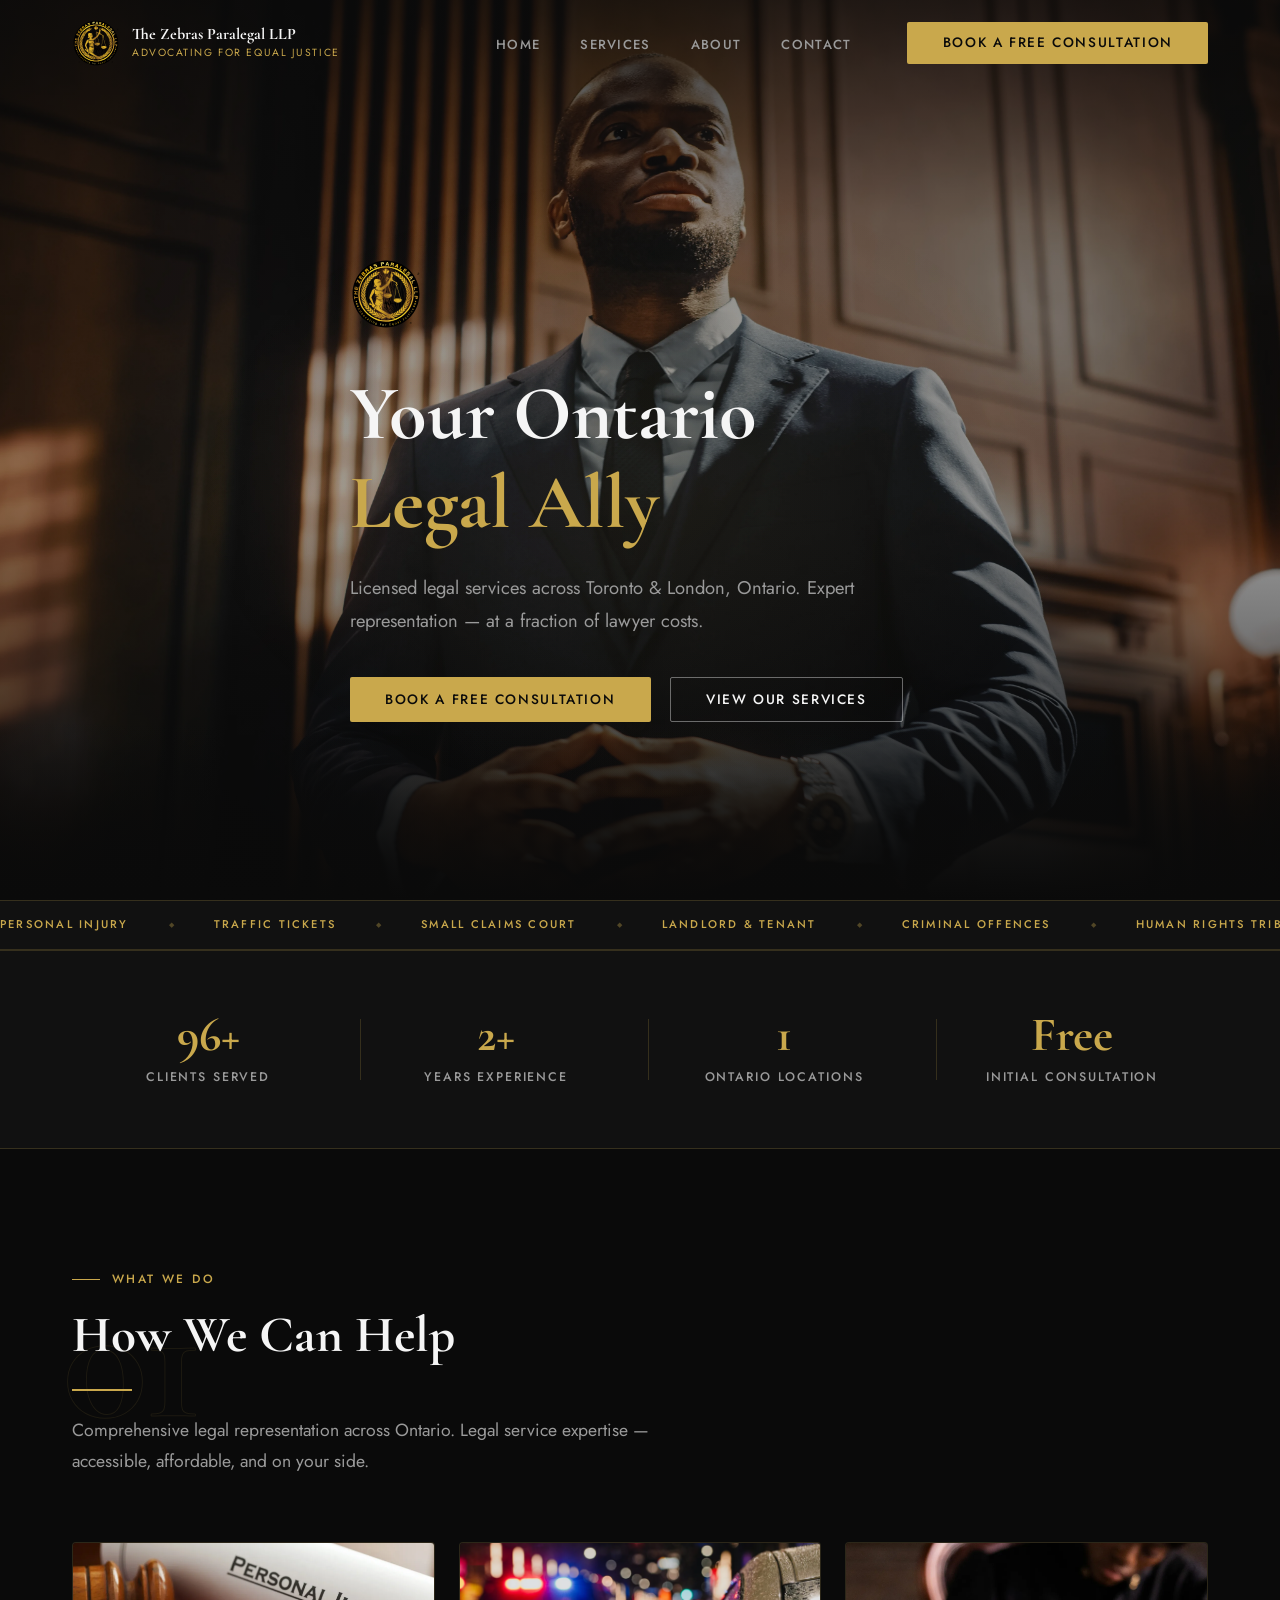
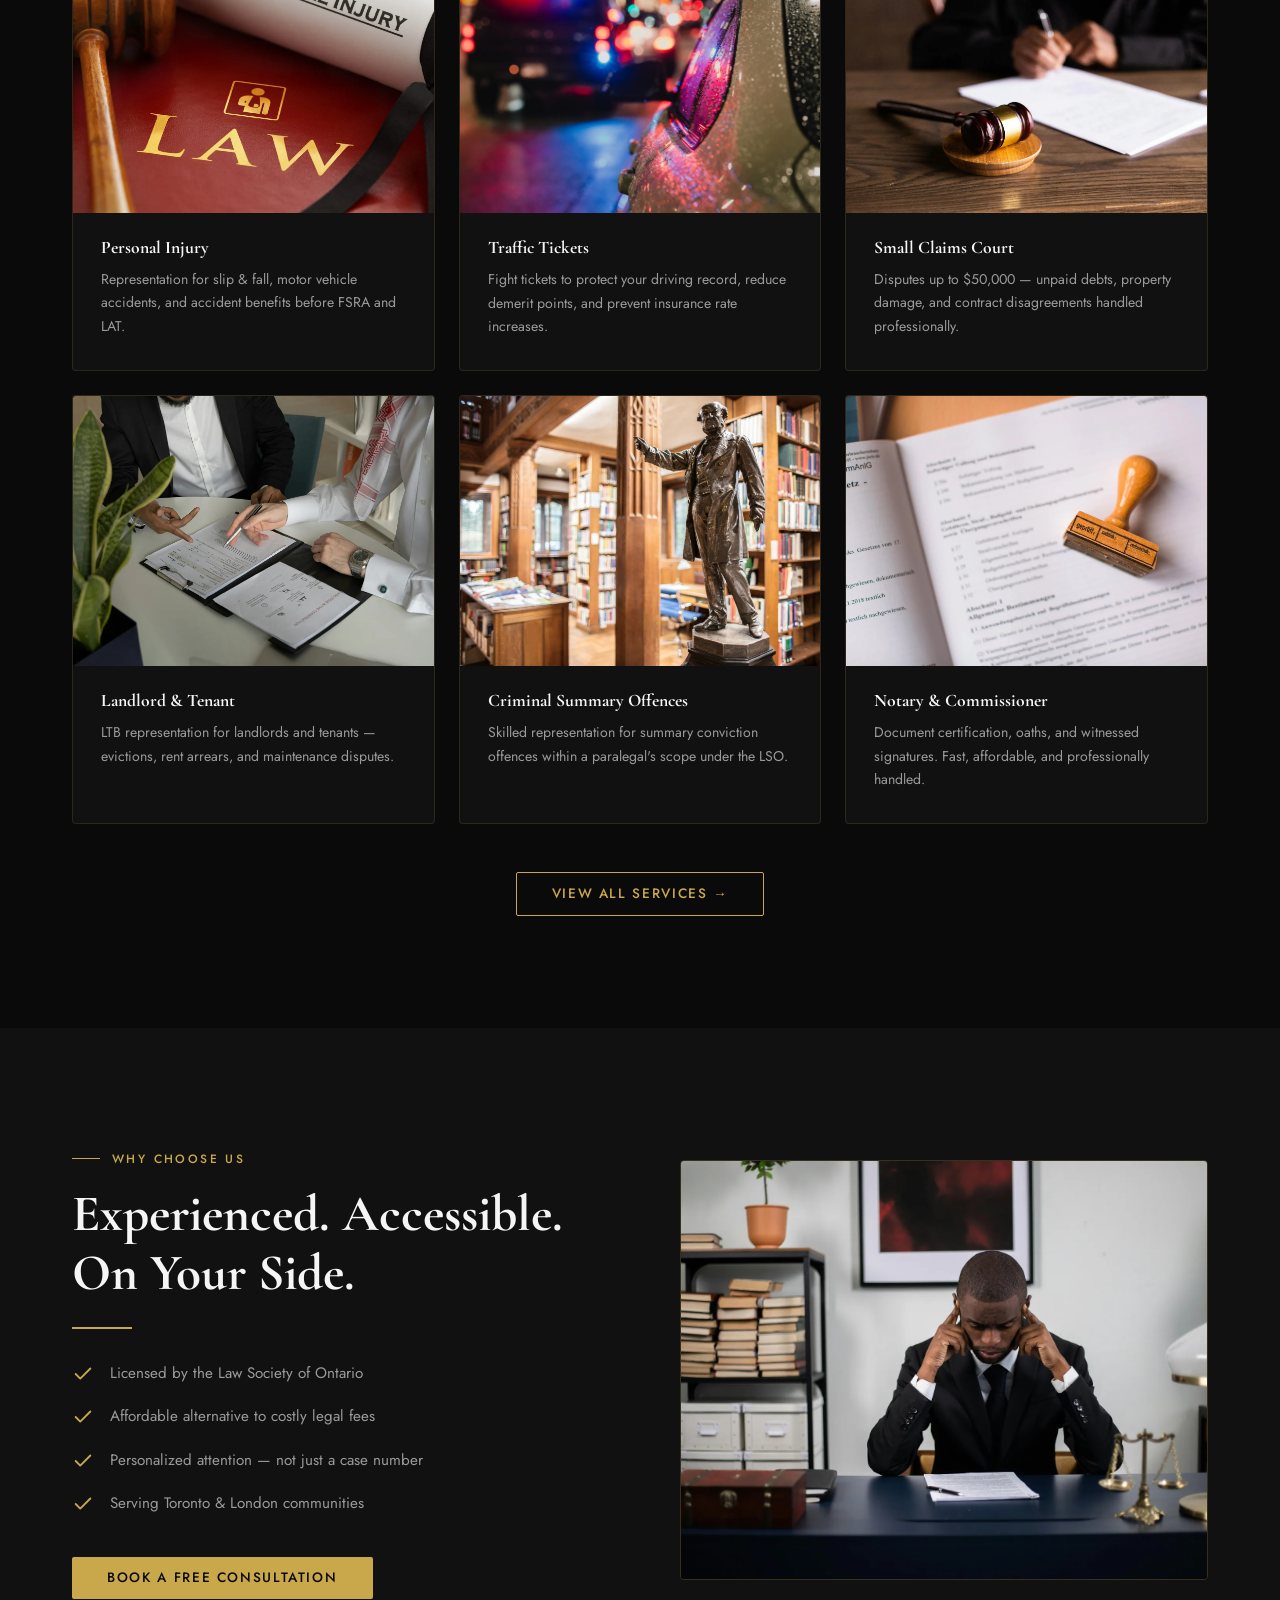
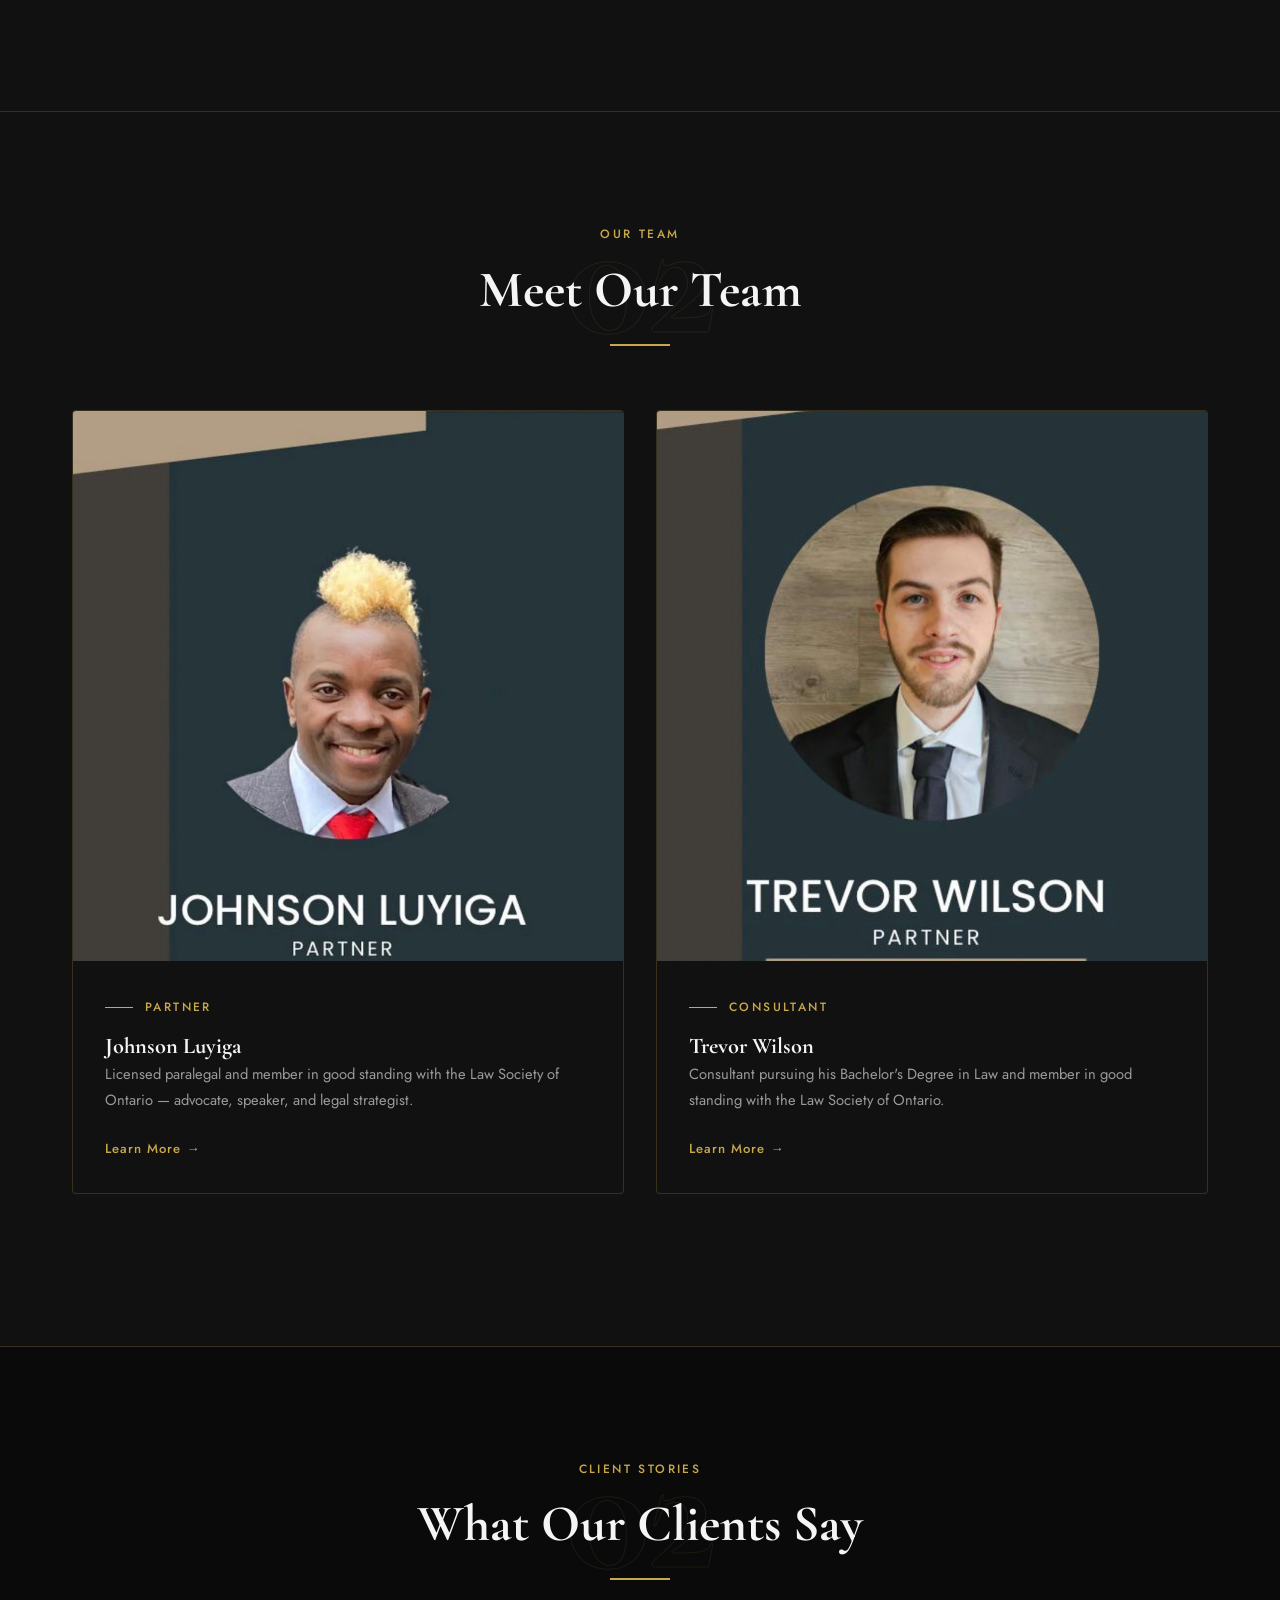
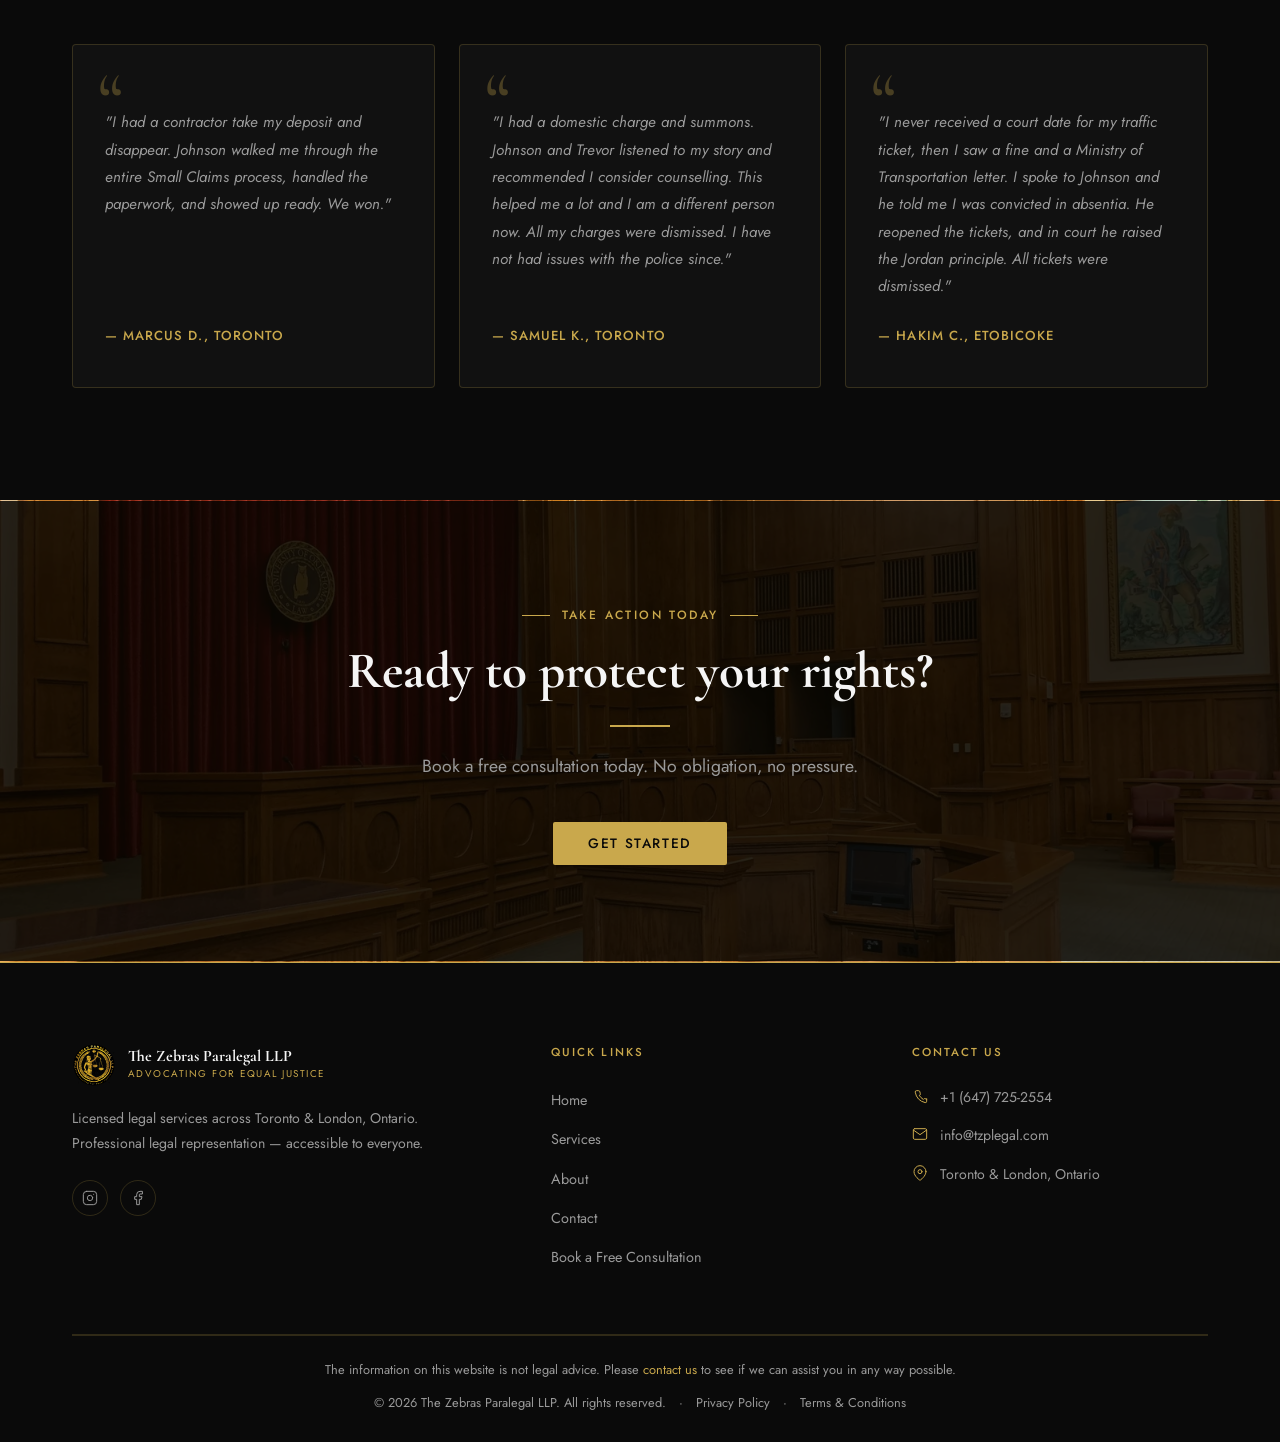
<file: index.html>
<!DOCTYPE html>
<html lang="en">
<head>
  <meta charset="UTF-8" />
  <meta name="viewport" content="width=device-width, initial-scale=1.0" />
  <title>Toronto &amp; London Legal Services | The Zebras Paralegal LLP</title>
  <meta name="description" content="Licensed legal services in Toronto &amp; London, Ontario. Traffic tickets, Small Claims, LTB, Personal Injury &amp; more. Free consultation — call (647) 725-2554." />
  <link rel="icon" type="image/svg+xml" href="images/z_new_2.svg" />
  <script type="application/ld+json">
  {
    "@context": "https://schema.org",
    "@type": "LegalService",
    "name": "The Zebras Paralegal LLP",
    "description": "Licensed legal services across Toronto and London, Ontario.",
    "url": "https://tzplegal.com",
    "telephone": "+16477252554",
    "email": "info@tzplegal.com",
    "address": [
      { "@type": "PostalAddress", "addressLocality": "Toronto", "addressRegion": "ON", "addressCountry": "CA" },
      { "@type": "PostalAddress", "addressLocality": "London", "addressRegion": "ON", "addressCountry": "CA" }
    ],
    "areaServed": ["Toronto, Ontario", "London, Ontario"],
    "priceRange": "$$",
    "openingHoursSpecification": [
      {
        "@type": "OpeningHoursSpecification",
        "dayOfWeek": ["Monday", "Tuesday", "Wednesday", "Thursday", "Friday"],
        "opens": "09:00",
        "closes": "17:00"
      },
      {
        "@type": "OpeningHoursSpecification",
        "dayOfWeek": "Saturday",
        "opens": "10:00",
        "closes": "15:00"
      }
    ]
  }
  </script>
  <link rel="stylesheet" href="styles.css" />
  <link rel="preconnect" href="https://fonts.googleapis.com" />
  <link rel="preconnect" href="https://fonts.gstatic.com" crossorigin />
  <link href="https://fonts.googleapis.com/css2?family=Cormorant+Garamond:wght@400;600;700&family=Jost:wght@300;400;500&display=swap" rel="stylesheet" />
</head>
<body>

  <!-- ============================================================
       NAVBAR
  ============================================================ -->
  <nav class="navbar">
    <div class="container">
      <div class="nav-inner">
        <a href="/" class="nav-logo">
          <img src="images/z_new_2.svg" alt="The Zebras Paralegal LLP logo" />
          <div class="nav-logo-text">
            <span class="nav-logo-name">The Zebras Paralegal LLP</span>
            <span class="nav-logo-tag">Advocating For Equal Justice</span>
          </div>
        </a>
        <ul class="nav-links">
          <li><a href="/">Home</a></li>
          <li><a href="/services">Services</a></li>
          <li><a href="/about">About</a></li>
          <li><a href="/contact">Contact</a></li>
          <li class="nav-cta"><a href="/contact" class="btn btn-gold">Book a Free Consultation</a></li>
        </ul>
        <button class="hamburger" aria-label="Open menu">
          <span></span><span></span><span></span>
        </button>
      </div>
    </div>
  </nav>

  <!-- Mobile Nav -->
  <div class="mobile-nav">
    <a href="/">Home</a>
    <a href="/services">Services</a>
    <a href="/about">About</a>
    <a href="/contact">Contact</a>
    <a href="/contact" class="btn btn-gold">Book a Free Consultation</a>
  </div>

  <!-- ============================================================
       HERO
  ============================================================ -->
  <section class="hero-home hero-photo-bg">
    <div class="container">
      <div class="hero-content">
        <img src="images/z_new_2.svg" alt="The Zebras Paralegal LLP" class="hero-logo" />
        <h1>Your Ontario<br /><span class="gold">Legal Ally</span></h1>
        <p class="hero-sub">Licensed legal services across Toronto &amp; London, Ontario. Expert representation — at a fraction of lawyer costs.</p>
        <div class="hero-btns">
          <a href="/contact" class="btn btn-gold">Book a Free Consultation</a>
          <a href="/services" class="btn btn-outline">View Our Services</a>
        </div>
      </div>
    </div>
  </section>

  <!-- MARQUEE STRIP -->
  <div class="marquee-strip" aria-hidden="true">
    <div class="marquee-track">
      <span>Personal Injury</span><span class="marquee-dot">◆</span>
      <span>Traffic Tickets</span><span class="marquee-dot">◆</span>
      <span>Small Claims Court</span><span class="marquee-dot">◆</span>
      <span>Landlord &amp; Tenant</span><span class="marquee-dot">◆</span>
      <span>Criminal Offences</span><span class="marquee-dot">◆</span>
      <span>Human Rights Tribunal</span><span class="marquee-dot">◆</span>
      <span>Immigration Board</span><span class="marquee-dot">◆</span>
      <span>Employment Law</span><span class="marquee-dot">◆</span>
      <span>Notary &amp; Commissioner</span><span class="marquee-dot">◆</span>
      <span>Personal Injury</span><span class="marquee-dot">◆</span>
      <span>Traffic Tickets</span><span class="marquee-dot">◆</span>
      <span>Small Claims Court</span><span class="marquee-dot">◆</span>
      <span>Landlord &amp; Tenant</span><span class="marquee-dot">◆</span>
      <span>Criminal Offences</span><span class="marquee-dot">◆</span>
      <span>Human Rights Tribunal</span><span class="marquee-dot">◆</span>
      <span>Immigration Board</span><span class="marquee-dot">◆</span>
      <span>Employment Law</span><span class="marquee-dot">◆</span>
      <span>Notary &amp; Commissioner</span><span class="marquee-dot">◆</span>
    </div>
  </div>

  <!-- ============================================================
       STATS
  ============================================================ -->
  <section class="stats-section zebra-bg">
    <div class="container">
      <div class="stats-grid">
        <div class="stat-item fade-up">
          <span class="stat-number" data-target="100" data-suffix="+">0</span>
          <span class="stat-label">Clients Served</span>
        </div>
        <div class="stat-item fade-up">
          <span class="stat-number" data-target="3" data-suffix="+">0</span>
          <span class="stat-label">Years Experience</span>
        </div>
        <div class="stat-item fade-up">
          <span class="stat-number" data-target="2" data-suffix="">0</span>
          <span class="stat-label">Ontario Locations</span>
        </div>
        <div class="stat-item fade-up">
          <span class="stat-number">Free</span>
          <span class="stat-label">Initial Consultation</span>
        </div>
      </div>
    </div>
  </section>

  <!-- ============================================================
       SERVICES PREVIEW
  ============================================================ -->
  <section class="section" id="services">
    <div class="container">
      <div class="section-header fade-up" data-num="01">
        <span class="section-label">What We Do</span>
        <h2 class="section-title">How We Can Help</h2>
        <div class="gold-line"></div>
        <p class="section-sub">Comprehensive legal representation across Ontario. Legal service expertise — accessible, affordable, and on your side.</p>
      </div>

      <div class="services-grid">

        <div class="photo-service-card fade-up">
          <div class="photo-service-card-img">
            <img src="images/personal-injury.webp" alt="Personal Injury" />
          </div>
          <div class="photo-service-card-content">
            <h3>Personal Injury</h3>
            <p>Representation for slip &amp; fall, motor vehicle accidents, and accident benefits before FSRA and LAT.</p>
          </div>
        </div>

        <div class="photo-service-card fade-up">
          <div class="photo-service-card-img">
            <img src="images/pulled-over.webp" alt="Traffic Tickets" />
          </div>
          <div class="photo-service-card-content">
            <h3>Traffic Tickets</h3>
            <p>Fight tickets to protect your driving record, reduce demerit points, and prevent insurance rate increases.</p>
          </div>
        </div>

        <div class="photo-service-card fade-up">
          <div class="photo-service-card-img">
            <img src="images/small-claims.webp" alt="Small Claims Court" />
          </div>
          <div class="photo-service-card-content">
            <h3>Small Claims Court</h3>
            <p>Disputes up to $50,000 — unpaid debts, property damage, and contract disagreements handled professionally.</p>
          </div>
        </div>

        <div class="photo-service-card fade-up">
          <div class="photo-service-card-img">
            <img src="images/lease-agreement.webp" alt="Landlord and Tenant Board" />
          </div>
          <div class="photo-service-card-content">
            <h3>Landlord &amp; Tenant</h3>
            <p>LTB representation for landlords and tenants — evictions, rent arrears, and maintenance disputes.</p>
          </div>
        </div>

        <div class="photo-service-card fade-up">
          <div class="photo-service-card-img">
            <img src="images/law-library.webp" alt="Criminal Summary Offences" />
          </div>
          <div class="photo-service-card-content">
            <h3>Criminal Summary Offences</h3>
            <p>Skilled representation for summary conviction offences within a paralegal's scope under the LSO.</p>
          </div>
        </div>

        <div class="photo-service-card fade-up">
          <div class="photo-service-card-img">
            <img src="images/document-stamp.webp" alt="Notary and Commissioner" />
          </div>
          <div class="photo-service-card-content">
            <h3>Notary &amp; Commissioner</h3>
            <p>Document certification, oaths, and witnessed signatures. Fast, affordable, and professionally handled.</p>
          </div>
        </div>

      </div>

      <div class="services-cta fade-up">
        <a href="/services" class="btn btn-outline-gold">View All Services →</a>
      </div>
    </div>
  </section>

  <!-- ============================================================
       WHY CHOOSE US
  ============================================================ -->
  <section class="section why-section">
    <div class="container">
      <div class="why-grid">
        <div class="why-text fade-up">
          <span class="section-label">Why Choose Us</span>
          <h2 class="section-title">Experienced. Accessible. On Your Side.</h2>
          <div class="gold-line"></div>
          <ul class="why-list">
            <li class="why-item">
              <span class="why-check">
                <svg viewBox="0 0 24 24"><polyline points="20 6 9 17 4 12"/></svg>
              </span>
              <span>Licensed by the Law Society of Ontario</span>
            </li>
            <li class="why-item">
              <span class="why-check">
                <svg viewBox="0 0 24 24"><polyline points="20 6 9 17 4 12"/></svg>
              </span>
              <span>Affordable alternative to costly legal fees</span>
            </li>
            <li class="why-item">
              <span class="why-check">
                <svg viewBox="0 0 24 24"><polyline points="20 6 9 17 4 12"/></svg>
              </span>
              <span>Personalized attention — not just a case number</span>
            </li>
            <li class="why-item">
              <span class="why-check">
                <svg viewBox="0 0 24 24"><polyline points="20 6 9 17 4 12"/></svg>
              </span>
              <span>Serving Toronto &amp; London communities</span>
            </li>
          </ul>
          <a href="/contact" class="btn btn-gold">Book a Free Consultation</a>
        </div>
        <div class="why-visual fade-up">
          <img src="images/lawyer-at-desk.webp" alt="Professional legal consultation" class="why-photo-img" />
        </div>
      </div>
    </div>
  </section>

  <!-- ============================================================
       MEET OUR TEAM
  ============================================================ -->
  <section class="section" style="background: var(--bg-secondary); border-top: 1px solid var(--border); border-bottom: 1px solid var(--border);">
    <div class="container">
      <div class="section-header centered fade-up" data-num="02">
        <span class="section-label">Our Team</span>
        <h2 class="section-title">Meet Our Team</h2>
        <div class="gold-line centered"></div>
      </div>

      <div class="team-grid">

        <div class="team-card fade-up">
          <img src="images/johnson-luyiga.webp" alt="Johnson Luyiga — Partner" class="team-card-photo" />
          <div class="team-card-body">
            <span class="section-label">Partner</span>
            <h3>Johnson Luyiga</h3>
            <p>Licensed paralegal and member in good standing with the Law Society of Ontario — advocate, speaker, and legal strategist.</p>
            <a href="/about" class="service-link">Learn More →</a>
          </div>
        </div>

        <div class="team-card fade-up">
          <img src="images/trevor-wilson.webp" alt="Trevor Wilson — Consultant" class="team-card-photo" />
          <div class="team-card-body">
            <span class="section-label">Consultant</span>
            <h3>Trevor Wilson</h3>
            <p>Consultant pursuing his Bachelor's Degree in Law and member in good standing with the Law Society of Ontario.</p>
            <a href="/about" class="service-link">Learn More →</a>
          </div>
        </div>

      </div>
    </div>
  </section>

  <!-- ============================================================
       TESTIMONIALS
  ============================================================ -->
  <section class="section">
    <div class="container">
      <div class="section-header centered fade-up" data-num="02">
        <span class="section-label">Client Stories</span>
        <h2 class="section-title">What Our Clients Say</h2>
        <div class="gold-line centered"></div>
      </div>

      <div class="testimonials-grid">

        <div class="testimonial-card fade-up">
          <p>"I had a contractor take my deposit and disappear. Johnson walked me through the entire Small Claims process, handled the paperwork, and showed up ready. We won."</p>
          <span class="testimonial-author">— Marcus D., Toronto</span>
        </div>

        <div class="testimonial-card fade-up">
          <p>"I had a domestic charge and summons. Johnson and Trevor listened to my story and recommended I consider counselling. This helped me a lot and I am a different person now. All my charges were dismissed. I have not had issues with the police since."</p>
          <span class="testimonial-author">— Samuel K., Toronto</span>
        </div>

        <div class="testimonial-card fade-up">
          <p>"I never received a court date for my traffic ticket, then I saw a fine and a Ministry of Transportation letter. I spoke to Johnson and he told me I was convicted in absentia. He reopened the tickets, and in court he raised the Jordan principle. All tickets were dismissed."</p>
          <span class="testimonial-author">— Hakim C., Etobicoke</span>
        </div>

      </div>
    </div>
  </section>

  <!-- ============================================================
       CTA BANNER
  ============================================================ -->
  <section class="cta-banner cta-banner-photo" style="background-image: url('images/courtroom.webp');">
    <div class="container">
      <div class="fade-up">
        <span class="section-label section-label--centered">Take Action Today</span>
        <h2>Ready to protect your rights?</h2>
        <div class="gold-line centered"></div>
        <p>Book a free consultation today. No obligation, no pressure.</p>
        <a href="/contact" class="btn btn-gold">Get Started</a>
      </div>
    </div>
  </section>

  <!-- ============================================================
       FOOTER
  ============================================================ -->
  <footer class="footer">
    <div class="container">
      <div class="footer-grid">
        <div>
          <div class="footer-logo">
            <img src="images/z_new_2.svg" alt="The Zebras Paralegal LLP" />
            <div>
              <div class="footer-logo-name">The Zebras Paralegal LLP</div>
              <div class="footer-logo-tag">Advocating For Equal Justice</div>
            </div>
          </div>
          <p class="footer-desc">Licensed legal services across Toronto &amp; London, Ontario. Professional legal representation — accessible to everyone.</p>
          <div class="footer-social">
            <a href="https://www.instagram.com/thezebraslegalllp" target="_blank" rel="noopener noreferrer" aria-label="Follow us on Instagram">
              <svg viewBox="0 0 24 24"><rect x="2" y="2" width="20" height="20" rx="5" ry="5"/><path d="M16 11.37A4 4 0 1 1 12.63 8 4 4 0 0 1 16 11.37z"/><line x1="17.5" y1="6.5" x2="17.51" y2="6.5"/></svg>
            </a>
            <a href="https://www.facebook.com/share/1JpXYpx6N8/?mibextid=wwXIfr" target="_blank" rel="noopener noreferrer" aria-label="Follow us on Facebook">
              <svg viewBox="0 0 24 24"><path d="M18 2h-3a5 5 0 0 0-5 5v3H7v4h3v8h4v-8h3l1-4h-4V7a1 1 0 0 1 1-1h3z"/></svg>
            </a>
          </div>
        </div>
        <div>
          <div class="footer-col-title">Quick Links</div>
          <ul class="footer-links">
            <li><a href="/">Home</a></li>
            <li><a href="/services">Services</a></li>
            <li><a href="/about">About</a></li>
            <li><a href="/contact">Contact</a></li>
            <li><a href="/contact">Book a Free Consultation</a></li>
          </ul>
        </div>
        <div>
          <div class="footer-col-title">Contact Us</div>
          <ul class="footer-contact-list">
            <li class="footer-contact-item">
              <svg viewBox="0 0 24 24"><path d="M22 16.92v3a2 2 0 0 1-2.18 2A19.79 19.79 0 0 1 4.82 6.18a2 2 0 0 1 1.95-2.18h3a2 2 0 0 1 2 1.72c.127.96.361 1.903.7 2.81a2 2 0 0 1-.45 2.11L10.91 11a16 16 0 0 0 6.1 6.1l.65-.65a2 2 0 0 1 2.11-.45c.907.339 1.85.573 2.81.7A2 2 0 0 1 22 16.92z"/></svg>
              <span><a href="tel:+16477252554">+1 (647) 725-2554</a></span>
            </li>
            <li class="footer-contact-item">
              <svg viewBox="0 0 24 24"><path d="M4 4h16c1.1 0 2 .9 2 2v12c0 1.1-.9 2-2 2H4c-1.1 0-2-.9-2-2V6c0-1.1.9-2 2-2z"/><polyline points="22,6 12,13 2,6"/></svg>
              <span><a href="mailto:info@tzplegal.com">info@tzplegal.com</a></span>
            </li>
            <li class="footer-contact-item">
              <svg viewBox="0 0 24 24"><path d="M21 10c0 7-9 13-9 13S3 17 3 10a9 9 0 0 1 18 0z"/><circle cx="12" cy="10" r="3"/></svg>
              <span>Toronto &amp; London, Ontario</span>
            </li>
          </ul>
        </div>
      </div>
      <div class="footer-disclaimer">
        The information on this website is not legal advice. Please <a href="/contact">contact us</a> to see if we can assist you in any way possible.
      </div>
      <div class="footer-bottom">
        <span class="footer-copyright">&copy; 2026 The Zebras Paralegal LLP. All rights reserved.</span>
        <div class="footer-legal">
          <a href="/privacy-policy">Privacy Policy</a>
          <a href="/terms-and-conditions">Terms &amp; Conditions</a>
        </div>
      </div>
    </div>
  </footer>

  <!-- Sticky mobile CTA -->
  <div class="sticky-cta">
    <a href="tel:+16477252554" class="sticky-cta-call" aria-label="Call us">
      <svg viewBox="0 0 24 24"><path d="M22 16.92v3a2 2 0 0 1-2.18 2A19.79 19.79 0 0 1 4.82 6.18a2 2 0 0 1 1.95-2.18h3a2 2 0 0 1 2 1.72c.127.96.361 1.903.7 2.81a2 2 0 0 1-.45 2.11L10.91 11a16 16 0 0 0 6.1 6.1l.65-.65a2 2 0 0 1 2.11-.45c.907.339 1.85.573 2.81.7A2 2 0 0 1 22 16.92z"/></svg>
    </a>
    <a href="/contact" class="btn btn-gold sticky-cta-book">Book a Free Consultation</a>
  </div>

  <script src="script.js"></script>
</body>
</html>
</file>
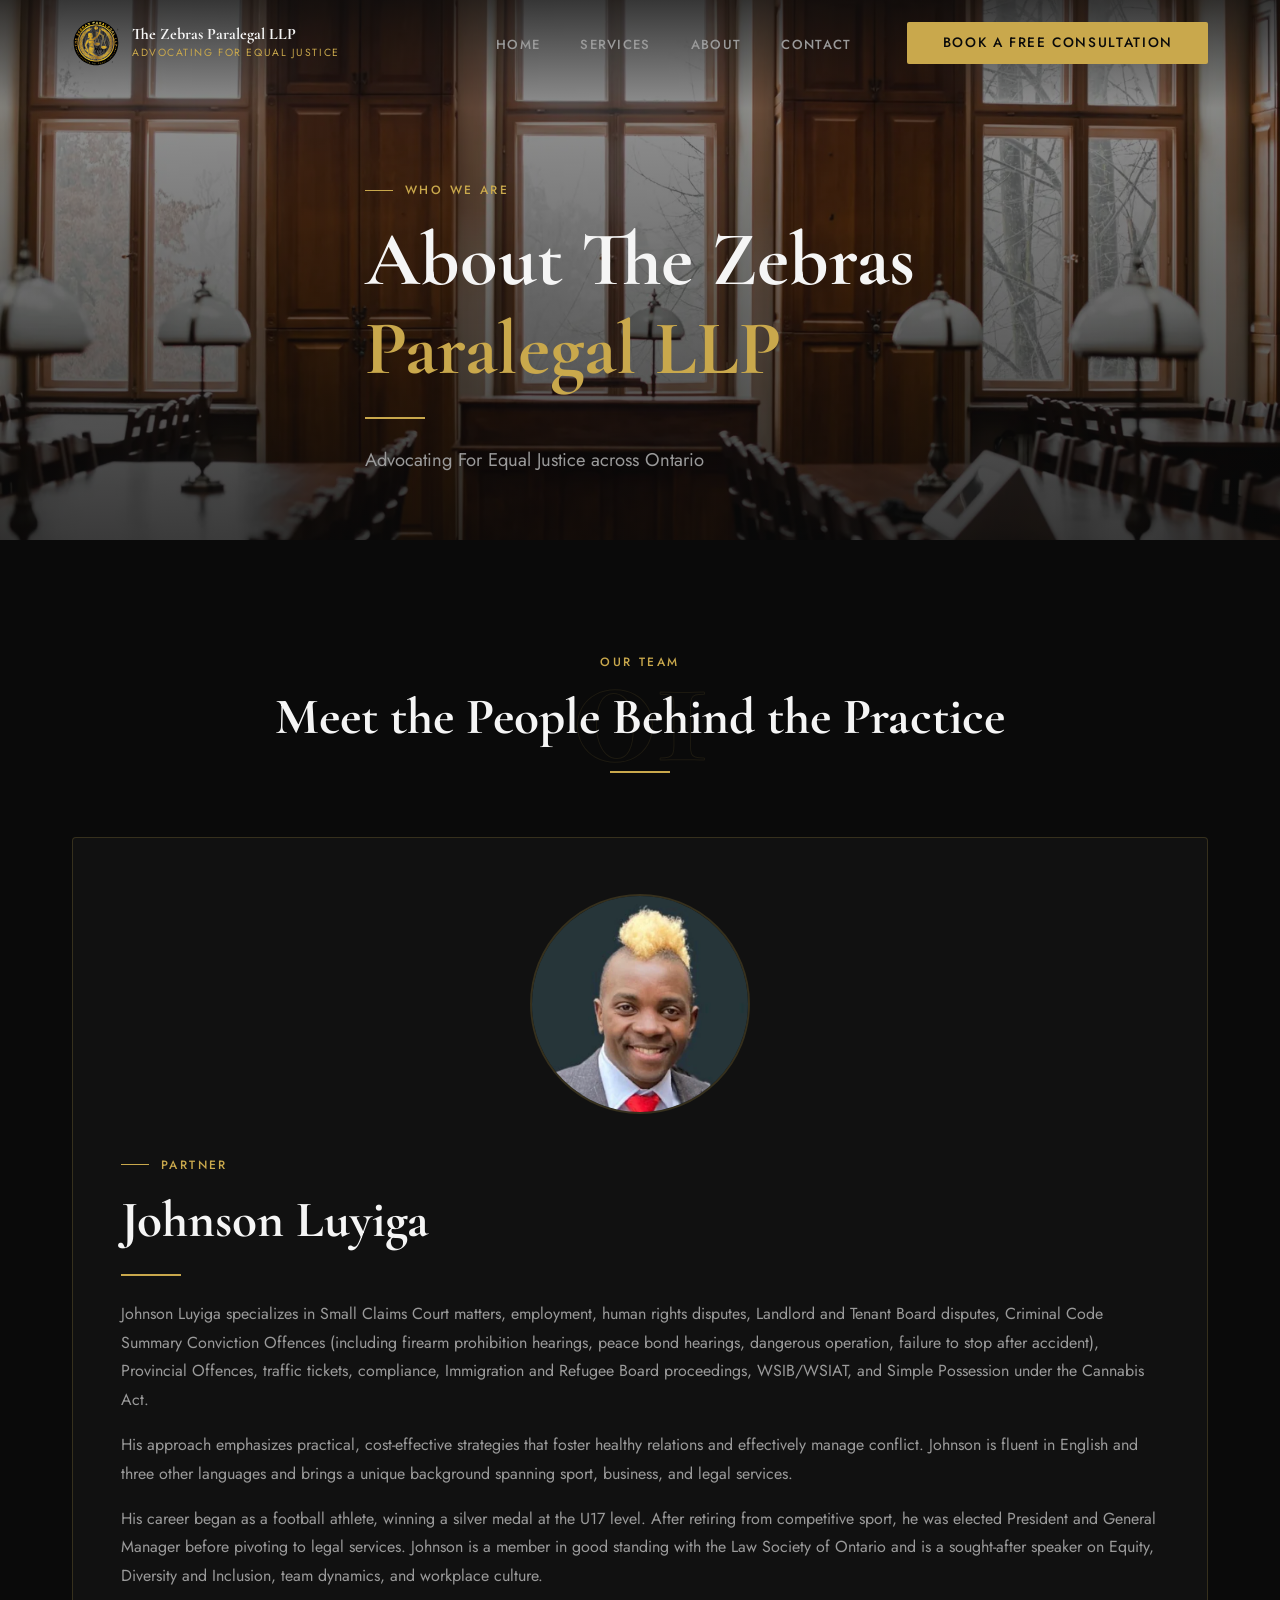
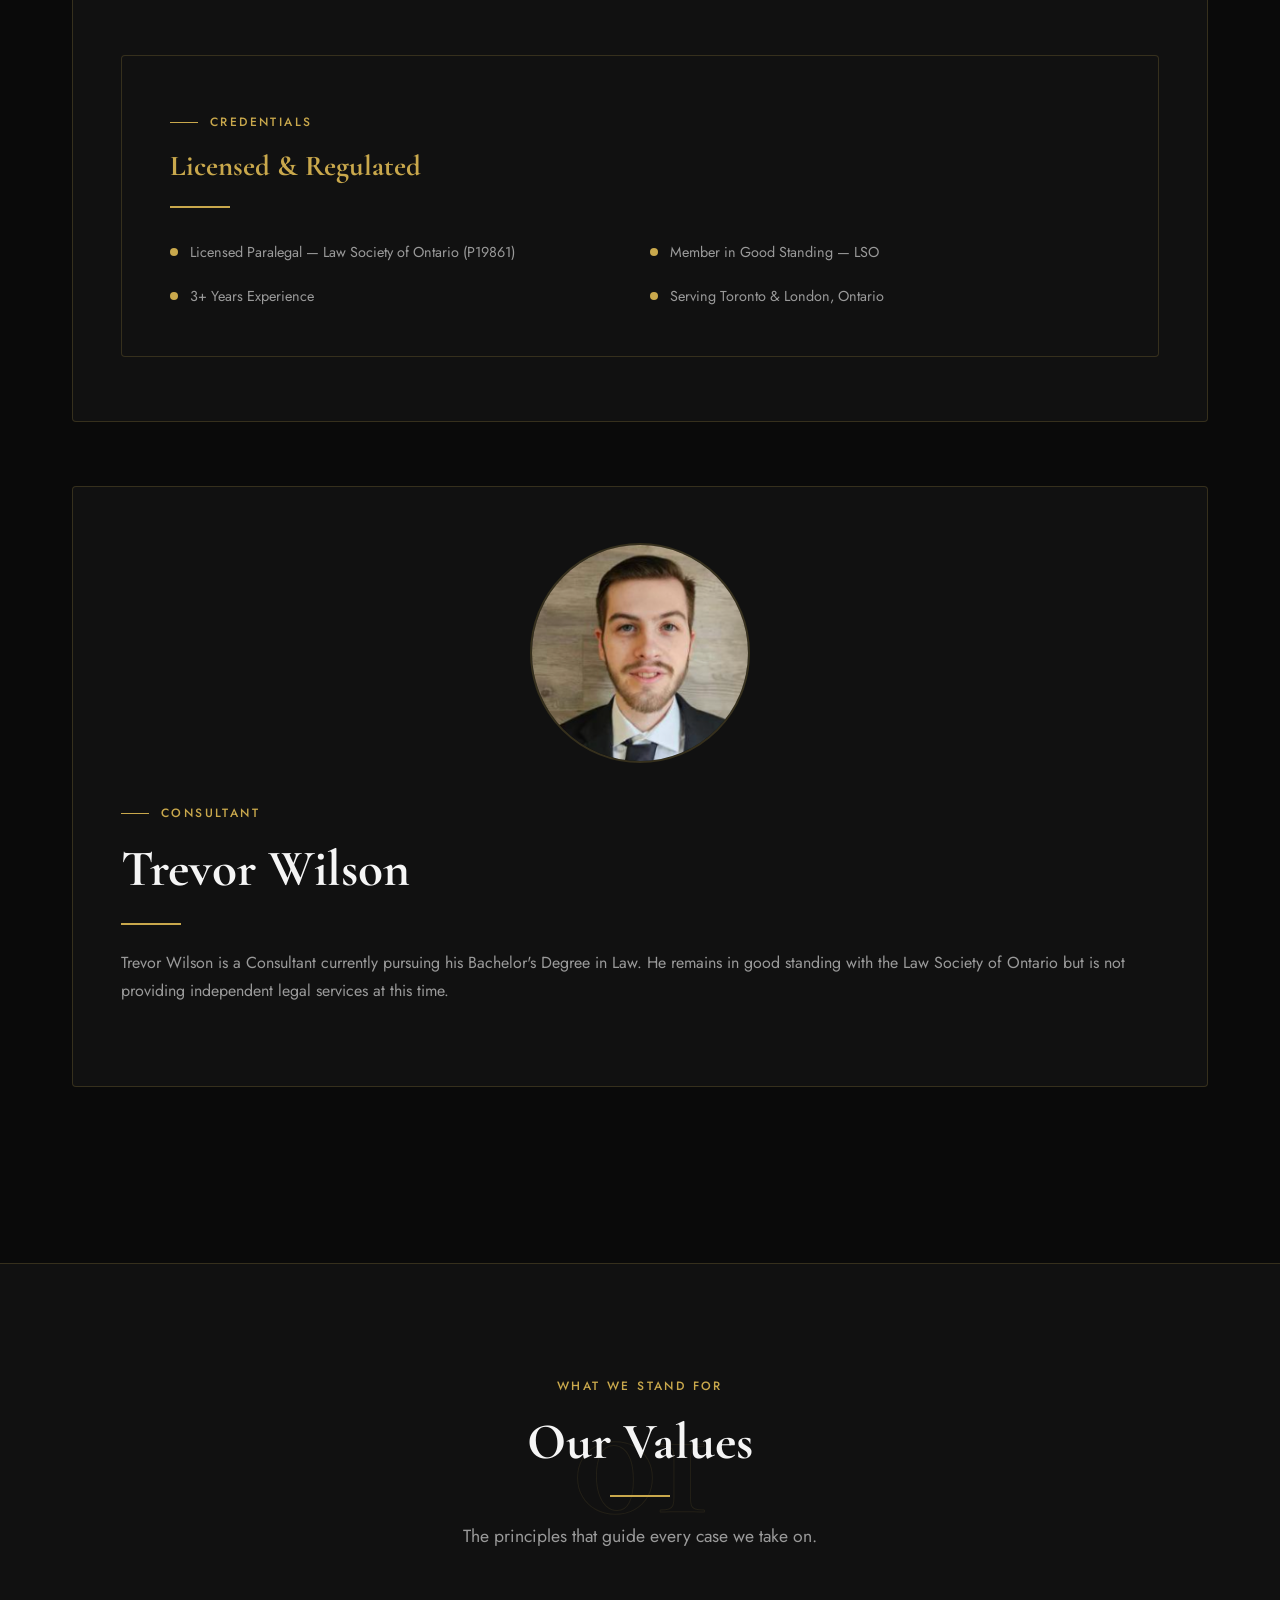
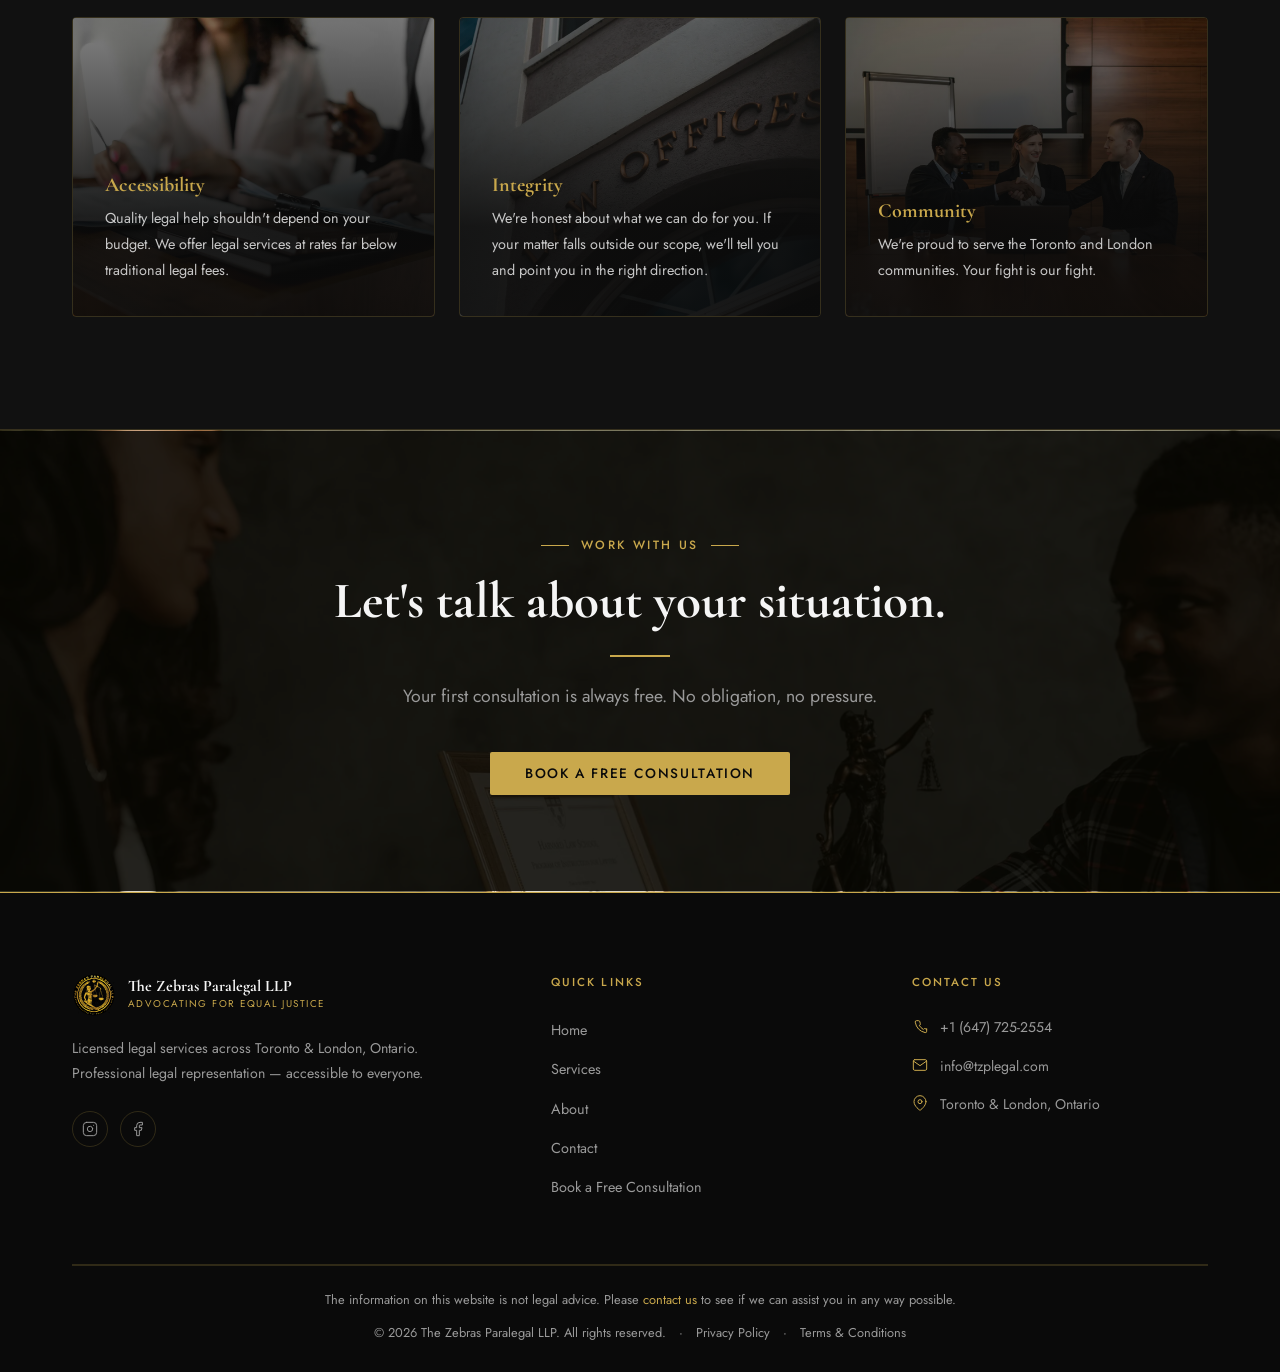
<file: about.html>
<!DOCTYPE html>
<html lang="en">
<head>
  <meta charset="UTF-8" />
  <meta name="viewport" content="width=device-width, initial-scale=1.0" />
  <title>About The Zebras LLP | The Zebras Paralegal LLP</title>
  <meta name="description" content="The Zebras Paralegal LLP — Licensed by the Law Society of Ontario. Affordable, accessible legal representation in Toronto &amp; London. Advocating For Equal Justice." />
  <link rel="icon" type="image/svg+xml" href="images/z_new_2.svg" />
  <link rel="stylesheet" href="styles.css" />
  <link rel="preconnect" href="https://fonts.googleapis.com" />
  <link rel="preconnect" href="https://fonts.gstatic.com" crossorigin />
  <link href="https://fonts.googleapis.com/css2?family=Cormorant+Garamond:wght@400;600;700&family=Jost:wght@300;400;500&display=swap" rel="stylesheet" />
</head>
<body>

  <!-- ============================================================
       NAVBAR
  ============================================================ -->
  <nav class="navbar">
    <div class="container">
      <div class="nav-inner">
        <a href="/" class="nav-logo">
          <img src="images/z_new_2.svg" alt="The Zebras Paralegal LLP logo" />
          <div class="nav-logo-text">
            <span class="nav-logo-name">The Zebras Paralegal LLP</span>
            <span class="nav-logo-tag">Advocating For Equal Justice</span>
          </div>
        </a>
        <ul class="nav-links">
          <li><a href="/">Home</a></li>
          <li><a href="/services">Services</a></li>
          <li><a href="/about">About</a></li>
          <li><a href="/contact">Contact</a></li>
          <li class="nav-cta"><a href="/contact" class="btn btn-gold">Book a Free Consultation</a></li>
        </ul>
        <button class="hamburger" aria-label="Open menu">
          <span></span><span></span><span></span>
        </button>
      </div>
    </div>
  </nav>

  <!-- Mobile Nav -->
  <div class="mobile-nav">
    <a href="/">Home</a>
    <a href="/services">Services</a>
    <a href="/about">About</a>
    <a href="/contact">Contact</a>
    <a href="/contact" class="btn btn-gold">Book a Free Consultation</a>
  </div>

  <!-- ============================================================
       PAGE HERO
  ============================================================ -->
  <section class="page-hero page-hero-photo page-hero-about">
    <div class="container">
      <div class="page-hero-content fade-up">
        <span class="section-label">Who We Are</span>
        <h1>About The Zebras<br /><span class="gold">Paralegal LLP</span></h1>
        <div class="gold-line"></div>
        <p>Advocating For Equal Justice across Ontario</p>
      </div>
    </div>
  </section>

  <!-- ============================================================
       TEAM PROFILES
  ============================================================ -->
  <section class="section">
    <div class="container">
      <div class="section-header centered fade-up" data-num="01">
        <span class="section-label">Our Team</span>
        <h2 class="section-title">Meet the People Behind the Practice</h2>
        <div class="gold-line centered"></div>
      </div>

      <!-- Johnson Luyiga -->
      <div class="team-profile-split fade-up">
        <div class="team-profile-photo-wrap">
          <img src="images/johnson-luyiga.webp" alt="Johnson Luyiga — Partner" />
        </div>
        <div class="team-profile-text">
          <span class="section-label">Partner</span>
          <h2>Johnson Luyiga</h2>
          <div class="gold-line"></div>
          <p>Johnson Luyiga specializes in Small Claims Court matters, employment, human rights disputes, Landlord and Tenant Board disputes, Criminal Code Summary Conviction Offences (including firearm prohibition hearings, peace bond hearings, dangerous operation, failure to stop after accident), Provincial Offences, traffic tickets, compliance, Immigration and Refugee Board proceedings, WSIB/WSIAT, and Simple Possession under the Cannabis Act.</p>
          <p>His approach emphasizes practical, cost-effective strategies that foster healthy relations and effectively manage conflict. Johnson is fluent in English and three other languages and brings a unique background spanning sport, business, and legal services.</p>
          <p>His career began as a football athlete, winning a silver medal at the U17 level. After retiring from competitive sport, he was elected President and General Manager before pivoting to legal services. Johnson is a member in good standing with the Law Society of Ontario and is a sought-after speaker on Equity, Diversity and Inclusion, team dynamics, and workplace culture.</p>
          <div class="credentials-panel">
            <span class="section-label">Credentials</span>
            <h3>Licensed &amp; Regulated</h3>
            <div class="gold-line"></div>
            <div class="credentials-list">
              <div class="credential-item">
                <span class="credential-dot"></span>
                <span>Licensed Paralegal — Law Society of Ontario (P19861)</span>
              </div>
              <div class="credential-item">
                <span class="credential-dot"></span>
                <span>Member in Good Standing — LSO</span>
              </div>
              <div class="credential-item">
                <span class="credential-dot"></span>
                <span>3+ Years Experience</span>
              </div>
              <div class="credential-item">
                <span class="credential-dot"></span>
                <span>Serving Toronto &amp; London, Ontario</span>
              </div>
            </div>
          </div>
        </div>
      </div>

      <!-- Trevor Wilson -->
      <div class="team-profile-split reverse fade-up">
        <div class="team-profile-photo-wrap">
          <img src="images/trevor-wilson.webp" alt="Trevor Wilson — Consultant" />
        </div>
        <div class="team-profile-text">
          <span class="section-label">Consultant</span>
          <h2>Trevor Wilson</h2>
          <div class="gold-line"></div>
          <p>Trevor Wilson is a Consultant currently pursuing his Bachelor's Degree in Law. He remains in good standing with the Law Society of Ontario but is not providing independent legal services at this time.</p>
        </div>
      </div>

    </div>
  </section>

  <!-- ============================================================
       VALUES SECTION
  ============================================================ -->
  <section class="section" style="background: var(--bg-secondary); border-top: 1px solid var(--border); border-bottom: 1px solid var(--border);">
    <div class="container">
      <div class="section-header centered fade-up" data-num="01">
        <span class="section-label">What We Stand For</span>
        <h2 class="section-title">Our Values</h2>
        <div class="gold-line centered"></div>
        <p class="section-sub">The principles that guide every case we take on.</p>
      </div>

      <div class="values-grid">

        <div class="photo-value-card fade-up">
          <img src="images/law-consultation.webp" alt="Accessibility" style="position:absolute;inset:0;width:100%;height:100%;object-fit:cover;z-index:0;" />
          <div class="photo-value-card-content">
            <h3>Accessibility</h3>
            <p>Quality legal help shouldn't depend on your budget. We offer legal services at rates far below traditional legal fees.</p>
          </div>
        </div>

        <div class="photo-value-card fade-up">
          <img src="images/law-offices-sign.webp" alt="Integrity" style="position:absolute;inset:0;width:100%;height:100%;object-fit:cover;z-index:0;" />
          <div class="photo-value-card-content">
            <h3>Integrity</h3>
            <p>We're honest about what we can do for you. If your matter falls outside our scope, we'll tell you and point you in the right direction.</p>
          </div>
        </div>

        <div class="photo-value-card fade-up">
          <img src="images/handshake.webp" alt="Community" style="position:absolute;inset:0;width:100%;height:100%;object-fit:cover;z-index:0;" />
          <div class="photo-value-card-content">
            <h3>Community</h3>
            <p>We're proud to serve the Toronto and London communities. Your fight is our fight.</p>
          </div>
        </div>

      </div>
    </div>
  </section>

  <!-- ============================================================
       CTA BANNER
  ============================================================ -->
  <section class="cta-banner cta-banner-photo" style="background-image: url('images/client-meeting.webp'); background-position: center 20%;">
    <div class="container">
      <div class="fade-up">
        <span class="section-label section-label--centered">Work With Us</span>
        <h2>Let's talk about your situation.</h2>
        <div class="gold-line centered"></div>
        <p>Your first consultation is always free. No obligation, no pressure.</p>
        <a href="/contact" class="btn btn-gold">Book a Free Consultation</a>
      </div>
    </div>
  </section>

  <!-- ============================================================
       FOOTER
  ============================================================ -->
  <footer class="footer">
    <div class="container">
      <div class="footer-grid">
        <div>
          <div class="footer-logo">
            <img src="images/z_new_2.svg" alt="The Zebras Paralegal LLP" />
            <div>
              <div class="footer-logo-name">The Zebras Paralegal LLP</div>
              <div class="footer-logo-tag">Advocating For Equal Justice</div>
            </div>
          </div>
          <p class="footer-desc">Licensed legal services across Toronto &amp; London, Ontario. Professional legal representation — accessible to everyone.</p>
          <div class="footer-social">
            <a href="https://www.instagram.com/thezebraslegalllp" target="_blank" rel="noopener noreferrer" aria-label="Follow us on Instagram">
              <svg viewBox="0 0 24 24"><rect x="2" y="2" width="20" height="20" rx="5" ry="5"/><path d="M16 11.37A4 4 0 1 1 12.63 8 4 4 0 0 1 16 11.37z"/><line x1="17.5" y1="6.5" x2="17.51" y2="6.5"/></svg>
            </a>
            <a href="https://www.facebook.com/share/1JpXYpx6N8/?mibextid=wwXIfr" target="_blank" rel="noopener noreferrer" aria-label="Follow us on Facebook">
              <svg viewBox="0 0 24 24"><path d="M18 2h-3a5 5 0 0 0-5 5v3H7v4h3v8h4v-8h3l1-4h-4V7a1 1 0 0 1 1-1h3z"/></svg>
            </a>
          </div>
        </div>
        <div>
          <div class="footer-col-title">Quick Links</div>
          <ul class="footer-links">
            <li><a href="/">Home</a></li>
            <li><a href="/services">Services</a></li>
            <li><a href="/about">About</a></li>
            <li><a href="/contact">Contact</a></li>
            <li><a href="/contact">Book a Free Consultation</a></li>
          </ul>
        </div>
        <div>
          <div class="footer-col-title">Contact Us</div>
          <ul class="footer-contact-list">
            <li class="footer-contact-item">
              <svg viewBox="0 0 24 24"><path d="M22 16.92v3a2 2 0 0 1-2.18 2A19.79 19.79 0 0 1 4.82 6.18a2 2 0 0 1 1.95-2.18h3a2 2 0 0 1 2 1.72c.127.96.361 1.903.7 2.81a2 2 0 0 1-.45 2.11L10.91 11a16 16 0 0 0 6.1 6.1l.65-.65a2 2 0 0 1 2.11-.45c.907.339 1.85.573 2.81.7A2 2 0 0 1 22 16.92z"/></svg>
              <span><a href="tel:+16477252554">+1 (647) 725-2554</a></span>
            </li>
            <li class="footer-contact-item">
              <svg viewBox="0 0 24 24"><path d="M4 4h16c1.1 0 2 .9 2 2v12c0 1.1-.9 2-2 2H4c-1.1 0-2-.9-2-2V6c0-1.1.9-2 2-2z"/><polyline points="22,6 12,13 2,6"/></svg>
              <span><a href="mailto:info@tzplegal.com">info@tzplegal.com</a></span>
            </li>
            <li class="footer-contact-item">
              <svg viewBox="0 0 24 24"><path d="M21 10c0 7-9 13-9 13S3 17 3 10a9 9 0 0 1 18 0z"/><circle cx="12" cy="10" r="3"/></svg>
              <span>Toronto &amp; London, Ontario</span>
            </li>
          </ul>
        </div>
      </div>
      <div class="footer-disclaimer">
        The information on this website is not legal advice. Please <a href="/contact">contact us</a> to see if we can assist you in any way possible.
      </div>
      <div class="footer-bottom">
        <span class="footer-copyright">&copy; 2026 The Zebras Paralegal LLP. All rights reserved.</span>
        <div class="footer-legal">
          <a href="/privacy-policy">Privacy Policy</a>
          <a href="/terms-and-conditions">Terms &amp; Conditions</a>
        </div>
      </div>
    </div>
  </footer>

  <!-- Sticky mobile CTA -->
  <div class="sticky-cta">
    <a href="tel:+16477252554" class="sticky-cta-call" aria-label="Call us">
      <svg viewBox="0 0 24 24"><path d="M22 16.92v3a2 2 0 0 1-2.18 2A19.79 19.79 0 0 1 4.82 6.18a2 2 0 0 1 1.95-2.18h3a2 2 0 0 1 2 1.72c.127.96.361 1.903.7 2.81a2 2 0 0 1-.45 2.11L10.91 11a16 16 0 0 0 6.1 6.1l.65-.65a2 2 0 0 1 2.11-.45c.907.339 1.85.573 2.81.7A2 2 0 0 1 22 16.92z"/></svg>
    </a>
    <a href="/contact" class="btn btn-gold sticky-cta-book">Book a Free Consultation</a>
  </div>

  <script src="script.js"></script>
</body>
</html>
</file>
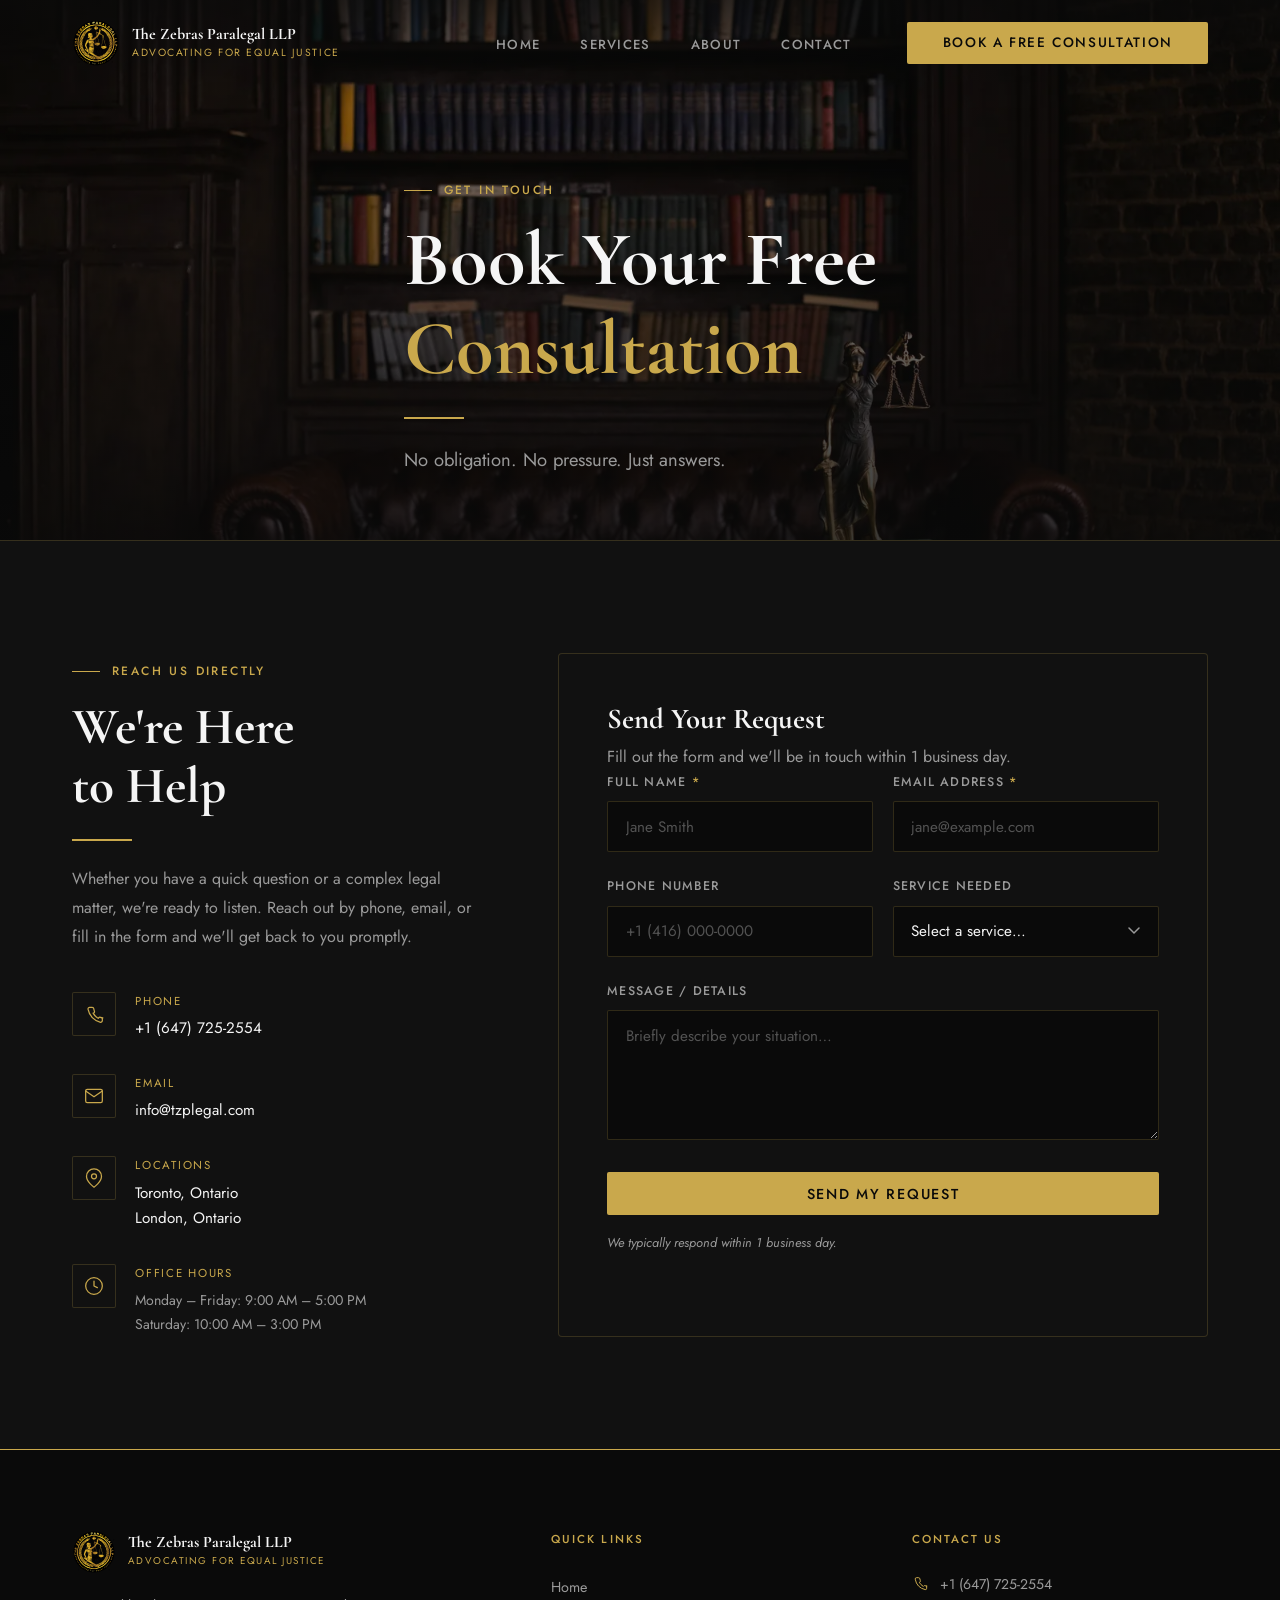
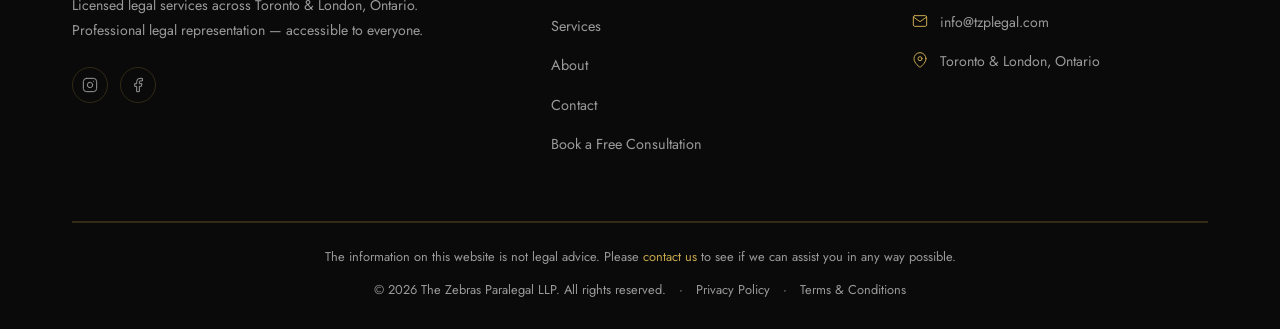
<file: contact.html>
<!DOCTYPE html>
<html lang="en">
<head>
  <meta charset="UTF-8" />
  <meta name="viewport" content="width=device-width, initial-scale=1.0" />
  <title>Book a Free Legal Consultation | The Zebras Paralegal LLP</title>
  <meta name="description" content="Book your free consultation with The Zebras Paralegal LLP. Call (647) 725-2554 or send a message. Serving Toronto &amp; London, Ontario. No obligation." />
  <link rel="icon" type="image/svg+xml" href="images/z_new_2.svg" />
  <link rel="stylesheet" href="styles.css" />
  <link rel="preconnect" href="https://fonts.googleapis.com" />
  <link rel="preconnect" href="https://fonts.gstatic.com" crossorigin />
  <link href="https://fonts.googleapis.com/css2?family=Cormorant+Garamond:wght@400;600;700&family=Jost:wght@300;400;500&display=swap" rel="stylesheet" />
</head>
<body>

  <!-- ============================================================
       NAVBAR
  ============================================================ -->
  <nav class="navbar">
    <div class="container">
      <div class="nav-inner">
        <a href="/" class="nav-logo">
          <img src="images/z_new_2.svg" alt="The Zebras Paralegal LLP logo" />
          <div class="nav-logo-text">
            <span class="nav-logo-name">The Zebras Paralegal LLP</span>
            <span class="nav-logo-tag">Advocating For Equal Justice</span>
          </div>
        </a>
        <ul class="nav-links">
          <li><a href="/">Home</a></li>
          <li><a href="/services">Services</a></li>
          <li><a href="/about">About</a></li>
          <li><a href="/contact">Contact</a></li>
          <li class="nav-cta"><a href="/contact" class="btn btn-gold">Book a Free Consultation</a></li>
        </ul>
        <button class="hamburger" aria-label="Open menu">
          <span></span><span></span><span></span>
        </button>
      </div>
    </div>
  </nav>

  <!-- Mobile Nav -->
  <div class="mobile-nav">
    <a href="/">Home</a>
    <a href="/services">Services</a>
    <a href="/about">About</a>
    <a href="/contact">Contact</a>
    <a href="/contact" class="btn btn-gold">Book a Free Consultation</a>
  </div>

  <!-- ============================================================
       PAGE HERO
  ============================================================ -->
  <section class="page-hero page-hero-photo page-hero-contact">
    <div class="container">
      <div class="page-hero-content fade-up">
        <span class="section-label">Get In Touch</span>
        <h1>Book Your Free<br /><span class="gold">Consultation</span></h1>
        <div class="gold-line"></div>
        <p>No obligation. No pressure. Just answers.</p>
      </div>
    </div>
  </section>

  <!-- ============================================================
       CONTACT LAYOUT
  ============================================================ -->
  <section class="section contact-photo-section">
    <div class="container">
      <div class="contact-grid">

        <!-- Left: Contact Info -->
        <div class="contact-info fade-up">
          <span class="section-label">Reach Us Directly</span>
          <h2>We're Here<br />to Help</h2>
          <div class="gold-line"></div>
          <p>Whether you have a quick question or a complex legal matter, we're ready to listen. Reach out by phone, email, or fill in the form and we'll get back to you promptly.</p>

          <div class="contact-items">
            <div class="contact-item">
              <div class="contact-item-icon">
                <svg viewBox="0 0 24 24">
                  <path d="M22 16.92v3a2 2 0 0 1-2.18 2A19.79 19.79 0 0 1 4.82 6.18a2 2 0 0 1 1.95-2.18h3a2 2 0 0 1 2 1.72c.127.96.361 1.903.7 2.81a2 2 0 0 1-.45 2.11L10.91 11a16 16 0 0 0 6.1 6.1l.65-.65a2 2 0 0 1 2.11-.45c.907.339 1.85.573 2.81.7A2 2 0 0 1 22 16.92z"/>
                </svg>
              </div>
              <div>
                <span class="contact-item-label">Phone</span>
                <div class="contact-item-value"><a href="tel:+16477252554">+1 (647) 725-2554</a></div>
              </div>
            </div>

            <div class="contact-item">
              <div class="contact-item-icon">
                <svg viewBox="0 0 24 24">
                  <path d="M4 4h16c1.1 0 2 .9 2 2v12c0 1.1-.9 2-2 2H4c-1.1 0-2-.9-2-2V6c0-1.1.9-2 2-2z"/>
                  <polyline points="22,6 12,13 2,6"/>
                </svg>
              </div>
              <div>
                <span class="contact-item-label">Email</span>
                <div class="contact-item-value"><a href="mailto:info@tzplegal.com">info@tzplegal.com</a></div>
              </div>
            </div>

            <div class="contact-item">
              <div class="contact-item-icon">
                <svg viewBox="0 0 24 24">
                  <path d="M21 10c0 7-9 13-9 13S3 17 3 10a9 9 0 0 1 18 0z"/>
                  <circle cx="12" cy="10" r="3"/>
                </svg>
              </div>
              <div>
                <span class="contact-item-label">Locations</span>
                <div class="contact-item-value">Toronto, Ontario<br />London, Ontario</div>
              </div>
            </div>

            <div class="contact-item">
              <div class="contact-item-icon">
                <svg viewBox="0 0 24 24">
                  <circle cx="12" cy="12" r="10"/>
                  <polyline points="12 6 12 12 16 14"/>
                </svg>
              </div>
              <div>
                <span class="contact-item-label">Office Hours</span>
                <div class="contact-item-value" style="color: var(--muted); font-size: 0.88rem;">
                  Monday – Friday: 9:00 AM – 5:00 PM<br />
                  Saturday: 10:00 AM – 3:00 PM
                </div>
              </div>
            </div>
          </div>
        </div>

        <!-- Right: Contact Form -->
        <div class="contact-form-wrap fade-up">

          <!-- Success message — shown when ?success=1 is in URL -->
          <div class="form-success" id="formSuccess" style="display:none;">
            <div class="form-success-icon">
              <svg viewBox="0 0 24 24"><polyline points="20 6 9 17 4 12"/></svg>
            </div>
            <h3>Message Received</h3>
            <p>Thank you for reaching out. We'll be in touch within 1 business day.</p>
            <p style="font-size:0.85rem; color:var(--muted);">In the meantime, you're welcome to call us directly at <a href="tel:+16477252554" style="color:var(--gold);">+1 (647) 725-2554</a>.</p>
          </div>

          <div id="formContent">
            <h3>Send Your Request</h3>
            <p>Fill out the form and we'll be in touch within 1 business day.</p>

          <form action="https://api.web3forms.com/submit" method="POST">
            <input type="hidden" name="access_key" value="afa6b400-519c-4ef4-a2ac-209997fd6307">
            <input type="hidden" name="subject" value="New Consultation Request — The Zebras Paralegal LLP">
            <input type="hidden" name="redirect" value="https://tzplegal.com/contact?success=1">
            <input type="checkbox" name="botcheck" style="display:none">
            <div class="form-row">
              <div class="form-group">
                <label for="name">Full Name <span style="color:var(--gold)">*</span></label>
                <input type="text" id="name" name="name" placeholder="Jane Smith" required />
              </div>
              <div class="form-group">
                <label for="email">Email Address <span style="color:var(--gold)">*</span></label>
                <input type="email" id="email" name="email" placeholder="jane@example.com" required />
              </div>
            </div>

            <div class="form-row">
              <div class="form-group">
                <label for="phone">Phone Number</label>
                <input type="tel" id="phone" name="phone" placeholder="+1 (416) 000-0000" />
              </div>
              <div class="form-group">
                <label for="service">Service Needed</label>
                <select id="service" name="service">
                  <option value="" disabled selected>Select a service…</option>
                  <option value="personal-injury">Personal Injury</option>
                  <option value="traffic-tickets">Traffic Tickets</option>
                  <option value="small-claims">Small Claims Court</option>
                  <option value="landlord-tenant">Landlord &amp; Tenant</option>
                  <option value="criminal">Criminal Summary Offences</option>
                  <option value="human-rights">Human Rights Tribunal</option>
                  <option value="immigration">Immigration &amp; Refugee Board</option>
                  <option value="employment">Employment Law</option>
                  <option value="realtors">Realtor's Regulation</option>
                  <option value="notary">Notary / Commissioner of Oaths</option>
                  <option value="other">Other</option>
                </select>
              </div>
            </div>

            <div class="form-group">
              <label for="message">Message / Details</label>
              <textarea id="message" name="message" placeholder="Briefly describe your situation…"></textarea>
            </div>

            <div class="h-captcha" data-captcha="true" style="margin-bottom: 1rem;"></div>
            <button type="submit" class="btn btn-gold" style="width:100%; font-size:0.9rem;">Send My Request</button>
            <p class="form-note">We typically respond within 1 business day.</p>
          </form>
          </div><!-- /formContent -->
        </div>

      </div>
    </div>
  </section>

  <!-- ============================================================
       FOOTER
  ============================================================ -->
  <footer class="footer">
    <div class="container">
      <div class="footer-grid">
        <div>
          <div class="footer-logo">
            <img src="images/z_new_2.svg" alt="The Zebras Paralegal LLP" />
            <div>
              <div class="footer-logo-name">The Zebras Paralegal LLP</div>
              <div class="footer-logo-tag">Advocating For Equal Justice</div>
            </div>
          </div>
          <p class="footer-desc">Licensed legal services across Toronto &amp; London, Ontario. Professional legal representation — accessible to everyone.</p>
          <div class="footer-social">
            <a href="https://www.instagram.com/thezebraslegalllp" target="_blank" rel="noopener noreferrer" aria-label="Follow us on Instagram">
              <svg viewBox="0 0 24 24"><rect x="2" y="2" width="20" height="20" rx="5" ry="5"/><path d="M16 11.37A4 4 0 1 1 12.63 8 4 4 0 0 1 16 11.37z"/><line x1="17.5" y1="6.5" x2="17.51" y2="6.5"/></svg>
            </a>
            <a href="https://www.facebook.com/share/1JpXYpx6N8/?mibextid=wwXIfr" target="_blank" rel="noopener noreferrer" aria-label="Follow us on Facebook">
              <svg viewBox="0 0 24 24"><path d="M18 2h-3a5 5 0 0 0-5 5v3H7v4h3v8h4v-8h3l1-4h-4V7a1 1 0 0 1 1-1h3z"/></svg>
            </a>
          </div>
        </div>
        <div>
          <div class="footer-col-title">Quick Links</div>
          <ul class="footer-links">
            <li><a href="/">Home</a></li>
            <li><a href="/services">Services</a></li>
            <li><a href="/about">About</a></li>
            <li><a href="/contact">Contact</a></li>
            <li><a href="/contact">Book a Free Consultation</a></li>
          </ul>
        </div>
        <div>
          <div class="footer-col-title">Contact Us</div>
          <ul class="footer-contact-list">
            <li class="footer-contact-item">
              <svg viewBox="0 0 24 24"><path d="M22 16.92v3a2 2 0 0 1-2.18 2A19.79 19.79 0 0 1 4.82 6.18a2 2 0 0 1 1.95-2.18h3a2 2 0 0 1 2 1.72c.127.96.361 1.903.7 2.81a2 2 0 0 1-.45 2.11L10.91 11a16 16 0 0 0 6.1 6.1l.65-.65a2 2 0 0 1 2.11-.45c.907.339 1.85.573 2.81.7A2 2 0 0 1 22 16.92z"/></svg>
              <span><a href="tel:+16477252554">+1 (647) 725-2554</a></span>
            </li>
            <li class="footer-contact-item">
              <svg viewBox="0 0 24 24"><path d="M4 4h16c1.1 0 2 .9 2 2v12c0 1.1-.9 2-2 2H4c-1.1 0-2-.9-2-2V6c0-1.1.9-2 2-2z"/><polyline points="22,6 12,13 2,6"/></svg>
              <span><a href="mailto:info@tzplegal.com">info@tzplegal.com</a></span>
            </li>
            <li class="footer-contact-item">
              <svg viewBox="0 0 24 24"><path d="M21 10c0 7-9 13-9 13S3 17 3 10a9 9 0 0 1 18 0z"/><circle cx="12" cy="10" r="3"/></svg>
              <span>Toronto &amp; London, Ontario</span>
            </li>
          </ul>
        </div>
      </div>
      <div class="footer-disclaimer">
        The information on this website is not legal advice. Please <a href="/contact">contact us</a> to see if we can assist you in any way possible.
      </div>
      <div class="footer-bottom">
        <span class="footer-copyright">&copy; 2026 The Zebras Paralegal LLP. All rights reserved.</span>
        <div class="footer-legal">
          <a href="/privacy-policy">Privacy Policy</a>
          <a href="/terms-and-conditions">Terms &amp; Conditions</a>
        </div>
      </div>
    </div>
  </footer>

  <!-- Sticky mobile CTA -->
  <div class="sticky-cta">
    <a href="tel:+16477252554" class="sticky-cta-call" aria-label="Call us">
      <svg viewBox="0 0 24 24"><path d="M22 16.92v3a2 2 0 0 1-2.18 2A19.79 19.79 0 0 1 4.82 6.18a2 2 0 0 1 1.95-2.18h3a2 2 0 0 1 2 1.72c.127.96.361 1.903.7 2.81a2 2 0 0 1-.45 2.11L10.91 11a16 16 0 0 0 6.1 6.1l.65-.65a2 2 0 0 1 2.11-.45c.907.339 1.85.573 2.81.7A2 2 0 0 1 22 16.92z"/></svg>
    </a>
    <a href="/contact" class="btn btn-gold sticky-cta-book">Book a Free Consultation</a>
  </div>

  <script src="https://web3forms.com/client/script.js" async defer></script>
  <script src="script.js"></script>
</body>
</html>
</file>
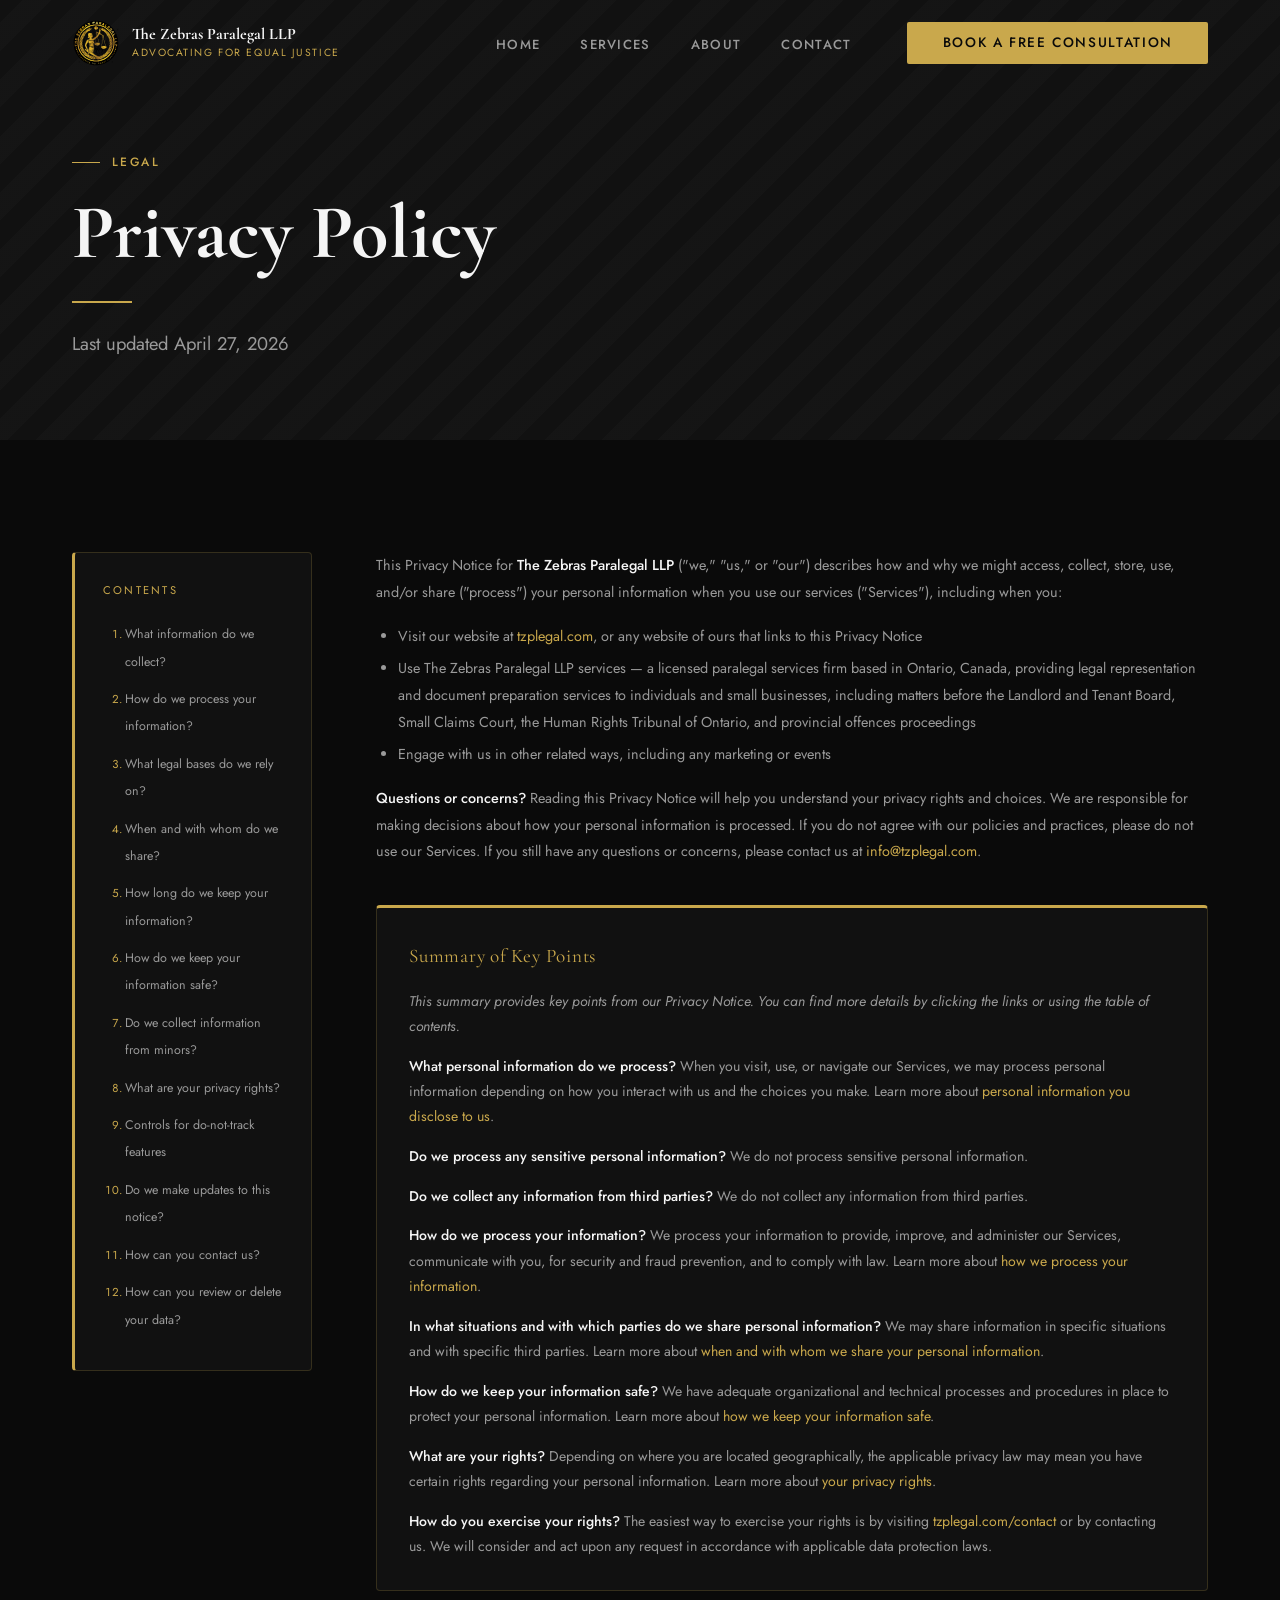
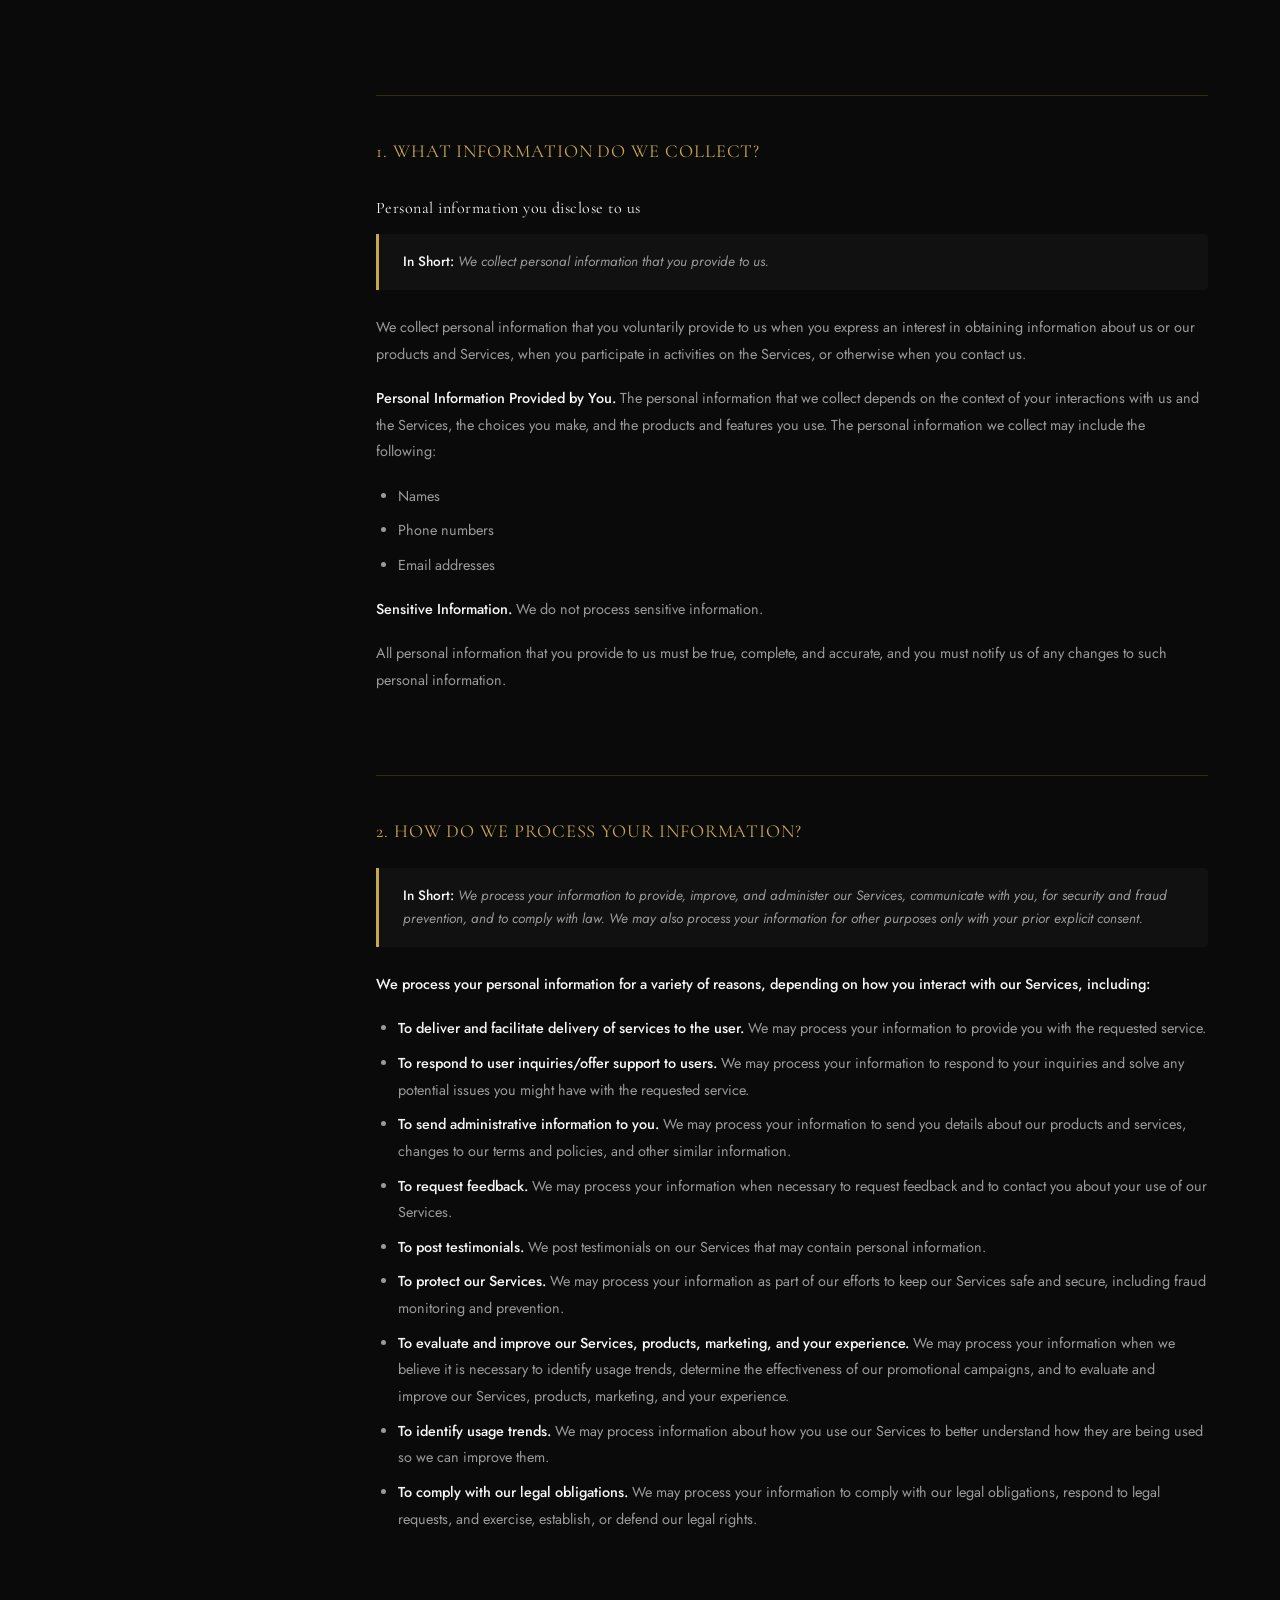
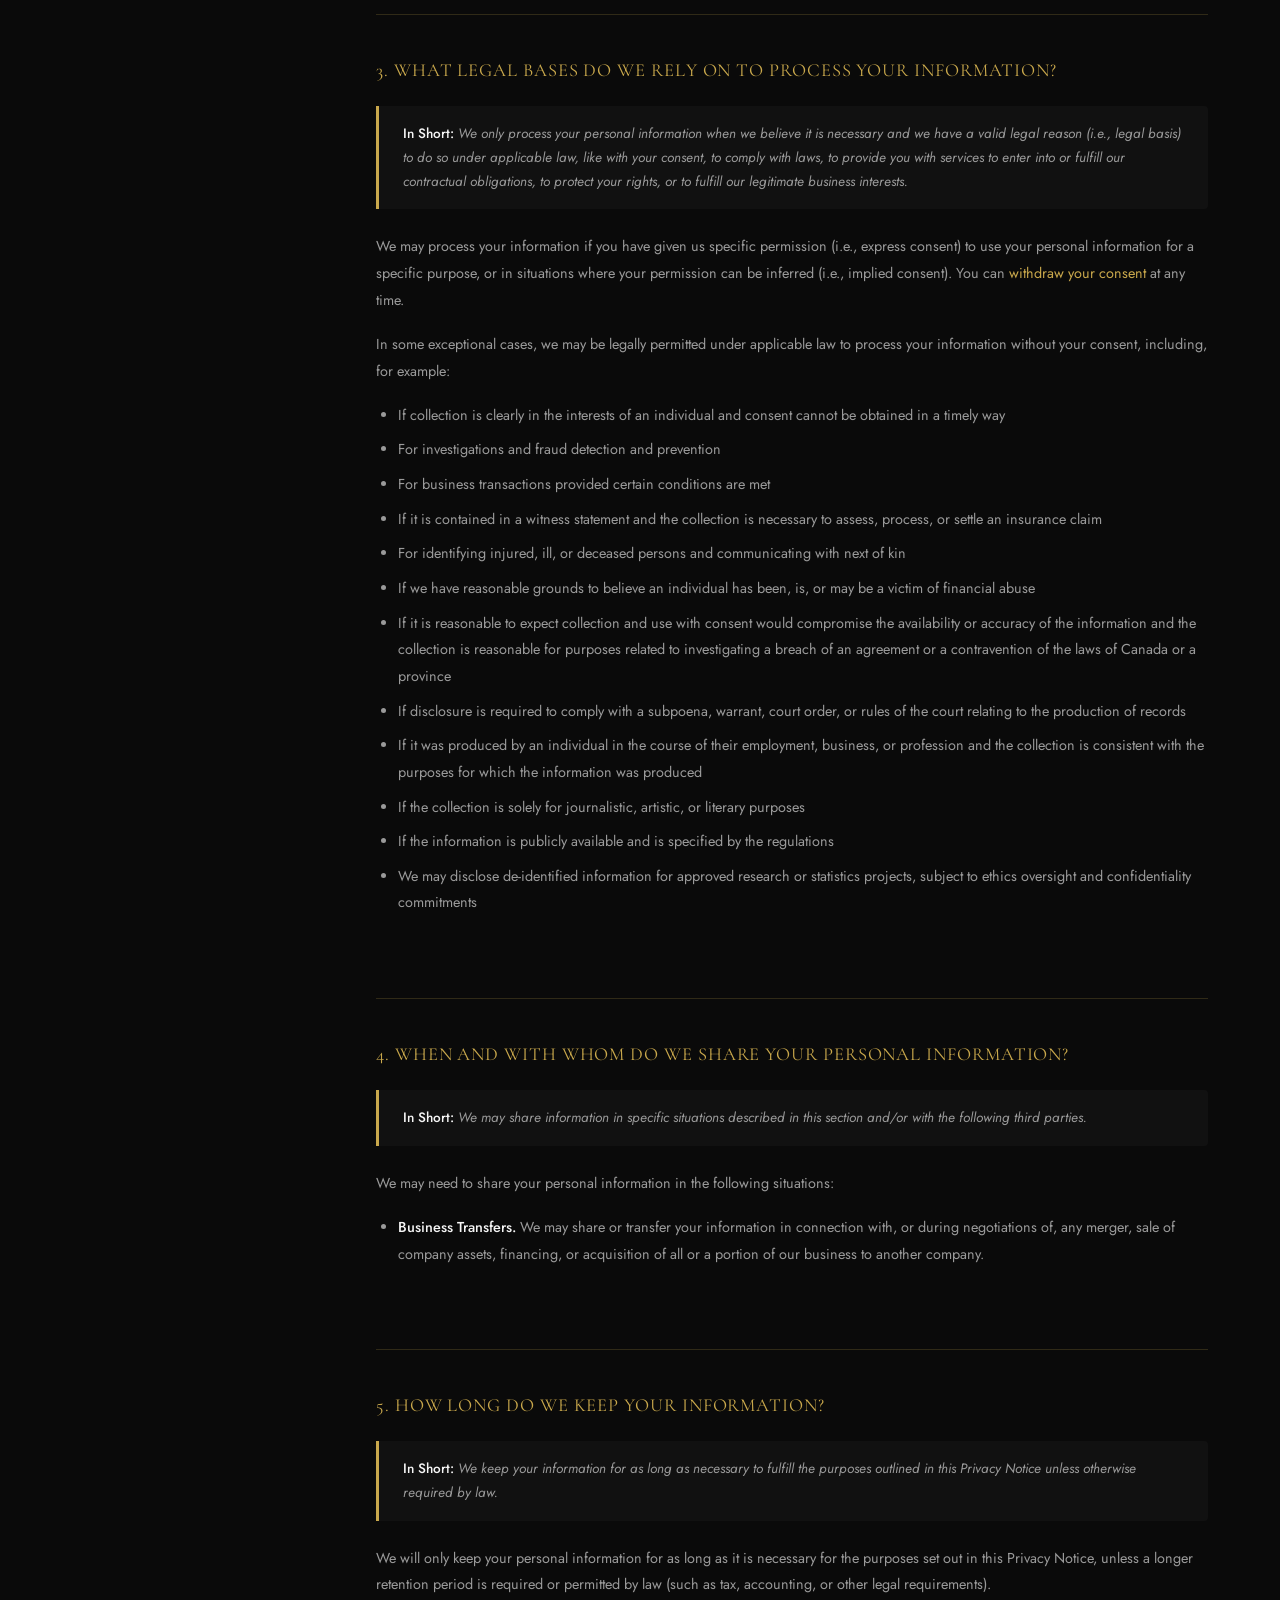
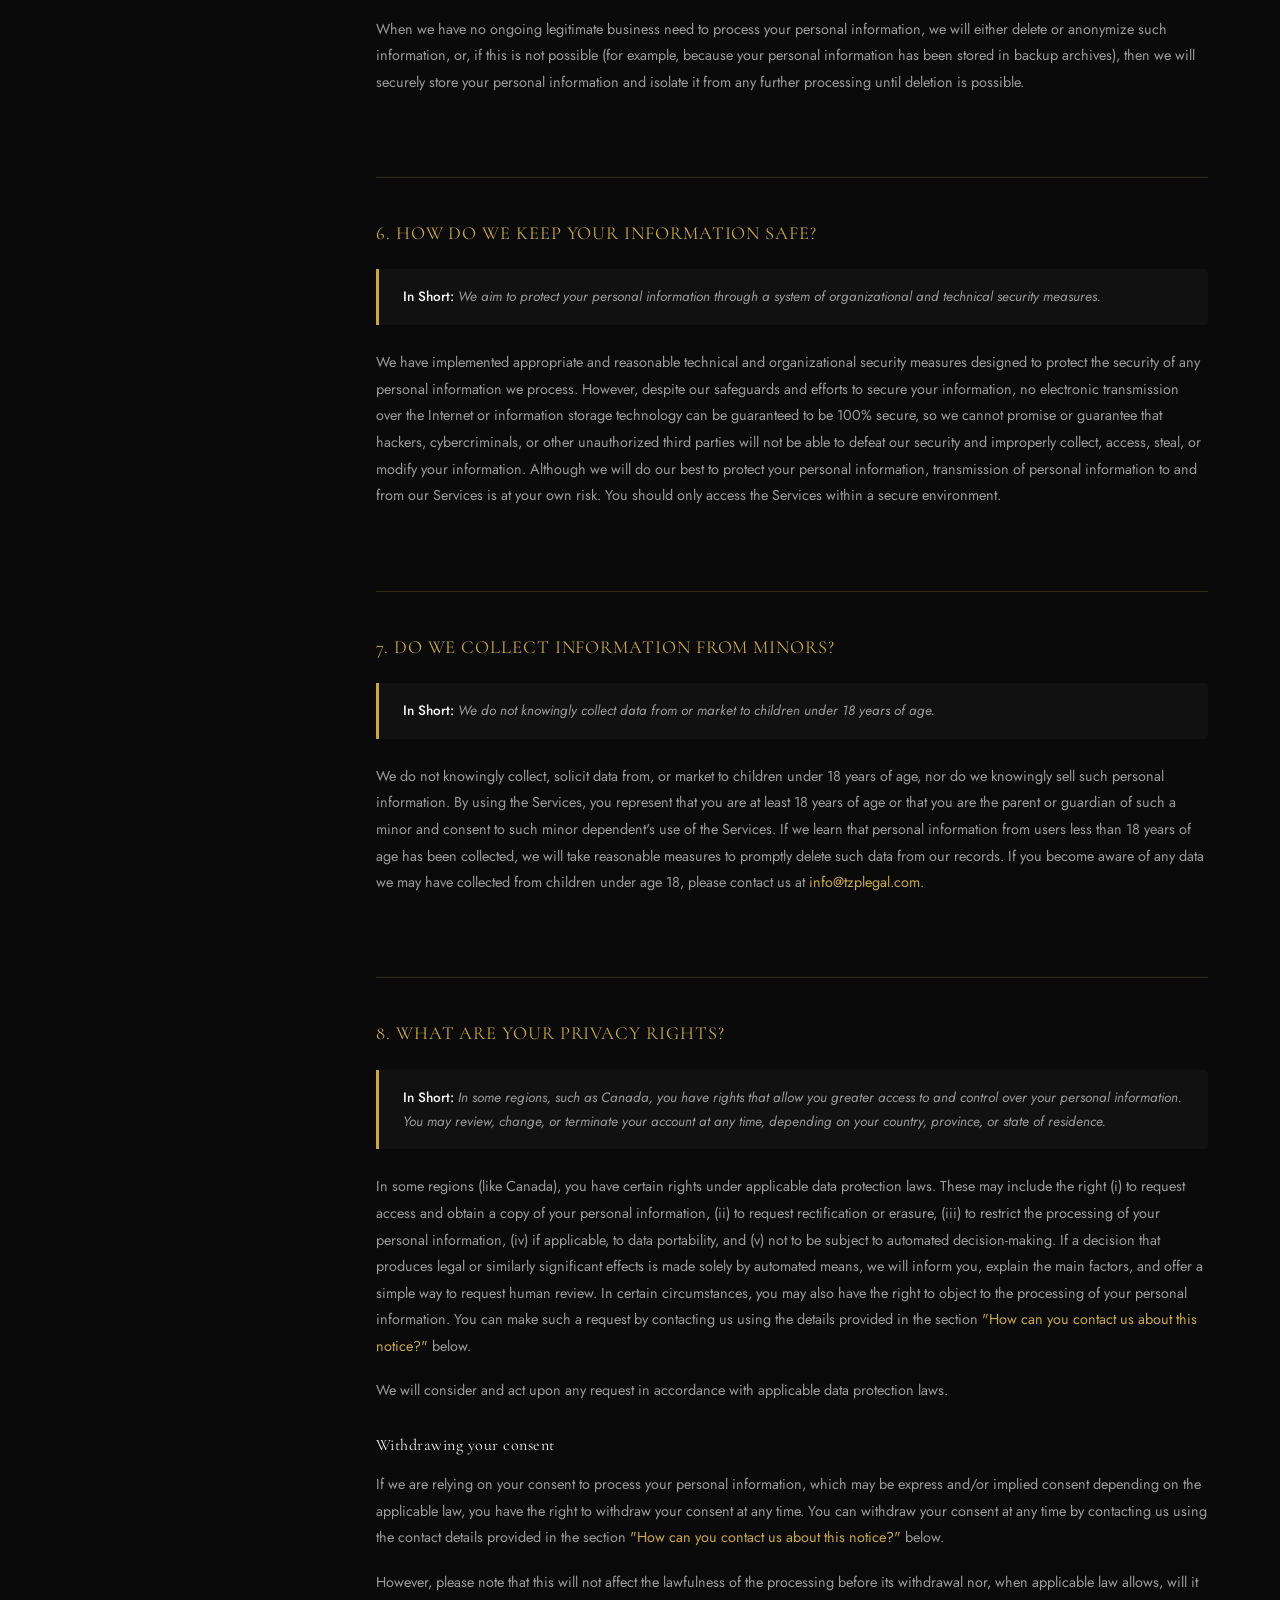
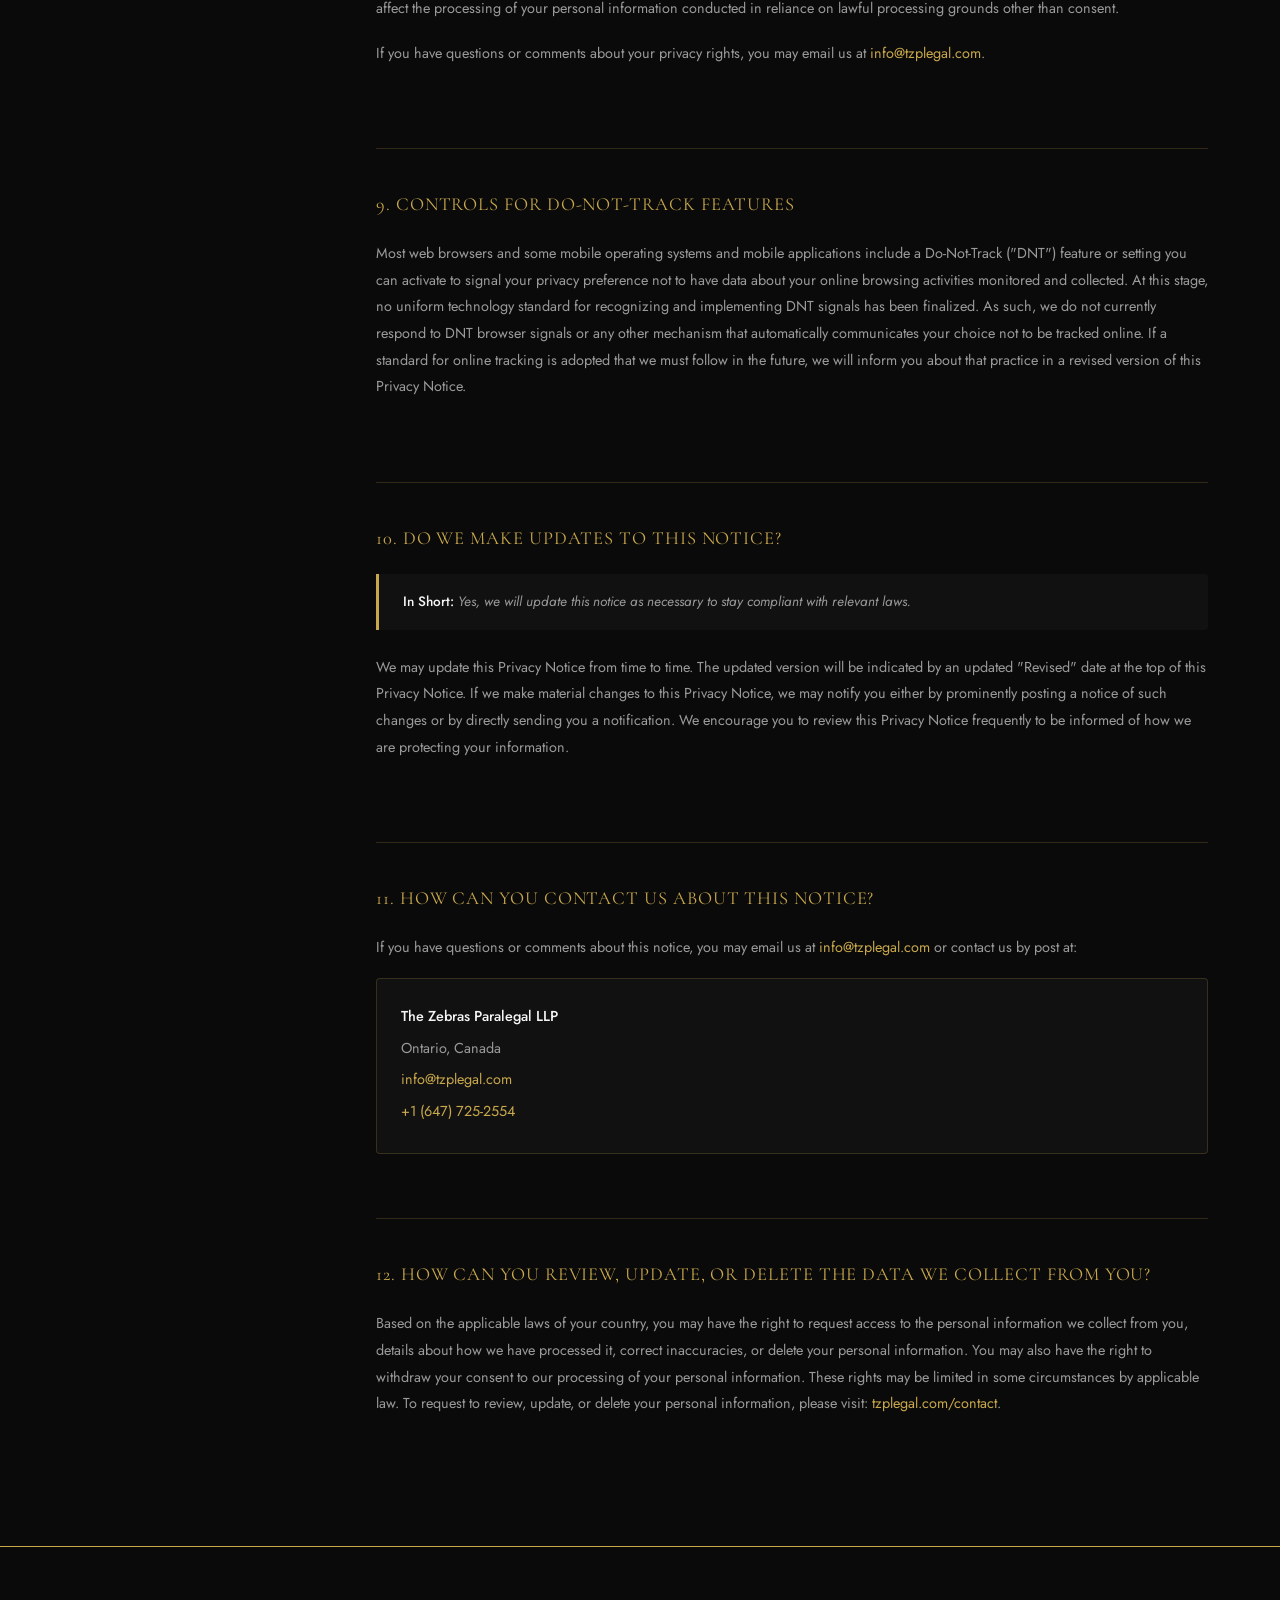
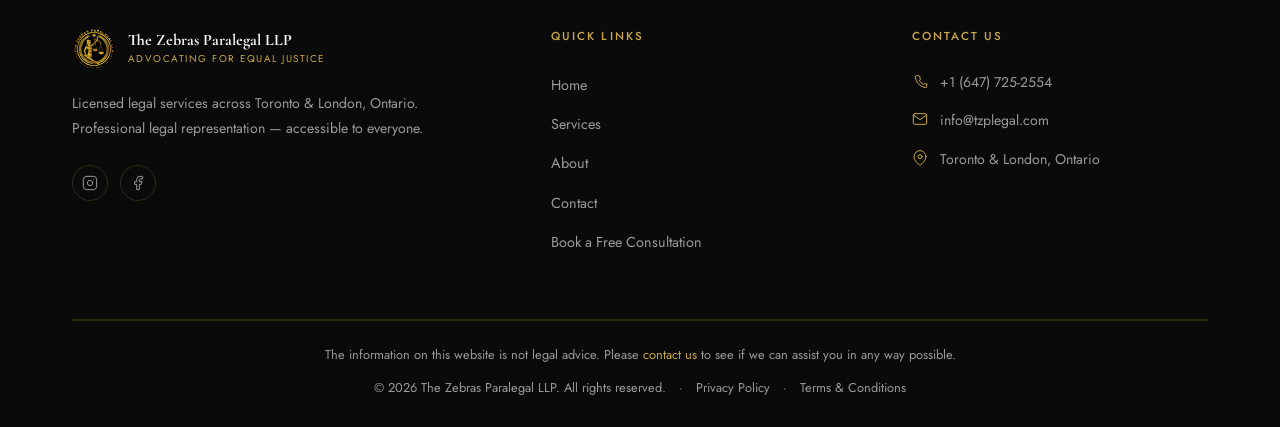
<file: privacy-policy.html>
<!DOCTYPE html>
<html lang="en">
<head>
  <meta charset="UTF-8" />
  <meta name="viewport" content="width=device-width, initial-scale=1.0" />
  <title>Privacy Policy | The Zebras Paralegal LLP</title>
  <meta name="description" content="Privacy Policy for The Zebras Paralegal LLP. Learn how we collect, use, and protect your personal information." />
  <link rel="icon" type="image/svg+xml" href="images/z_new_2.svg" />
  <link rel="stylesheet" href="styles.css" />
  <link rel="preconnect" href="https://fonts.googleapis.com" />
  <link rel="preconnect" href="https://fonts.gstatic.com" crossorigin />
  <link href="https://fonts.googleapis.com/css2?family=Cormorant+Garamond:wght@400;600;700&family=Jost:wght@300;400;500&display=swap" rel="stylesheet" />
</head>
<body>

  <!-- ============================================================
       NAVBAR
  ============================================================ -->
  <nav class="navbar">
    <div class="container">
      <div class="nav-inner">
        <a href="/" class="nav-logo">
          <img src="images/z_new_2.svg" alt="The Zebras Paralegal LLP logo" />
          <div class="nav-logo-text">
            <span class="nav-logo-name">The Zebras Paralegal LLP</span>
            <span class="nav-logo-tag">Advocating For Equal Justice</span>
          </div>
        </a>
        <ul class="nav-links">
          <li><a href="/">Home</a></li>
          <li><a href="/services">Services</a></li>
          <li><a href="/about">About</a></li>
          <li><a href="/contact">Contact</a></li>
          <li class="nav-cta"><a href="/contact" class="btn btn-gold">Book a Free Consultation</a></li>
        </ul>
        <button class="hamburger" aria-label="Open menu">
          <span></span><span></span><span></span>
        </button>
      </div>
    </div>
  </nav>

  <!-- Mobile Nav -->
  <div class="mobile-nav">
    <a href="/">Home</a>
    <a href="/services">Services</a>
    <a href="/about">About</a>
    <a href="/contact">Contact</a>
    <a href="/contact" class="btn btn-gold">Book a Free Consultation</a>
  </div>

  <!-- ============================================================
       PAGE HERO
  ============================================================ -->
  <section class="page-hero">
    <div class="container">
      <div class="page-hero-content fade-up">
        <span class="section-label">Legal</span>
        <h1>Privacy Policy</h1>
        <div class="gold-line"></div>
        <p class="policy-date">Last updated April 27, 2026</p>
      </div>
    </div>
  </section>

  <!-- ============================================================
       POLICY CONTENT
  ============================================================ -->
  <section class="section">
    <div class="container">
      <div class="policy-layout">

        <!-- Table of Contents Sidebar -->
        <aside class="policy-toc">
          <div class="policy-toc-inner">
            <div class="policy-toc-label">Contents</div>
            <ol class="policy-toc-list">
              <li><a href="#infocollect">What information do we collect?</a></li>
              <li><a href="#infouse">How do we process your information?</a></li>
              <li><a href="#legalbases">What legal bases do we rely on?</a></li>
              <li><a href="#whoshare">When and with whom do we share?</a></li>
              <li><a href="#inforetain">How long do we keep your information?</a></li>
              <li><a href="#infosafe">How do we keep your information safe?</a></li>
              <li><a href="#infominors">Do we collect information from minors?</a></li>
              <li><a href="#privacyrights">What are your privacy rights?</a></li>
              <li><a href="#DNT">Controls for do-not-track features</a></li>
              <li><a href="#policyupdates">Do we make updates to this notice?</a></li>
              <li><a href="#contact">How can you contact us?</a></li>
              <li><a href="#request">How can you review or delete your data?</a></li>
            </ol>
          </div>
        </aside>

        <!-- Policy Body -->
        <div class="policy-body">

          <!-- Intro -->
          <p>This Privacy Notice for <strong>The Zebras Paralegal LLP</strong> ("we," "us," or "our") describes how and why we might access, collect, store, use, and/or share ("process") your personal information when you use our services ("Services"), including when you:</p>
          <ul>
            <li>Visit our website at <a href="https://tzplegal.com">tzplegal.com</a>, or any website of ours that links to this Privacy Notice</li>
            <li>Use The Zebras Paralegal LLP services — a licensed paralegal services firm based in Ontario, Canada, providing legal representation and document preparation services to individuals and small businesses, including matters before the Landlord and Tenant Board, Small Claims Court, the Human Rights Tribunal of Ontario, and provincial offences proceedings</li>
            <li>Engage with us in other related ways, including any marketing or events</li>
          </ul>
          <p><strong>Questions or concerns?</strong> Reading this Privacy Notice will help you understand your privacy rights and choices. We are responsible for making decisions about how your personal information is processed. If you do not agree with our policies and practices, please do not use our Services. If you still have any questions or concerns, please contact us at <a href="mailto:info@tzplegal.com">info@tzplegal.com</a>.</p>

          <!-- Summary of Key Points -->
          <div class="policy-summary">
            <div class="policy-summary-title">Summary of Key Points</div>
            <p><em>This summary provides key points from our Privacy Notice. You can find more details by clicking the links or using the table of contents.</em></p>
            <p><strong>What personal information do we process?</strong> When you visit, use, or navigate our Services, we may process personal information depending on how you interact with us and the choices you make. Learn more about <a href="#infocollect">personal information you disclose to us</a>.</p>
            <p><strong>Do we process any sensitive personal information?</strong> We do not process sensitive personal information.</p>
            <p><strong>Do we collect any information from third parties?</strong> We do not collect any information from third parties.</p>
            <p><strong>How do we process your information?</strong> We process your information to provide, improve, and administer our Services, communicate with you, for security and fraud prevention, and to comply with law. Learn more about <a href="#infouse">how we process your information</a>.</p>
            <p><strong>In what situations and with which parties do we share personal information?</strong> We may share information in specific situations and with specific third parties. Learn more about <a href="#whoshare">when and with whom we share your personal information</a>.</p>
            <p><strong>How do we keep your information safe?</strong> We have adequate organizational and technical processes and procedures in place to protect your personal information. Learn more about <a href="#infosafe">how we keep your information safe</a>.</p>
            <p><strong>What are your rights?</strong> Depending on where you are located geographically, the applicable privacy law may mean you have certain rights regarding your personal information. Learn more about <a href="#privacyrights">your privacy rights</a>.</p>
            <p><strong>How do you exercise your rights?</strong> The easiest way to exercise your rights is by visiting <a href="/contact">tzplegal.com/contact</a> or by contacting us. We will consider and act upon any request in accordance with applicable data protection laws.</p>
          </div>

          <!-- Section 1 -->
          <div class="policy-section" id="infocollect">
            <div class="policy-h2">1. What information do we collect?</div>
            <div class="policy-h3" id="personalinfo">Personal information you disclose to us</div>
            <div class="policy-in-short"><strong>In Short:</strong> We collect personal information that you provide to us.</div>
            <p>We collect personal information that you voluntarily provide to us when you express an interest in obtaining information about us or our products and Services, when you participate in activities on the Services, or otherwise when you contact us.</p>
            <p><strong>Personal Information Provided by You.</strong> The personal information that we collect depends on the context of your interactions with us and the Services, the choices you make, and the products and features you use. The personal information we collect may include the following:</p>
            <ul>
              <li>Names</li>
              <li>Phone numbers</li>
              <li>Email addresses</li>
            </ul>
            <p><strong>Sensitive Information.</strong> We do not process sensitive information.</p>
            <p>All personal information that you provide to us must be true, complete, and accurate, and you must notify us of any changes to such personal information.</p>
          </div>

          <!-- Section 2 -->
          <div class="policy-section" id="infouse">
            <div class="policy-h2">2. How do we process your information?</div>
            <div class="policy-in-short"><strong>In Short:</strong> We process your information to provide, improve, and administer our Services, communicate with you, for security and fraud prevention, and to comply with law. We may also process your information for other purposes only with your prior explicit consent.</div>
            <p><strong>We process your personal information for a variety of reasons, depending on how you interact with our Services, including:</strong></p>
            <ul>
              <li><strong>To deliver and facilitate delivery of services to the user.</strong> We may process your information to provide you with the requested service.</li>
              <li><strong>To respond to user inquiries/offer support to users.</strong> We may process your information to respond to your inquiries and solve any potential issues you might have with the requested service.</li>
              <li><strong>To send administrative information to you.</strong> We may process your information to send you details about our products and services, changes to our terms and policies, and other similar information.</li>
              <li><strong>To request feedback.</strong> We may process your information when necessary to request feedback and to contact you about your use of our Services.</li>
              <li><strong>To post testimonials.</strong> We post testimonials on our Services that may contain personal information.</li>
              <li><strong>To protect our Services.</strong> We may process your information as part of our efforts to keep our Services safe and secure, including fraud monitoring and prevention.</li>
              <li><strong>To evaluate and improve our Services, products, marketing, and your experience.</strong> We may process your information when we believe it is necessary to identify usage trends, determine the effectiveness of our promotional campaigns, and to evaluate and improve our Services, products, marketing, and your experience.</li>
              <li><strong>To identify usage trends.</strong> We may process information about how you use our Services to better understand how they are being used so we can improve them.</li>
              <li><strong>To comply with our legal obligations.</strong> We may process your information to comply with our legal obligations, respond to legal requests, and exercise, establish, or defend our legal rights.</li>
            </ul>
          </div>

          <!-- Section 3 -->
          <div class="policy-section" id="legalbases">
            <div class="policy-h2">3. What legal bases do we rely on to process your information?</div>
            <div class="policy-in-short"><strong>In Short:</strong> We only process your personal information when we believe it is necessary and we have a valid legal reason (i.e., legal basis) to do so under applicable law, like with your consent, to comply with laws, to provide you with services to enter into or fulfill our contractual obligations, to protect your rights, or to fulfill our legitimate business interests.</div>
            <p>We may process your information if you have given us specific permission (i.e., express consent) to use your personal information for a specific purpose, or in situations where your permission can be inferred (i.e., implied consent). You can <a href="#withdrawconsent">withdraw your consent</a> at any time.</p>
            <p>In some exceptional cases, we may be legally permitted under applicable law to process your information without your consent, including, for example:</p>
            <ul>
              <li>If collection is clearly in the interests of an individual and consent cannot be obtained in a timely way</li>
              <li>For investigations and fraud detection and prevention</li>
              <li>For business transactions provided certain conditions are met</li>
              <li>If it is contained in a witness statement and the collection is necessary to assess, process, or settle an insurance claim</li>
              <li>For identifying injured, ill, or deceased persons and communicating with next of kin</li>
              <li>If we have reasonable grounds to believe an individual has been, is, or may be a victim of financial abuse</li>
              <li>If it is reasonable to expect collection and use with consent would compromise the availability or accuracy of the information and the collection is reasonable for purposes related to investigating a breach of an agreement or a contravention of the laws of Canada or a province</li>
              <li>If disclosure is required to comply with a subpoena, warrant, court order, or rules of the court relating to the production of records</li>
              <li>If it was produced by an individual in the course of their employment, business, or profession and the collection is consistent with the purposes for which the information was produced</li>
              <li>If the collection is solely for journalistic, artistic, or literary purposes</li>
              <li>If the information is publicly available and is specified by the regulations</li>
              <li>We may disclose de-identified information for approved research or statistics projects, subject to ethics oversight and confidentiality commitments</li>
            </ul>
          </div>

          <!-- Section 4 -->
          <div class="policy-section" id="whoshare">
            <div class="policy-h2">4. When and with whom do we share your personal information?</div>
            <div class="policy-in-short"><strong>In Short:</strong> We may share information in specific situations described in this section and/or with the following third parties.</div>
            <p>We may need to share your personal information in the following situations:</p>
            <ul>
              <li><strong>Business Transfers.</strong> We may share or transfer your information in connection with, or during negotiations of, any merger, sale of company assets, financing, or acquisition of all or a portion of our business to another company.</li>
            </ul>
          </div>

          <!-- Section 5 -->
          <div class="policy-section" id="inforetain">
            <div class="policy-h2">5. How long do we keep your information?</div>
            <div class="policy-in-short"><strong>In Short:</strong> We keep your information for as long as necessary to fulfill the purposes outlined in this Privacy Notice unless otherwise required by law.</div>
            <p>We will only keep your personal information for as long as it is necessary for the purposes set out in this Privacy Notice, unless a longer retention period is required or permitted by law (such as tax, accounting, or other legal requirements).</p>
            <p>When we have no ongoing legitimate business need to process your personal information, we will either delete or anonymize such information, or, if this is not possible (for example, because your personal information has been stored in backup archives), then we will securely store your personal information and isolate it from any further processing until deletion is possible.</p>
          </div>

          <!-- Section 6 -->
          <div class="policy-section" id="infosafe">
            <div class="policy-h2">6. How do we keep your information safe?</div>
            <div class="policy-in-short"><strong>In Short:</strong> We aim to protect your personal information through a system of organizational and technical security measures.</div>
            <p>We have implemented appropriate and reasonable technical and organizational security measures designed to protect the security of any personal information we process. However, despite our safeguards and efforts to secure your information, no electronic transmission over the Internet or information storage technology can be guaranteed to be 100% secure, so we cannot promise or guarantee that hackers, cybercriminals, or other unauthorized third parties will not be able to defeat our security and improperly collect, access, steal, or modify your information. Although we will do our best to protect your personal information, transmission of personal information to and from our Services is at your own risk. You should only access the Services within a secure environment.</p>
          </div>

          <!-- Section 7 -->
          <div class="policy-section" id="infominors">
            <div class="policy-h2">7. Do we collect information from minors?</div>
            <div class="policy-in-short"><strong>In Short:</strong> We do not knowingly collect data from or market to children under 18 years of age.</div>
            <p>We do not knowingly collect, solicit data from, or market to children under 18 years of age, nor do we knowingly sell such personal information. By using the Services, you represent that you are at least 18 years of age or that you are the parent or guardian of such a minor and consent to such minor dependent's use of the Services. If we learn that personal information from users less than 18 years of age has been collected, we will take reasonable measures to promptly delete such data from our records. If you become aware of any data we may have collected from children under age 18, please contact us at <a href="mailto:info@tzplegal.com">info@tzplegal.com</a>.</p>
          </div>

          <!-- Section 8 -->
          <div class="policy-section" id="privacyrights">
            <div class="policy-h2">8. What are your privacy rights?</div>
            <div class="policy-in-short"><strong>In Short:</strong> In some regions, such as Canada, you have rights that allow you greater access to and control over your personal information. You may review, change, or terminate your account at any time, depending on your country, province, or state of residence.</div>
            <p>In some regions (like Canada), you have certain rights under applicable data protection laws. These may include the right (i) to request access and obtain a copy of your personal information, (ii) to request rectification or erasure, (iii) to restrict the processing of your personal information, (iv) if applicable, to data portability, and (v) not to be subject to automated decision-making. If a decision that produces legal or similarly significant effects is made solely by automated means, we will inform you, explain the main factors, and offer a simple way to request human review. In certain circumstances, you may also have the right to object to the processing of your personal information. You can make such a request by contacting us using the details provided in the section <a href="#contact">"How can you contact us about this notice?"</a> below.</p>
            <p>We will consider and act upon any request in accordance with applicable data protection laws.</p>
            <div class="policy-h3" id="withdrawconsent">Withdrawing your consent</div>
            <p>If we are relying on your consent to process your personal information, which may be express and/or implied consent depending on the applicable law, you have the right to withdraw your consent at any time. You can withdraw your consent at any time by contacting us using the contact details provided in the section <a href="#contact">"How can you contact us about this notice?"</a> below.</p>
            <p>However, please note that this will not affect the lawfulness of the processing before its withdrawal nor, when applicable law allows, will it affect the processing of your personal information conducted in reliance on lawful processing grounds other than consent.</p>
            <p>If you have questions or comments about your privacy rights, you may email us at <a href="mailto:info@tzplegal.com">info@tzplegal.com</a>.</p>
          </div>

          <!-- Section 9 -->
          <div class="policy-section" id="DNT">
            <div class="policy-h2">9. Controls for do-not-track features</div>
            <p>Most web browsers and some mobile operating systems and mobile applications include a Do-Not-Track ("DNT") feature or setting you can activate to signal your privacy preference not to have data about your online browsing activities monitored and collected. At this stage, no uniform technology standard for recognizing and implementing DNT signals has been finalized. As such, we do not currently respond to DNT browser signals or any other mechanism that automatically communicates your choice not to be tracked online. If a standard for online tracking is adopted that we must follow in the future, we will inform you about that practice in a revised version of this Privacy Notice.</p>
          </div>

          <!-- Section 10 -->
          <div class="policy-section" id="policyupdates">
            <div class="policy-h2">10. Do we make updates to this notice?</div>
            <div class="policy-in-short"><strong>In Short:</strong> Yes, we will update this notice as necessary to stay compliant with relevant laws.</div>
            <p>We may update this Privacy Notice from time to time. The updated version will be indicated by an updated "Revised" date at the top of this Privacy Notice. If we make material changes to this Privacy Notice, we may notify you either by prominently posting a notice of such changes or by directly sending you a notification. We encourage you to review this Privacy Notice frequently to be informed of how we are protecting your information.</p>
          </div>

          <!-- Section 11 -->
          <div class="policy-section" id="contact">
            <div class="policy-h2">11. How can you contact us about this notice?</div>
            <p>If you have questions or comments about this notice, you may email us at <a href="mailto:info@tzplegal.com">info@tzplegal.com</a> or contact us by post at:</p>
            <div class="policy-contact-block">
              <p><strong>The Zebras Paralegal LLP</strong></p>
              <p>Ontario, Canada</p>
              <p><a href="mailto:info@tzplegal.com">info@tzplegal.com</a></p>
              <p><a href="tel:+16477252554">+1 (647) 725-2554</a></p>
            </div>
          </div>

          <!-- Section 12 -->
          <div class="policy-section" id="request">
            <div class="policy-h2">12. How can you review, update, or delete the data we collect from you?</div>
            <p>Based on the applicable laws of your country, you may have the right to request access to the personal information we collect from you, details about how we have processed it, correct inaccuracies, or delete your personal information. You may also have the right to withdraw your consent to our processing of your personal information. These rights may be limited in some circumstances by applicable law. To request to review, update, or delete your personal information, please visit: <a href="/contact">tzplegal.com/contact</a>.</p>
          </div>

        </div><!-- end policy-body -->
      </div><!-- end policy-layout -->
    </div>
  </section>

  <!-- ============================================================
       FOOTER
  ============================================================ -->
  <footer class="footer">
    <div class="container">
      <div class="footer-grid">
        <div>
          <div class="footer-logo">
            <img src="images/z_new_2.svg" alt="The Zebras Paralegal LLP" />
            <div>
              <div class="footer-logo-name">The Zebras Paralegal LLP</div>
              <div class="footer-logo-tag">Advocating For Equal Justice</div>
            </div>
          </div>
          <p class="footer-desc">Licensed legal services across Toronto &amp; London, Ontario. Professional legal representation — accessible to everyone.</p>
          <div class="footer-social">
            <a href="https://www.instagram.com/thezebraslegalllp" target="_blank" rel="noopener noreferrer" aria-label="Follow us on Instagram">
              <svg viewBox="0 0 24 24"><rect x="2" y="2" width="20" height="20" rx="5" ry="5"/><path d="M16 11.37A4 4 0 1 1 12.63 8 4 4 0 0 1 16 11.37z"/><line x1="17.5" y1="6.5" x2="17.51" y2="6.5"/></svg>
            </a>
            <a href="https://www.facebook.com/share/1JpXYpx6N8/?mibextid=wwXIfr" target="_blank" rel="noopener noreferrer" aria-label="Follow us on Facebook">
              <svg viewBox="0 0 24 24"><path d="M18 2h-3a5 5 0 0 0-5 5v3H7v4h3v8h4v-8h3l1-4h-4V7a1 1 0 0 1 1-1h3z"/></svg>
            </a>
          </div>
        </div>
        <div>
          <div class="footer-col-title">Quick Links</div>
          <ul class="footer-links">
            <li><a href="/">Home</a></li>
            <li><a href="/services">Services</a></li>
            <li><a href="/about">About</a></li>
            <li><a href="/contact">Contact</a></li>
            <li><a href="/contact">Book a Free Consultation</a></li>
          </ul>
        </div>
        <div>
          <div class="footer-col-title">Contact Us</div>
          <ul class="footer-contact-list">
            <li class="footer-contact-item">
              <svg viewBox="0 0 24 24"><path d="M22 16.92v3a2 2 0 0 1-2.18 2A19.79 19.79 0 0 1 4.82 6.18a2 2 0 0 1 1.95-2.18h3a2 2 0 0 1 2 1.72c.127.96.361 1.903.7 2.81a2 2 0 0 1-.45 2.11L10.91 11a16 16 0 0 0 6.1 6.1l.65-.65a2 2 0 0 1 2.11-.45c.907.339 1.85.573 2.81.7A2 2 0 0 1 22 16.92z"/></svg>
              <span><a href="tel:+16477252554">+1 (647) 725-2554</a></span>
            </li>
            <li class="footer-contact-item">
              <svg viewBox="0 0 24 24"><path d="M4 4h16c1.1 0 2 .9 2 2v12c0 1.1-.9 2-2 2H4c-1.1 0-2-.9-2-2V6c0-1.1.9-2 2-2z"/><polyline points="22,6 12,13 2,6"/></svg>
              <span><a href="mailto:info@tzplegal.com">info@tzplegal.com</a></span>
            </li>
            <li class="footer-contact-item">
              <svg viewBox="0 0 24 24"><path d="M21 10c0 7-9 13-9 13S3 17 3 10a9 9 0 0 1 18 0z"/><circle cx="12" cy="10" r="3"/></svg>
              <span>Toronto &amp; London, Ontario</span>
            </li>
          </ul>
        </div>
      </div>
      <div class="footer-disclaimer">
        The information on this website is not legal advice. Please <a href="/contact">contact us</a> to see if we can assist you in any way possible.
      </div>
      <div class="footer-bottom">
        <span class="footer-copyright">&copy; 2026 The Zebras Paralegal LLP. All rights reserved.</span>
        <div class="footer-legal">
          <a href="/privacy-policy">Privacy Policy</a>
          <a href="/terms-and-conditions">Terms &amp; Conditions</a>
        </div>
      </div>
    </div>
  </footer>

  <!-- Sticky mobile CTA -->
  <div class="sticky-cta">
    <a href="tel:+16477252554" class="sticky-cta-call" aria-label="Call us">
      <svg viewBox="0 0 24 24"><path d="M22 16.92v3a2 2 0 0 1-2.18 2A19.79 19.79 0 0 1 4.82 6.18a2 2 0 0 1 1.95-2.18h3a2 2 0 0 1 2 1.72c.127.96.361 1.903.7 2.81a2 2 0 0 1-.45 2.11L10.91 11a16 16 0 0 0 6.1 6.1l.65-.65a2 2 0 0 1 2.11-.45c.907.339 1.85.573 2.81.7A2 2 0 0 1 22 16.92z"/></svg>
    </a>
    <a href="/contact" class="btn btn-gold sticky-cta-book">Book a Free Consultation</a>
  </div>

  <script src="script.js"></script>
</body>
</html>
</file>
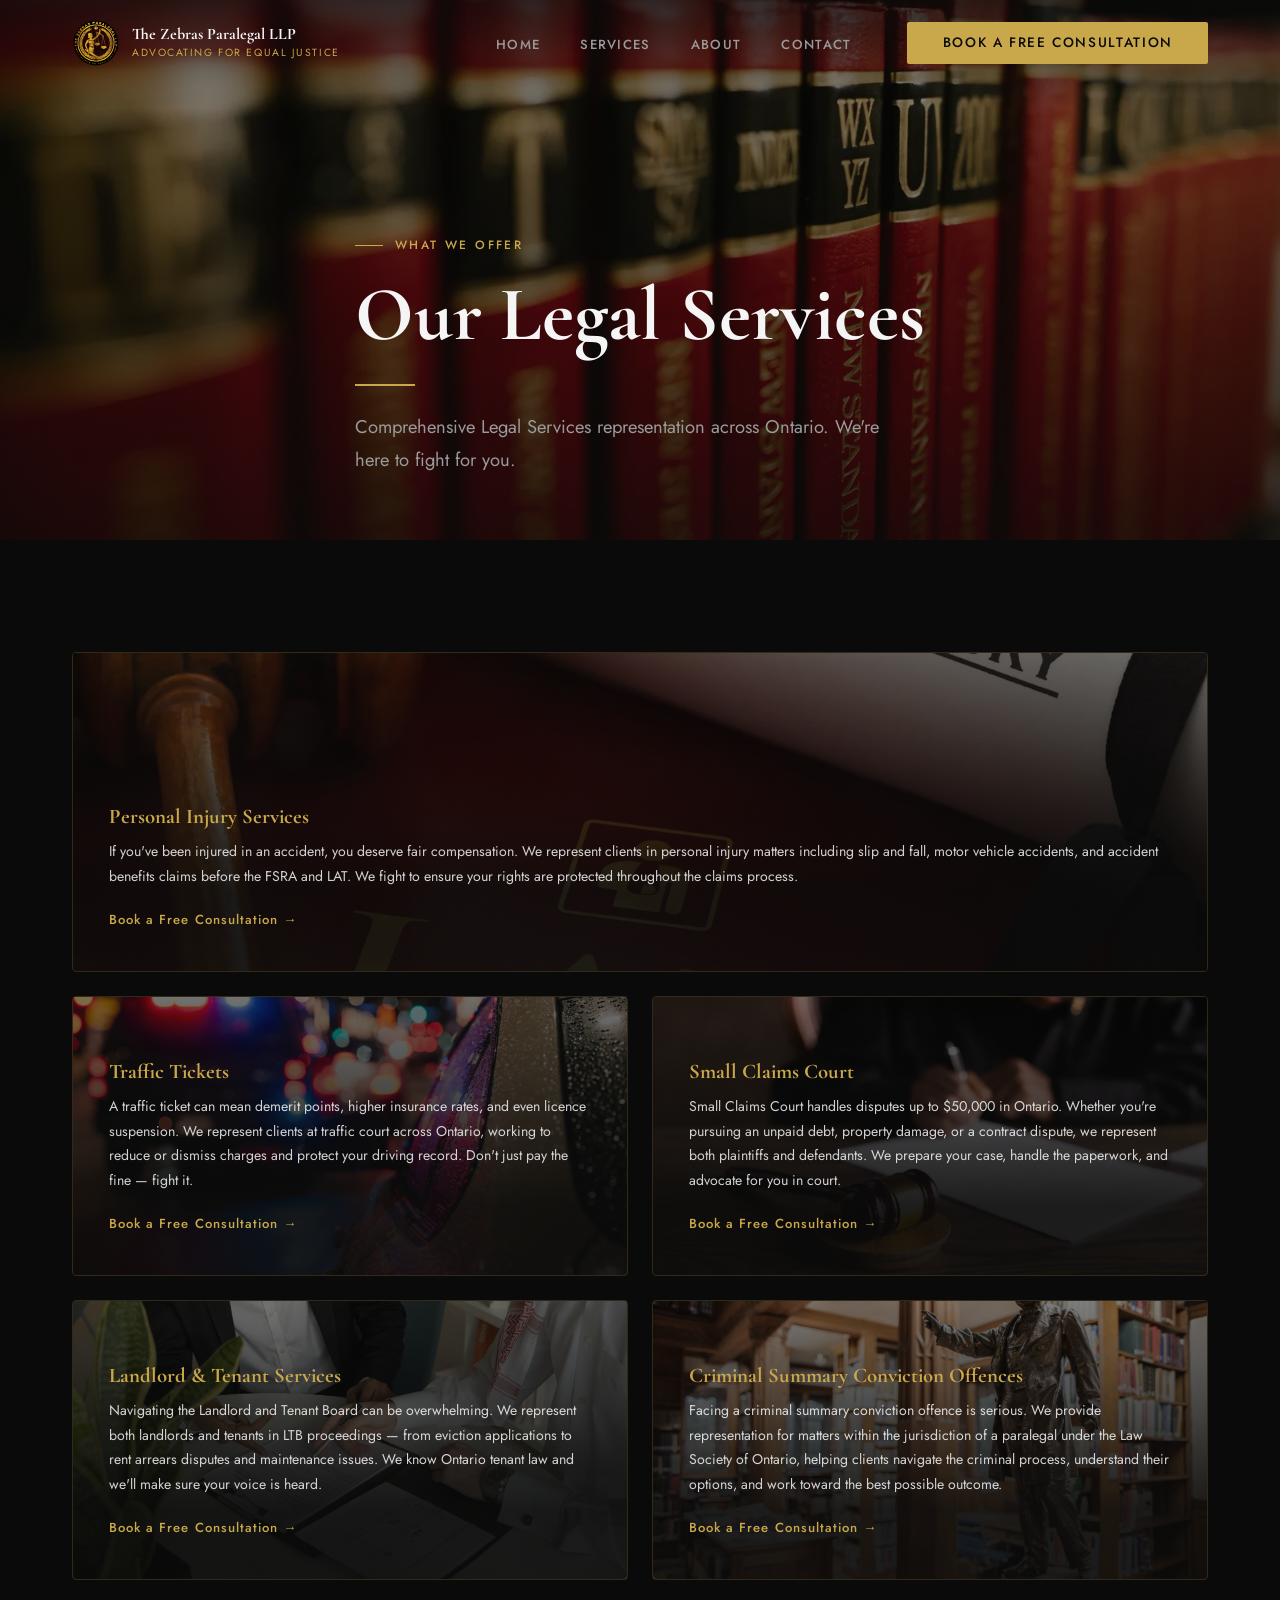
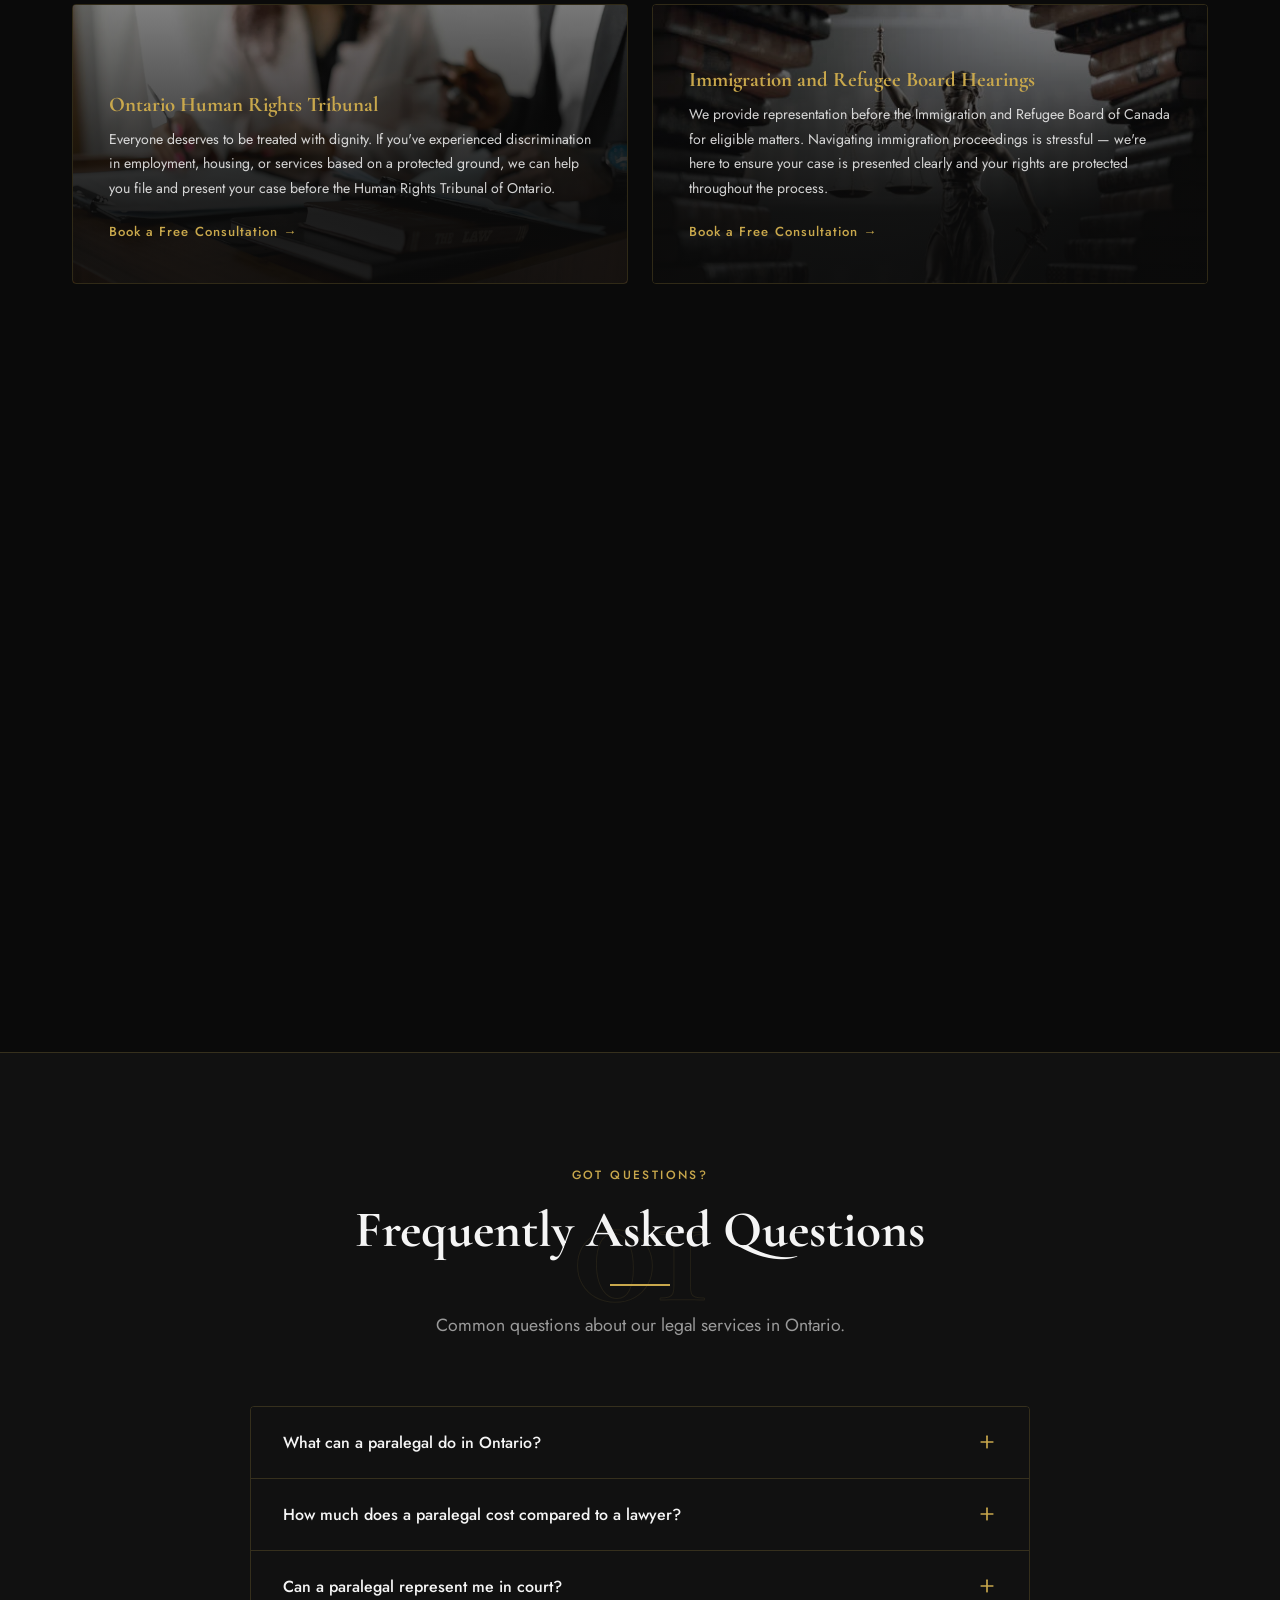
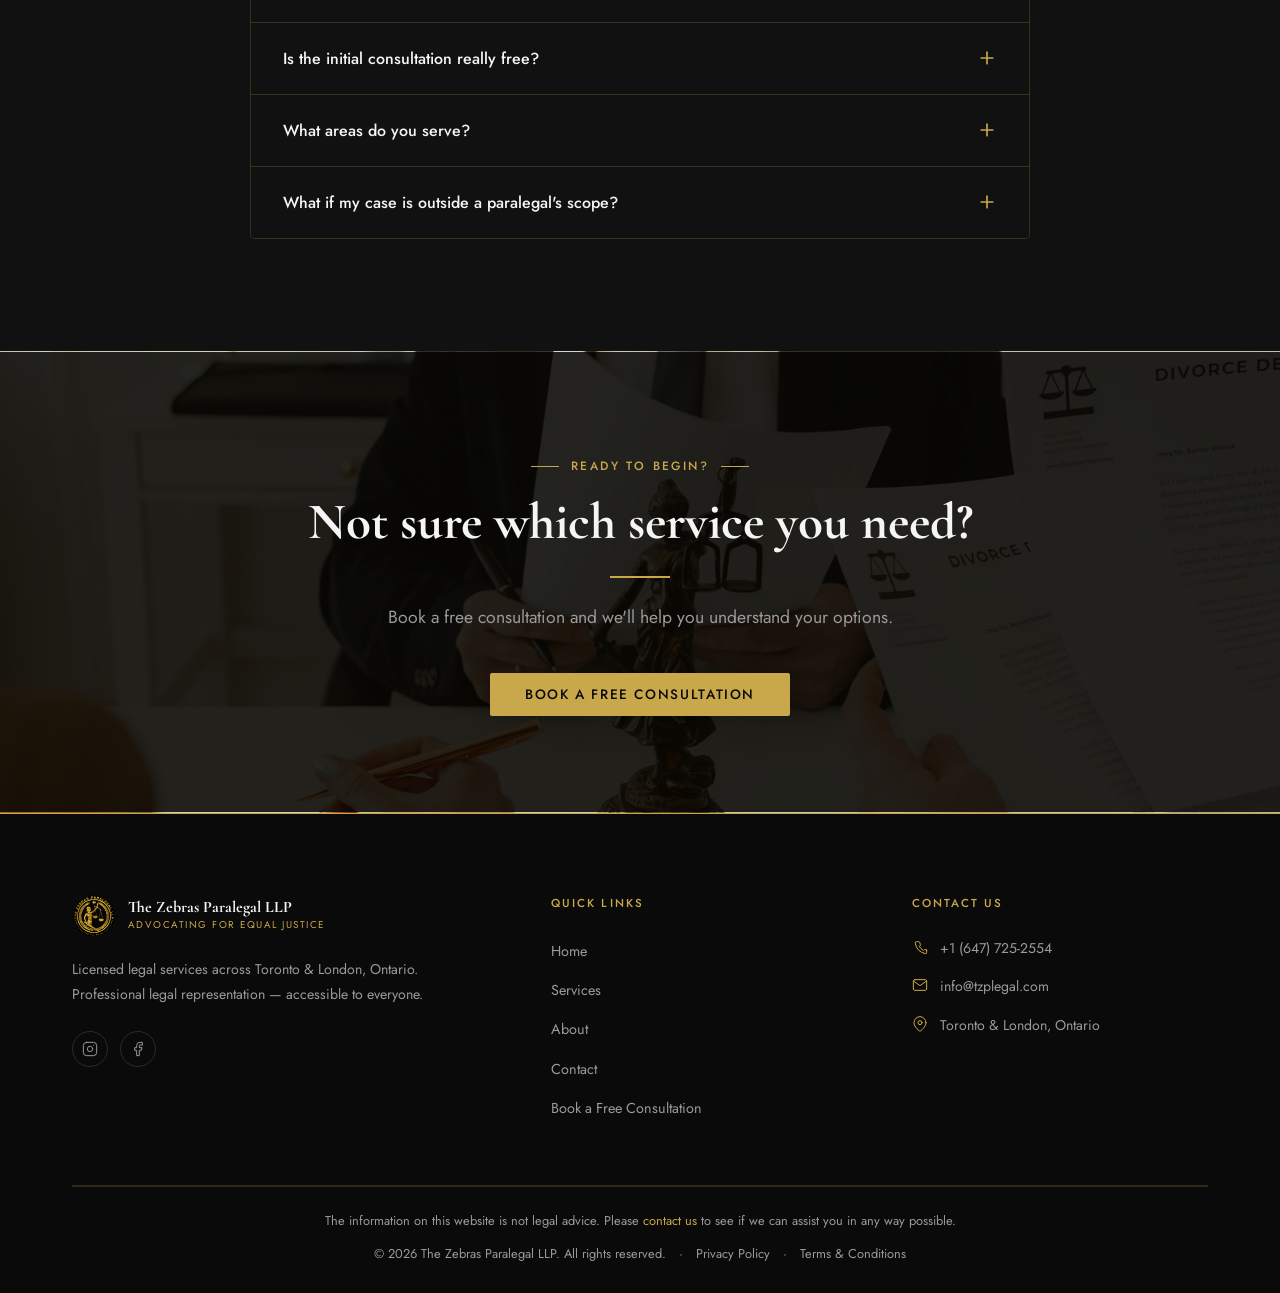
<file: services.html>
<!DOCTYPE html>
<html lang="en">
<head>
  <meta charset="UTF-8" />
  <meta name="viewport" content="width=device-width, initial-scale=1.0" />
  <title>Legal Services Ontario — Traffic, LTB, Small Claims &amp; More | The Zebras Paralegal LLP</title>
  <meta name="description" content="Ontario legal services: Traffic Tickets, Small Claims Court, Landlord &amp; Tenant Board, Personal Injury, Human Rights, Employment Law &amp; more. Serving Toronto &amp; London." />
  <link rel="icon" type="image/svg+xml" href="images/z_new_2.svg" />
  <link rel="stylesheet" href="styles.css" />
  <link rel="preconnect" href="https://fonts.googleapis.com" />
  <link rel="preconnect" href="https://fonts.gstatic.com" crossorigin />
  <link href="https://fonts.googleapis.com/css2?family=Cormorant+Garamond:wght@400;600;700&family=Jost:wght@300;400;500&display=swap" rel="stylesheet" />
</head>
<body>

  <!-- ============================================================
       NAVBAR
  ============================================================ -->
  <nav class="navbar">
    <div class="container">
      <div class="nav-inner">
        <a href="/" class="nav-logo">
          <img src="images/z_new_2.svg" alt="The Zebras Paralegal LLP logo" />
          <div class="nav-logo-text">
            <span class="nav-logo-name">The Zebras Paralegal LLP</span>
            <span class="nav-logo-tag">Advocating For Equal Justice</span>
          </div>
        </a>
        <ul class="nav-links">
          <li><a href="/">Home</a></li>
          <li><a href="/services">Services</a></li>
          <li><a href="/about">About</a></li>
          <li><a href="/contact">Contact</a></li>
          <li class="nav-cta"><a href="/contact" class="btn btn-gold">Book a Free Consultation</a></li>
        </ul>
        <button class="hamburger" aria-label="Open menu">
          <span></span><span></span><span></span>
        </button>
      </div>
    </div>
  </nav>

  <!-- Mobile Nav -->
  <div class="mobile-nav">
    <a href="/">Home</a>
    <a href="/services">Services</a>
    <a href="/about">About</a>
    <a href="/contact">Contact</a>
    <a href="/contact" class="btn btn-gold">Book a Free Consultation</a>
  </div>

  <!-- ============================================================
       PAGE HERO
  ============================================================ -->
  <section class="page-hero page-hero-photo page-hero-services">
    <div class="container">
      <div class="page-hero-content fade-up">
        <span class="section-label">What We Offer</span>
        <h1>Our Legal Services</h1>
        <div class="gold-line"></div>
        <p>Comprehensive Legal Services representation across Ontario. We're here to fight for you.</p>
      </div>
    </div>
  </section>

  <!-- ============================================================
       SERVICES GRID
  ============================================================ -->
  <section class="section">
    <div class="container">
      <div class="services-photo-grid">

        <!-- 1. Personal Injury (featured) -->
        <div class="photo-service-card-full featured fade-up" id="personal-injury">
          <img src="images/personal-injury.webp" alt="Personal Injury" />
          <div class="photo-service-card-full-content">
            <h3>Personal Injury Services</h3>
            <p>If you've been injured in an accident, you deserve fair compensation. We represent clients in personal injury matters including slip and fall, motor vehicle accidents, and accident benefits claims before the FSRA and LAT. We fight to ensure your rights are protected throughout the claims process.</p>
            <a href="/contact" class="service-link">Book a Free Consultation →</a>
          </div>
        </div>

        <!-- 2. Traffic Tickets -->
        <div class="photo-service-card-full fade-up" id="traffic">
          <img src="images/pulled-over.webp" alt="Traffic Tickets" />
          <div class="photo-service-card-full-content">
            <h3>Traffic Tickets</h3>
            <p>A traffic ticket can mean demerit points, higher insurance rates, and even licence suspension. We represent clients at traffic court across Ontario, working to reduce or dismiss charges and protect your driving record. Don't just pay the fine — fight it.</p>
            <a href="/contact" class="service-link">Book a Free Consultation →</a>
          </div>
        </div>

        <!-- 3. Small Claims -->
        <div class="photo-service-card-full fade-up" id="small-claims">
          <img src="images/small-claims.webp" alt="Small Claims Court" />
          <div class="photo-service-card-full-content">
            <h3>Small Claims Court</h3>
            <p>Small Claims Court handles disputes up to $50,000 in Ontario. Whether you're pursuing an unpaid debt, property damage, or a contract dispute, we represent both plaintiffs and defendants. We prepare your case, handle the paperwork, and advocate for you in court.</p>
            <a href="/contact" class="service-link">Book a Free Consultation →</a>
          </div>
        </div>

        <!-- 4. Landlord & Tenant -->
        <div class="photo-service-card-full fade-up" id="landlord-tenant">
          <img src="images/lease-agreement.webp" alt="Landlord and Tenant Board" />
          <div class="photo-service-card-full-content">
            <h3>Landlord &amp; Tenant Services</h3>
            <p>Navigating the Landlord and Tenant Board can be overwhelming. We represent both landlords and tenants in LTB proceedings — from eviction applications to rent arrears disputes and maintenance issues. We know Ontario tenant law and we'll make sure your voice is heard.</p>
            <a href="/contact" class="service-link">Book a Free Consultation →</a>
          </div>
        </div>

        <!-- 5. Criminal Summary -->
        <div class="photo-service-card-full fade-up" id="criminal">
          <img src="images/law-library.webp" alt="Criminal Summary Conviction Offences" />
          <div class="photo-service-card-full-content">
            <h3>Criminal Summary Conviction Offences</h3>
            <p>Facing a criminal summary conviction offence is serious. We provide representation for matters within the jurisdiction of a paralegal under the Law Society of Ontario, helping clients navigate the criminal process, understand their options, and work toward the best possible outcome.</p>
            <a href="/contact" class="service-link">Book a Free Consultation →</a>
          </div>
        </div>

        <!-- 6. Human Rights -->
        <div class="photo-service-card-full fade-up" id="human-rights">
          <img src="images/law-consultation.webp" alt="Human Rights Tribunal" />
          <div class="photo-service-card-full-content">
            <h3>Ontario Human Rights Tribunal</h3>
            <p>Everyone deserves to be treated with dignity. If you've experienced discrimination in employment, housing, or services based on a protected ground, we can help you file and present your case before the Human Rights Tribunal of Ontario.</p>
            <a href="/contact" class="service-link">Book a Free Consultation →</a>
          </div>
        </div>

        <!-- 7. Immigration -->
        <div class="photo-service-card-full fade-up" id="immigration">
          <img src="images/3.webp" alt="Immigration and Refugee Board hearing — legal documents and representation" />
          <div class="photo-service-card-full-content">
            <h3>Immigration and Refugee Board Hearings</h3>
            <p>We provide representation before the Immigration and Refugee Board of Canada for eligible matters. Navigating immigration proceedings is stressful — we're here to ensure your case is presented clearly and your rights are protected throughout the process.</p>
            <a href="/contact" class="service-link">Book a Free Consultation →</a>
          </div>
        </div>

        <!-- 8. Employment -->
        <div class="photo-service-card-full fade-up" id="employment">
          <img src="images/employment-agreement.webp" alt="Employment Law" />
          <div class="photo-service-card-full-content">
            <h3>Employment Law</h3>
            <p>Workplace disputes can be emotionally and financially draining. We assist clients with employment matters within a paralegal's scope of practice, including wrongful dismissal, unpaid wages, and workplace rights under the Employment Standards Act.</p>
            <a href="/contact" class="service-link">Book a Free Consultation →</a>
          </div>
        </div>

        <!-- 9. Realtor's Regulation -->
        <div class="photo-service-card-full fade-up" id="realtors">
          <img src="images/realtor.webp" alt="Realtor's Regulation" />
          <div class="photo-service-card-full-content">
            <h3>Realtor's Regulation</h3>
            <p>When disputes arise with a real estate agent or brokerage, you need experienced representation. We handle RECO complaints, disputes with agents, and regulatory compliance matters — with Trevor leading this practice area to ensure your interests are protected at every step.</p>
            <a href="/contact" class="service-link">Book a Free Consultation →</a>
          </div>
        </div>

        <!-- 10. Notary / Commissioner -->
        <div class="photo-service-card-full fade-up" id="notary">
          <img src="images/document-stamp.webp" alt="Notary and Commissioner" />
          <div class="photo-service-card-full-content">
            <h3>Notary / Public Commissioner</h3>
            <p>As a Commissioner of Oaths and Notary Public, we can certify documents, administer oaths, and witness signatures for a wide range of legal and personal documents. Fast, affordable, and professionally handled.</p>
            <a href="/contact" class="service-link">Book a Free Consultation →</a>
          </div>
        </div>

      </div>
    </div>
  </section>

  <!-- ============================================================
       FAQ
  ============================================================ -->
  <section class="section" style="background: var(--bg-secondary); border-top: 1px solid var(--border);">
    <div class="container">
      <div class="section-header centered fade-up" data-num="01">
        <span class="section-label">Got Questions?</span>
        <h2 class="section-title">Frequently Asked Questions</h2>
        <div class="gold-line centered"></div>
        <p class="section-sub">Common questions about our legal services in Ontario.</p>
      </div>

      <div class="faq-list fade-up">

        <div class="faq-item">
          <button class="faq-question" aria-expanded="false">
            What can a paralegal do in Ontario?
            <svg class="faq-icon" viewBox="0 0 24 24"><line x1="12" y1="5" x2="12" y2="19"/><line x1="5" y1="12" x2="19" y2="12"/></svg>
          </button>
          <div class="faq-answer">
            <p>Licensed paralegals in Ontario can represent clients in Small Claims Court, the Ontario Court of Justice (for provincial offences and summary conviction criminal matters), administrative tribunals (including the Landlord and Tenant Board, Human Rights Tribunal, and WSIB), and before various regulatory bodies. They are regulated by the Law Society of Ontario.</p>
          </div>
        </div>

        <div class="faq-item">
          <button class="faq-question" aria-expanded="false">
            How much does a paralegal cost compared to a lawyer?
            <svg class="faq-icon" viewBox="0 0 24 24"><line x1="12" y1="5" x2="12" y2="19"/><line x1="5" y1="12" x2="19" y2="12"/></svg>
          </button>
          <div class="faq-answer">
            <p>Paralegals typically charge significantly less than lawyers — often 50–70% less — because they operate within a defined scope of practice and have lower overhead. For many legal matters such as traffic tickets, LTB hearings, and Small Claims Court, a paralegal can provide the same quality of representation at a fraction of the cost.</p>
          </div>
        </div>

        <div class="faq-item">
          <button class="faq-question" aria-expanded="false">
            Can a paralegal represent me in court?
            <svg class="faq-icon" viewBox="0 0 24 24"><line x1="12" y1="5" x2="12" y2="19"/><line x1="5" y1="12" x2="19" y2="12"/></svg>
          </button>
          <div class="faq-answer">
            <p>Yes — licensed paralegals can appear in court on your behalf for matters within their scope, including traffic court, Small Claims Court, and the Ontario Court of Justice for summary conviction offences. They can also represent you at tribunals and boards such as the Landlord and Tenant Board and Human Rights Tribunal of Ontario.</p>
          </div>
        </div>

        <div class="faq-item">
          <button class="faq-question" aria-expanded="false">
            Is the initial consultation really free?
            <svg class="faq-icon" viewBox="0 0 24 24"><line x1="12" y1="5" x2="12" y2="19"/><line x1="5" y1="12" x2="19" y2="12"/></svg>
          </button>
          <div class="faq-answer">
            <p>Yes, absolutely. Your first consultation with The Zebras Paralegal LLP is free and comes with no obligation. We'll review your situation, explain your options honestly, and let you decide how you'd like to proceed — no pressure.</p>
          </div>
        </div>

        <div class="faq-item">
          <button class="faq-question" aria-expanded="false">
            What areas do you serve?
            <svg class="faq-icon" viewBox="0 0 24 24"><line x1="12" y1="5" x2="12" y2="19"/><line x1="5" y1="12" x2="19" y2="12"/></svg>
          </button>
          <div class="faq-answer">
            <p>We primarily serve clients in Toronto and London, Ontario. Depending on the nature of your matter — particularly for tribunal and board hearings that can be conducted virtually — we may be able to assist clients in other parts of Ontario. Contact us to discuss your specific situation.</p>
          </div>
        </div>

        <div class="faq-item">
          <button class="faq-question" aria-expanded="false">
            What if my case is outside a paralegal's scope?
            <svg class="faq-icon" viewBox="0 0 24 24"><line x1="12" y1="5" x2="12" y2="19"/><line x1="5" y1="12" x2="19" y2="12"/></svg>
          </button>
          <div class="faq-answer">
            <p>We'll always be upfront with you. If your matter falls outside what a licensed paralegal can handle in Ontario, we'll tell you clearly and help point you toward the right resource or referral. Your time and money matter to us.</p>
          </div>
        </div>

      </div>
    </div>
  </section>

  <!-- ============================================================
       CTA BANNER
  ============================================================ -->
  <section class="cta-banner cta-banner-photo" style="background-image: url('images/legal-consultation.webp');">
    <div class="container">
      <div class="fade-up">
        <span class="section-label section-label--centered">Ready to Begin?</span>
        <h2>Not sure which service you need?</h2>
        <div class="gold-line centered"></div>
        <p>Book a free consultation and we'll help you understand your options.</p>
        <a href="/contact" class="btn btn-gold">Book a Free Consultation</a>
      </div>
    </div>
  </section>

  <!-- ============================================================
       FOOTER
  ============================================================ -->
  <footer class="footer">
    <div class="container">
      <div class="footer-grid">
        <div>
          <div class="footer-logo">
            <img src="images/z_new_2.svg" alt="The Zebras Paralegal LLP" />
            <div>
              <div class="footer-logo-name">The Zebras Paralegal LLP</div>
              <div class="footer-logo-tag">Advocating For Equal Justice</div>
            </div>
          </div>
          <p class="footer-desc">Licensed legal services across Toronto &amp; London, Ontario. Professional legal representation — accessible to everyone.</p>
          <div class="footer-social">
            <a href="https://www.instagram.com/thezebraslegalllp" target="_blank" rel="noopener noreferrer" aria-label="Follow us on Instagram">
              <svg viewBox="0 0 24 24"><rect x="2" y="2" width="20" height="20" rx="5" ry="5"/><path d="M16 11.37A4 4 0 1 1 12.63 8 4 4 0 0 1 16 11.37z"/><line x1="17.5" y1="6.5" x2="17.51" y2="6.5"/></svg>
            </a>
            <a href="https://www.facebook.com/share/1JpXYpx6N8/?mibextid=wwXIfr" target="_blank" rel="noopener noreferrer" aria-label="Follow us on Facebook">
              <svg viewBox="0 0 24 24"><path d="M18 2h-3a5 5 0 0 0-5 5v3H7v4h3v8h4v-8h3l1-4h-4V7a1 1 0 0 1 1-1h3z"/></svg>
            </a>
          </div>
        </div>
        <div>
          <div class="footer-col-title">Quick Links</div>
          <ul class="footer-links">
            <li><a href="/">Home</a></li>
            <li><a href="/services">Services</a></li>
            <li><a href="/about">About</a></li>
            <li><a href="/contact">Contact</a></li>
            <li><a href="/contact">Book a Free Consultation</a></li>
          </ul>
        </div>
        <div>
          <div class="footer-col-title">Contact Us</div>
          <ul class="footer-contact-list">
            <li class="footer-contact-item">
              <svg viewBox="0 0 24 24"><path d="M22 16.92v3a2 2 0 0 1-2.18 2A19.79 19.79 0 0 1 4.82 6.18a2 2 0 0 1 1.95-2.18h3a2 2 0 0 1 2 1.72c.127.96.361 1.903.7 2.81a2 2 0 0 1-.45 2.11L10.91 11a16 16 0 0 0 6.1 6.1l.65-.65a2 2 0 0 1 2.11-.45c.907.339 1.85.573 2.81.7A2 2 0 0 1 22 16.92z"/></svg>
              <span><a href="tel:+16477252554">+1 (647) 725-2554</a></span>
            </li>
            <li class="footer-contact-item">
              <svg viewBox="0 0 24 24"><path d="M4 4h16c1.1 0 2 .9 2 2v12c0 1.1-.9 2-2 2H4c-1.1 0-2-.9-2-2V6c0-1.1.9-2 2-2z"/><polyline points="22,6 12,13 2,6"/></svg>
              <span><a href="mailto:info@tzplegal.com">info@tzplegal.com</a></span>
            </li>
            <li class="footer-contact-item">
              <svg viewBox="0 0 24 24"><path d="M21 10c0 7-9 13-9 13S3 17 3 10a9 9 0 0 1 18 0z"/><circle cx="12" cy="10" r="3"/></svg>
              <span>Toronto &amp; London, Ontario</span>
            </li>
          </ul>
        </div>
      </div>
      <div class="footer-disclaimer">
        The information on this website is not legal advice. Please <a href="/contact">contact us</a> to see if we can assist you in any way possible.
      </div>
      <div class="footer-bottom">
        <span class="footer-copyright">&copy; 2026 The Zebras Paralegal LLP. All rights reserved.</span>
        <div class="footer-legal">
          <a href="/privacy-policy">Privacy Policy</a>
          <a href="/terms-and-conditions">Terms &amp; Conditions</a>
        </div>
      </div>
    </div>
  </footer>

  <!-- Sticky mobile CTA -->
  <div class="sticky-cta">
    <a href="tel:+16477252554" class="sticky-cta-call" aria-label="Call us">
      <svg viewBox="0 0 24 24"><path d="M22 16.92v3a2 2 0 0 1-2.18 2A19.79 19.79 0 0 1 4.82 6.18a2 2 0 0 1 1.95-2.18h3a2 2 0 0 1 2 1.72c.127.96.361 1.903.7 2.81a2 2 0 0 1-.45 2.11L10.91 11a16 16 0 0 0 6.1 6.1l.65-.65a2 2 0 0 1 2.11-.45c.907.339 1.85.573 2.81.7A2 2 0 0 1 22 16.92z"/></svg>
    </a>
    <a href="/contact" class="btn btn-gold sticky-cta-book">Book a Free Consultation</a>
  </div>

  <script src="script.js"></script>
</body>
</html>
</file>
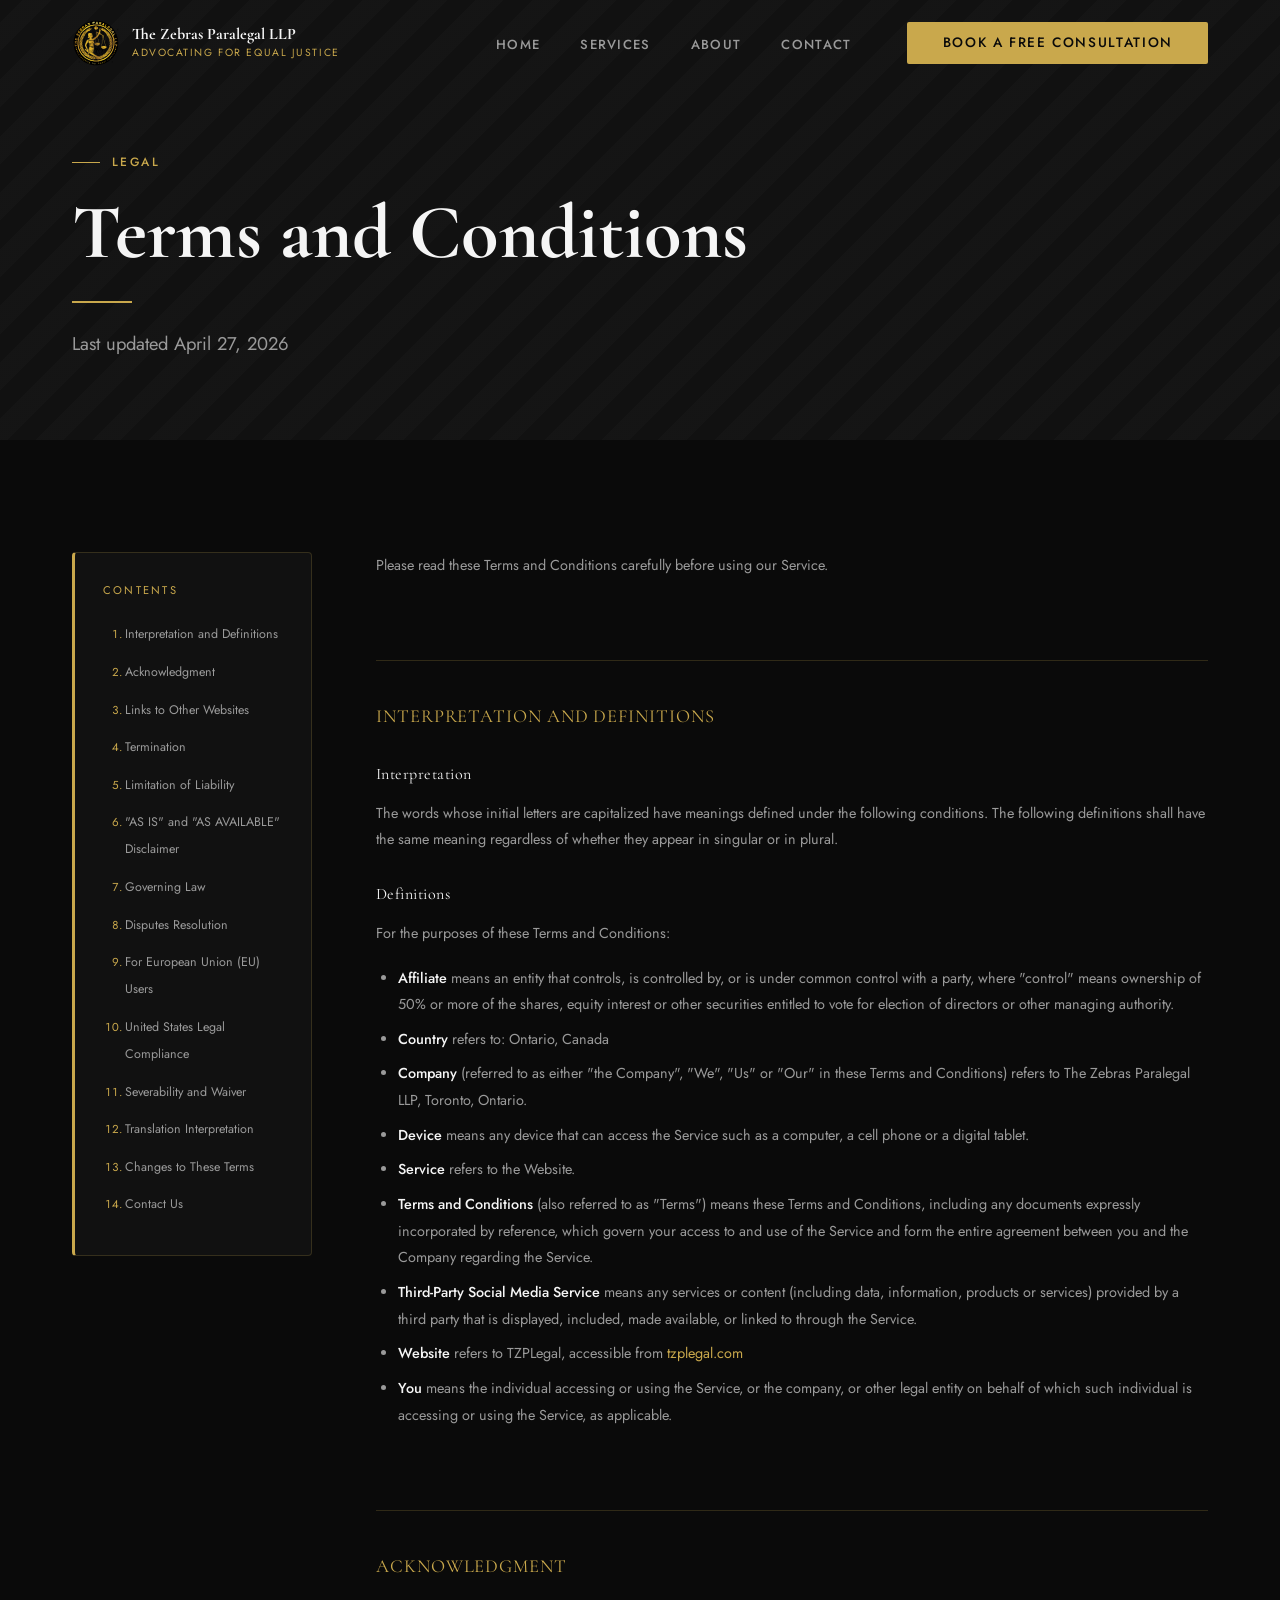
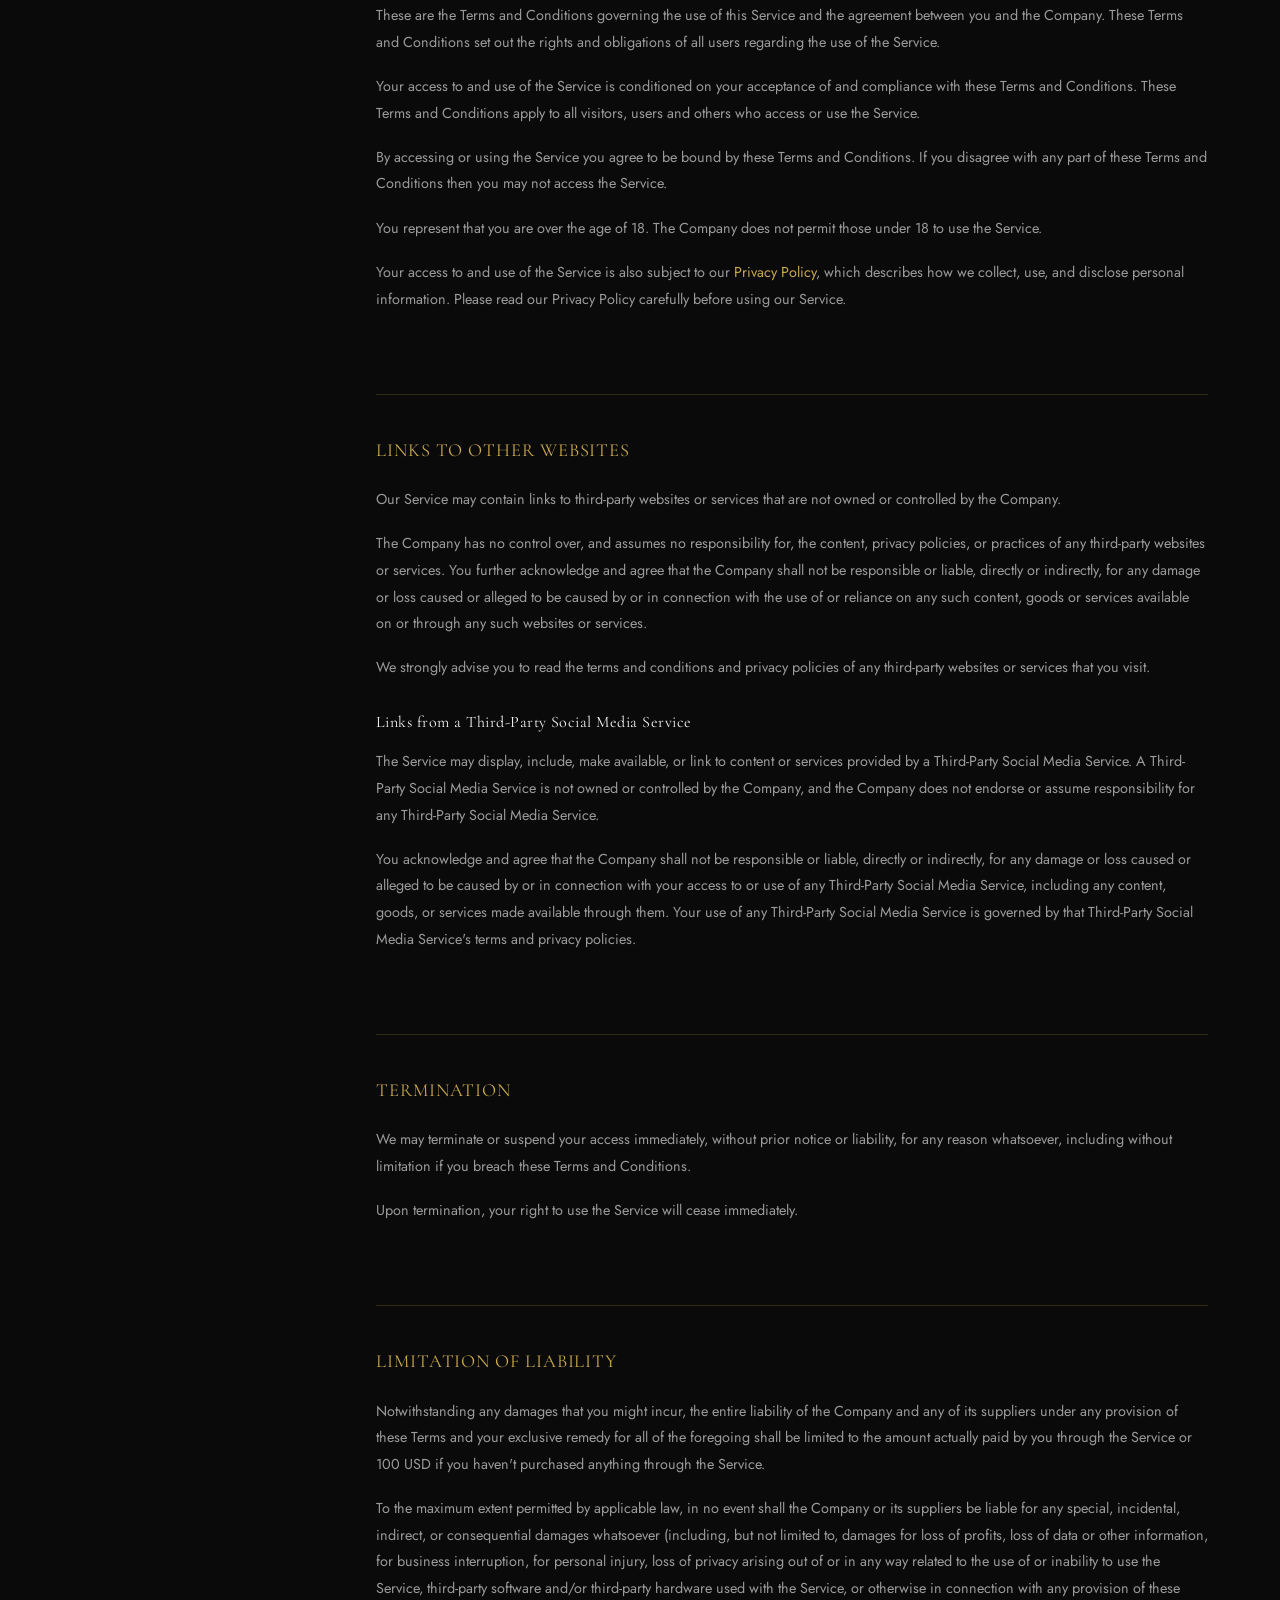
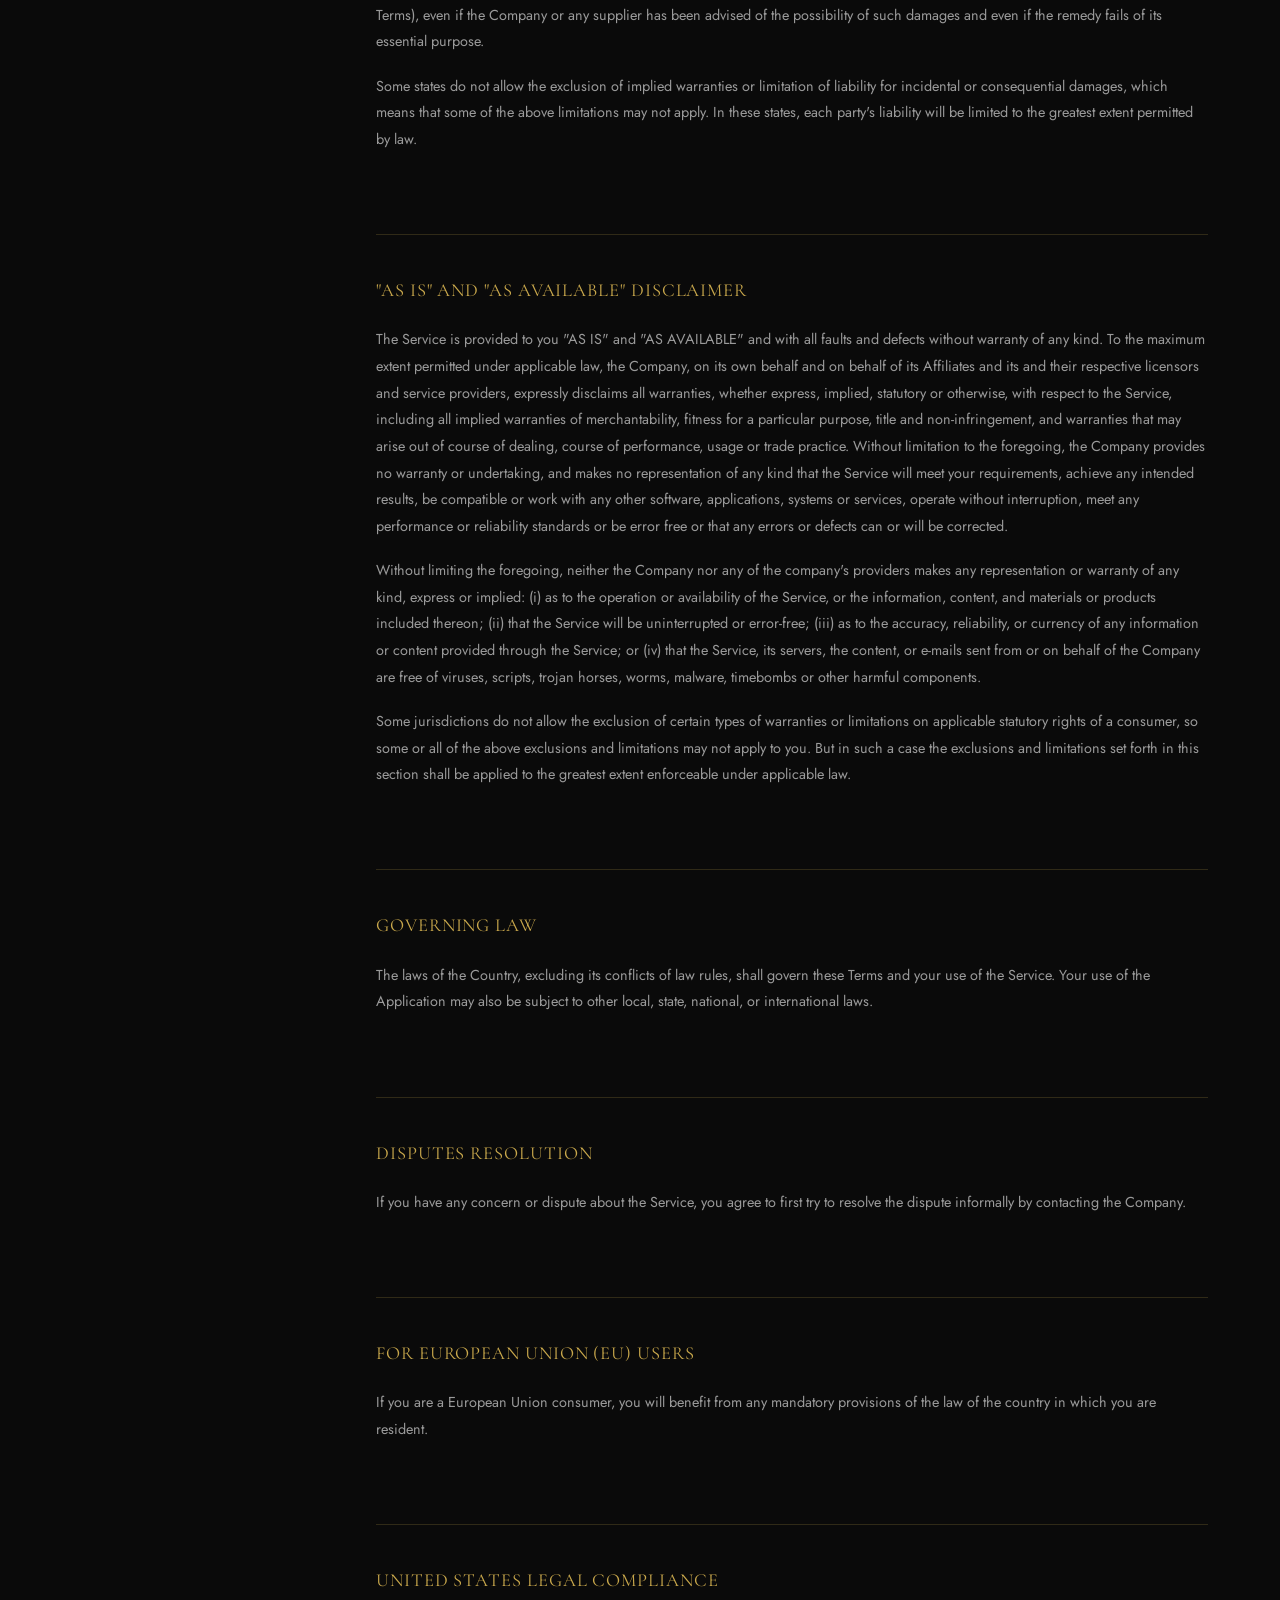
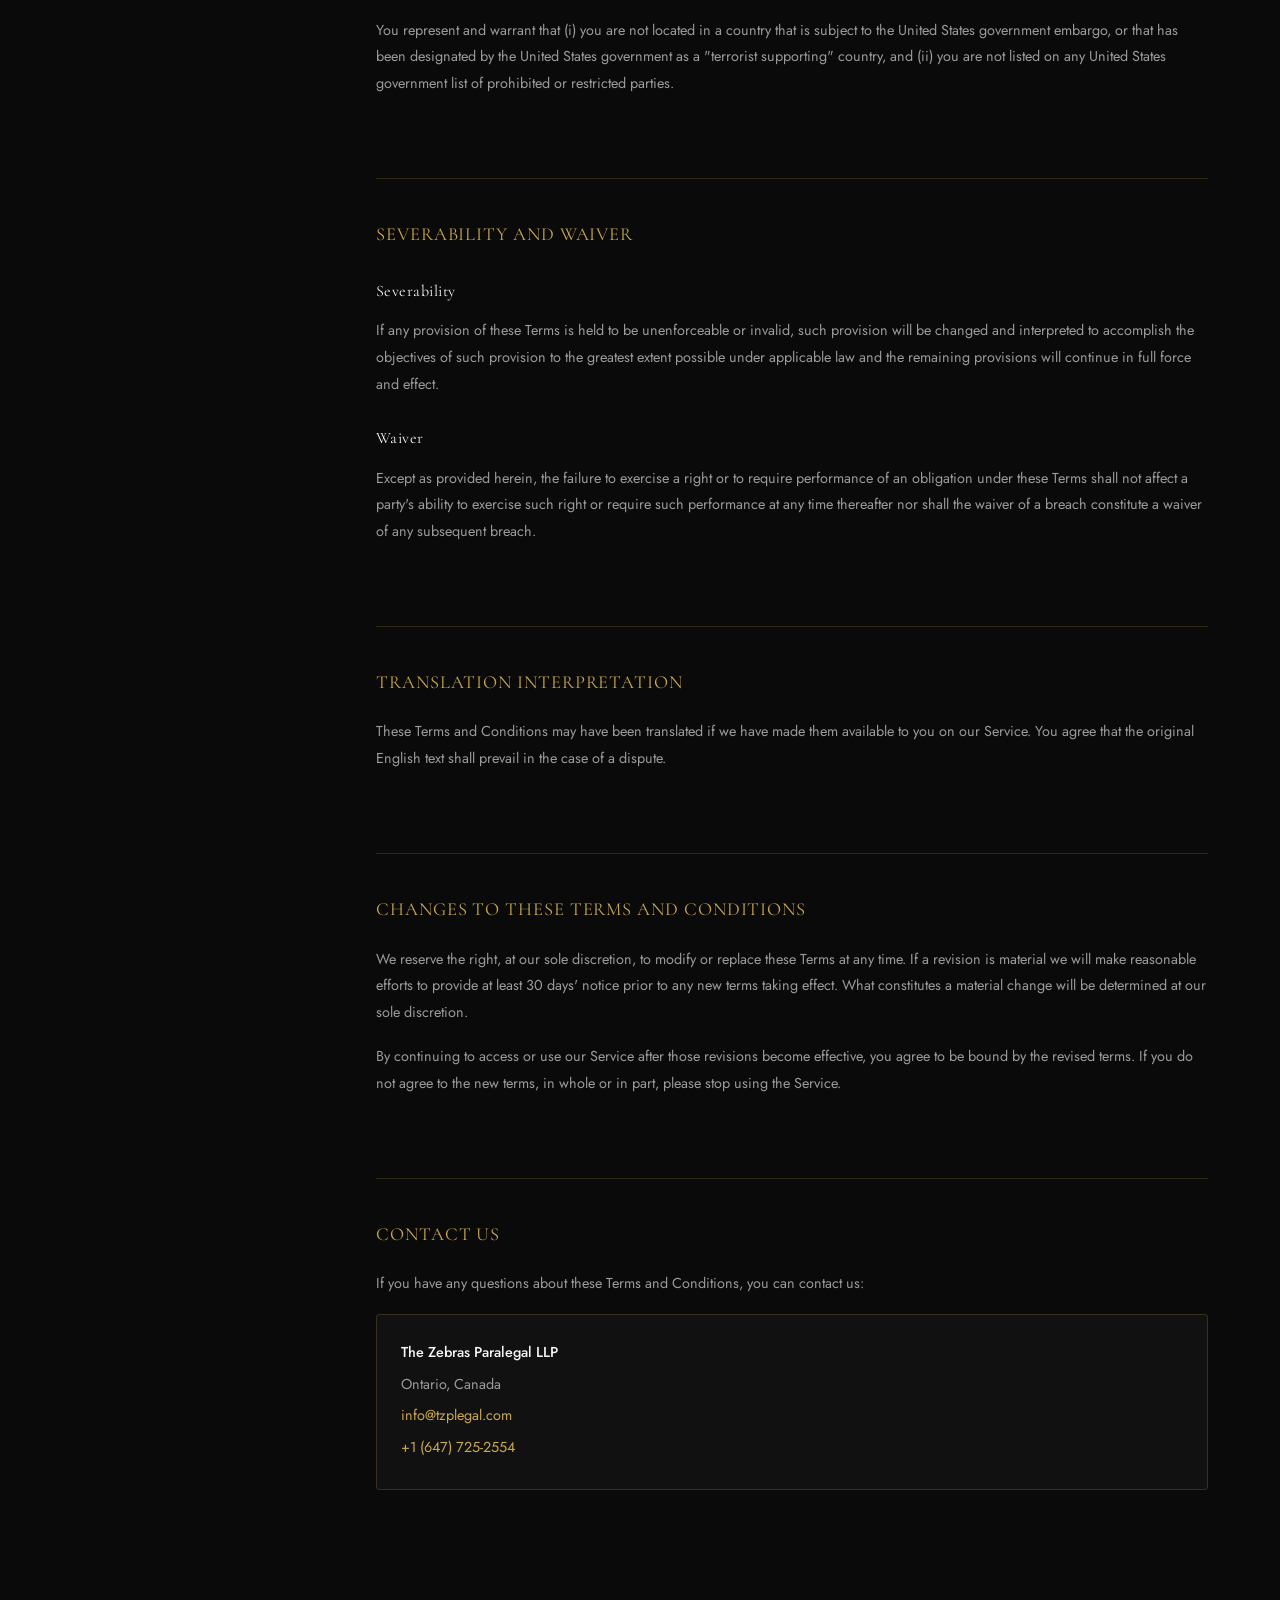
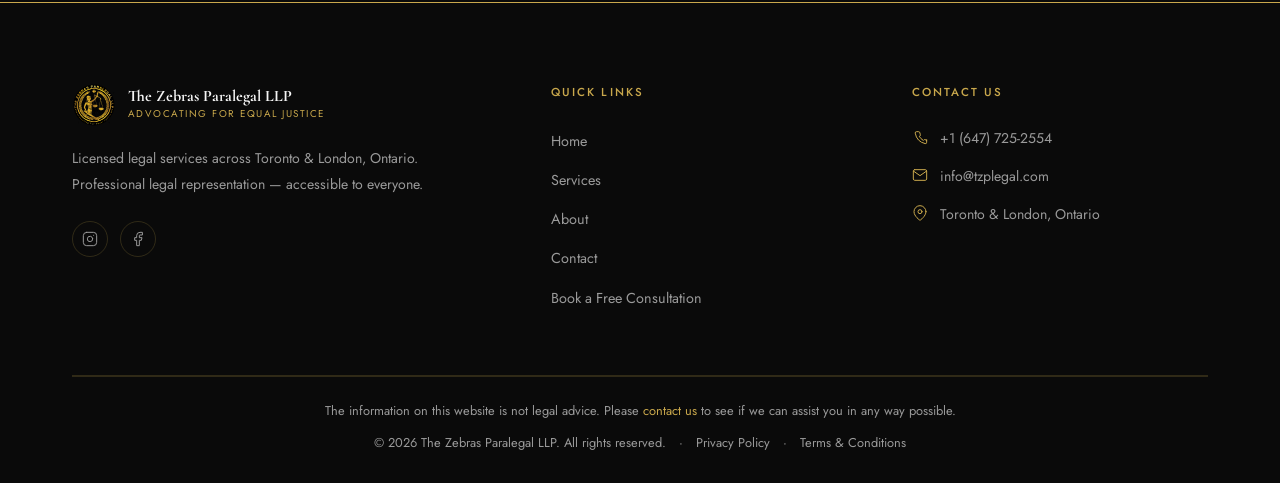
<file: terms-and-conditions.html>
<!DOCTYPE html>
<html lang="en">
<head>
  <meta charset="UTF-8" />
  <meta name="viewport" content="width=device-width, initial-scale=1.0" />
  <title>Terms and Conditions | The Zebras Paralegal LLP</title>
  <meta name="description" content="Terms and Conditions for The Zebras Paralegal LLP. Please read these terms carefully before using our services." />
  <link rel="icon" type="image/svg+xml" href="images/z_new_2.svg" />
  <link rel="stylesheet" href="styles.css" />
  <link rel="preconnect" href="https://fonts.googleapis.com" />
  <link rel="preconnect" href="https://fonts.gstatic.com" crossorigin />
  <link href="https://fonts.googleapis.com/css2?family=Cormorant+Garamond:wght@400;600;700&family=Jost:wght@300;400;500&display=swap" rel="stylesheet" />
</head>
<body>

  <!-- ============================================================
       NAVBAR
  ============================================================ -->
  <nav class="navbar">
    <div class="container">
      <div class="nav-inner">
        <a href="/" class="nav-logo">
          <img src="images/z_new_2.svg" alt="The Zebras Paralegal LLP logo" />
          <div class="nav-logo-text">
            <span class="nav-logo-name">The Zebras Paralegal LLP</span>
            <span class="nav-logo-tag">Advocating For Equal Justice</span>
          </div>
        </a>
        <ul class="nav-links">
          <li><a href="/">Home</a></li>
          <li><a href="/services">Services</a></li>
          <li><a href="/about">About</a></li>
          <li><a href="/contact">Contact</a></li>
          <li class="nav-cta"><a href="/contact" class="btn btn-gold">Book a Free Consultation</a></li>
        </ul>
        <button class="hamburger" aria-label="Open menu">
          <span></span><span></span><span></span>
        </button>
      </div>
    </div>
  </nav>

  <!-- Mobile Nav -->
  <div class="mobile-nav">
    <a href="/">Home</a>
    <a href="/services">Services</a>
    <a href="/about">About</a>
    <a href="/contact">Contact</a>
    <a href="/contact" class="btn btn-gold">Book a Free Consultation</a>
  </div>

  <!-- ============================================================
       PAGE HERO
  ============================================================ -->
  <section class="page-hero">
    <div class="container">
      <div class="page-hero-content fade-up">
        <span class="section-label">Legal</span>
        <h1>Terms and Conditions</h1>
        <div class="gold-line"></div>
        <p class="policy-date">Last updated April 27, 2026</p>
      </div>
    </div>
  </section>

  <!-- ============================================================
       TERMS CONTENT
  ============================================================ -->
  <section class="section">
    <div class="container">
      <div class="policy-layout">

        <!-- Table of Contents Sidebar -->
        <aside class="policy-toc">
          <div class="policy-toc-inner">
            <div class="policy-toc-label">Contents</div>
            <ol class="policy-toc-list">
              <li><a href="#interpretation">Interpretation and Definitions</a></li>
              <li><a href="#acknowledgment">Acknowledgment</a></li>
              <li><a href="#links">Links to Other Websites</a></li>
              <li><a href="#termination">Termination</a></li>
              <li><a href="#liability">Limitation of Liability</a></li>
              <li><a href="#disclaimer">"AS IS" and "AS AVAILABLE" Disclaimer</a></li>
              <li><a href="#governing-law">Governing Law</a></li>
              <li><a href="#disputes">Disputes Resolution</a></li>
              <li><a href="#eu-users">For European Union (EU) Users</a></li>
              <li><a href="#us-compliance">United States Legal Compliance</a></li>
              <li><a href="#severability">Severability and Waiver</a></li>
              <li><a href="#translation">Translation Interpretation</a></li>
              <li><a href="#changes">Changes to These Terms</a></li>
              <li><a href="#contact">Contact Us</a></li>
            </ol>
          </div>
        </aside>

        <!-- Terms Body -->
        <div class="policy-body">

          <p>Please read these Terms and Conditions carefully before using our Service.</p>

          <!-- Interpretation and Definitions -->
          <div class="policy-section" id="interpretation">
            <div class="policy-h2">Interpretation and Definitions</div>
            <div class="policy-h3">Interpretation</div>
            <p>The words whose initial letters are capitalized have meanings defined under the following conditions. The following definitions shall have the same meaning regardless of whether they appear in singular or in plural.</p>
            <div class="policy-h3">Definitions</div>
            <p>For the purposes of these Terms and Conditions:</p>
            <ul>
              <li><strong>Affiliate</strong> means an entity that controls, is controlled by, or is under common control with a party, where "control" means ownership of 50% or more of the shares, equity interest or other securities entitled to vote for election of directors or other managing authority.</li>
              <li><strong>Country</strong> refers to: Ontario, Canada</li>
              <li><strong>Company</strong> (referred to as either "the Company", "We", "Us" or "Our" in these Terms and Conditions) refers to The Zebras Paralegal LLP, Toronto, Ontario.</li>
              <li><strong>Device</strong> means any device that can access the Service such as a computer, a cell phone or a digital tablet.</li>
              <li><strong>Service</strong> refers to the Website.</li>
              <li><strong>Terms and Conditions</strong> (also referred to as "Terms") means these Terms and Conditions, including any documents expressly incorporated by reference, which govern your access to and use of the Service and form the entire agreement between you and the Company regarding the Service.</li>
              <li><strong>Third-Party Social Media Service</strong> means any services or content (including data, information, products or services) provided by a third party that is displayed, included, made available, or linked to through the Service.</li>
              <li><strong>Website</strong> refers to TZPLegal, accessible from <a href="https://tzplegal.com" target="_blank" rel="noopener noreferrer">tzplegal.com</a></li>
              <li><strong>You</strong> means the individual accessing or using the Service, or the company, or other legal entity on behalf of which such individual is accessing or using the Service, as applicable.</li>
            </ul>
          </div>

          <!-- Acknowledgment -->
          <div class="policy-section" id="acknowledgment">
            <div class="policy-h2">Acknowledgment</div>
            <p>These are the Terms and Conditions governing the use of this Service and the agreement between you and the Company. These Terms and Conditions set out the rights and obligations of all users regarding the use of the Service.</p>
            <p>Your access to and use of the Service is conditioned on your acceptance of and compliance with these Terms and Conditions. These Terms and Conditions apply to all visitors, users and others who access or use the Service.</p>
            <p>By accessing or using the Service you agree to be bound by these Terms and Conditions. If you disagree with any part of these Terms and Conditions then you may not access the Service.</p>
            <p>You represent that you are over the age of 18. The Company does not permit those under 18 to use the Service.</p>
            <p>Your access to and use of the Service is also subject to our <a href="/privacy-policy">Privacy Policy</a>, which describes how we collect, use, and disclose personal information. Please read our Privacy Policy carefully before using our Service.</p>
          </div>

          <!-- Links to Other Websites -->
          <div class="policy-section" id="links">
            <div class="policy-h2">Links to Other Websites</div>
            <p>Our Service may contain links to third-party websites or services that are not owned or controlled by the Company.</p>
            <p>The Company has no control over, and assumes no responsibility for, the content, privacy policies, or practices of any third-party websites or services. You further acknowledge and agree that the Company shall not be responsible or liable, directly or indirectly, for any damage or loss caused or alleged to be caused by or in connection with the use of or reliance on any such content, goods or services available on or through any such websites or services.</p>
            <p>We strongly advise you to read the terms and conditions and privacy policies of any third-party websites or services that you visit.</p>
            <div class="policy-h3">Links from a Third-Party Social Media Service</div>
            <p>The Service may display, include, make available, or link to content or services provided by a Third-Party Social Media Service. A Third-Party Social Media Service is not owned or controlled by the Company, and the Company does not endorse or assume responsibility for any Third-Party Social Media Service.</p>
            <p>You acknowledge and agree that the Company shall not be responsible or liable, directly or indirectly, for any damage or loss caused or alleged to be caused by or in connection with your access to or use of any Third-Party Social Media Service, including any content, goods, or services made available through them. Your use of any Third-Party Social Media Service is governed by that Third-Party Social Media Service's terms and privacy policies.</p>
          </div>

          <!-- Termination -->
          <div class="policy-section" id="termination">
            <div class="policy-h2">Termination</div>
            <p>We may terminate or suspend your access immediately, without prior notice or liability, for any reason whatsoever, including without limitation if you breach these Terms and Conditions.</p>
            <p>Upon termination, your right to use the Service will cease immediately.</p>
          </div>

          <!-- Limitation of Liability -->
          <div class="policy-section" id="liability">
            <div class="policy-h2">Limitation of Liability</div>
            <p>Notwithstanding any damages that you might incur, the entire liability of the Company and any of its suppliers under any provision of these Terms and your exclusive remedy for all of the foregoing shall be limited to the amount actually paid by you through the Service or 100 USD if you haven't purchased anything through the Service.</p>
            <p>To the maximum extent permitted by applicable law, in no event shall the Company or its suppliers be liable for any special, incidental, indirect, or consequential damages whatsoever (including, but not limited to, damages for loss of profits, loss of data or other information, for business interruption, for personal injury, loss of privacy arising out of or in any way related to the use of or inability to use the Service, third-party software and/or third-party hardware used with the Service, or otherwise in connection with any provision of these Terms), even if the Company or any supplier has been advised of the possibility of such damages and even if the remedy fails of its essential purpose.</p>
            <p>Some states do not allow the exclusion of implied warranties or limitation of liability for incidental or consequential damages, which means that some of the above limitations may not apply. In these states, each party's liability will be limited to the greatest extent permitted by law.</p>
          </div>

          <!-- AS IS Disclaimer -->
          <div class="policy-section" id="disclaimer">
            <div class="policy-h2">"AS IS" and "AS AVAILABLE" Disclaimer</div>
            <p>The Service is provided to you "AS IS" and "AS AVAILABLE" and with all faults and defects without warranty of any kind. To the maximum extent permitted under applicable law, the Company, on its own behalf and on behalf of its Affiliates and its and their respective licensors and service providers, expressly disclaims all warranties, whether express, implied, statutory or otherwise, with respect to the Service, including all implied warranties of merchantability, fitness for a particular purpose, title and non-infringement, and warranties that may arise out of course of dealing, course of performance, usage or trade practice. Without limitation to the foregoing, the Company provides no warranty or undertaking, and makes no representation of any kind that the Service will meet your requirements, achieve any intended results, be compatible or work with any other software, applications, systems or services, operate without interruption, meet any performance or reliability standards or be error free or that any errors or defects can or will be corrected.</p>
            <p>Without limiting the foregoing, neither the Company nor any of the company's providers makes any representation or warranty of any kind, express or implied: (i) as to the operation or availability of the Service, or the information, content, and materials or products included thereon; (ii) that the Service will be uninterrupted or error-free; (iii) as to the accuracy, reliability, or currency of any information or content provided through the Service; or (iv) that the Service, its servers, the content, or e-mails sent from or on behalf of the Company are free of viruses, scripts, trojan horses, worms, malware, timebombs or other harmful components.</p>
            <p>Some jurisdictions do not allow the exclusion of certain types of warranties or limitations on applicable statutory rights of a consumer, so some or all of the above exclusions and limitations may not apply to you. But in such a case the exclusions and limitations set forth in this section shall be applied to the greatest extent enforceable under applicable law.</p>
          </div>

          <!-- Governing Law -->
          <div class="policy-section" id="governing-law">
            <div class="policy-h2">Governing Law</div>
            <p>The laws of the Country, excluding its conflicts of law rules, shall govern these Terms and your use of the Service. Your use of the Application may also be subject to other local, state, national, or international laws.</p>
          </div>

          <!-- Disputes Resolution -->
          <div class="policy-section" id="disputes">
            <div class="policy-h2">Disputes Resolution</div>
            <p>If you have any concern or dispute about the Service, you agree to first try to resolve the dispute informally by contacting the Company.</p>
          </div>

          <!-- EU Users -->
          <div class="policy-section" id="eu-users">
            <div class="policy-h2">For European Union (EU) Users</div>
            <p>If you are a European Union consumer, you will benefit from any mandatory provisions of the law of the country in which you are resident.</p>
          </div>

          <!-- US Legal Compliance -->
          <div class="policy-section" id="us-compliance">
            <div class="policy-h2">United States Legal Compliance</div>
            <p>You represent and warrant that (i) you are not located in a country that is subject to the United States government embargo, or that has been designated by the United States government as a "terrorist supporting" country, and (ii) you are not listed on any United States government list of prohibited or restricted parties.</p>
          </div>

          <!-- Severability and Waiver -->
          <div class="policy-section" id="severability">
            <div class="policy-h2">Severability and Waiver</div>
            <div class="policy-h3">Severability</div>
            <p>If any provision of these Terms is held to be unenforceable or invalid, such provision will be changed and interpreted to accomplish the objectives of such provision to the greatest extent possible under applicable law and the remaining provisions will continue in full force and effect.</p>
            <div class="policy-h3">Waiver</div>
            <p>Except as provided herein, the failure to exercise a right or to require performance of an obligation under these Terms shall not affect a party's ability to exercise such right or require such performance at any time thereafter nor shall the waiver of a breach constitute a waiver of any subsequent breach.</p>
          </div>

          <!-- Translation Interpretation -->
          <div class="policy-section" id="translation">
            <div class="policy-h2">Translation Interpretation</div>
            <p>These Terms and Conditions may have been translated if we have made them available to you on our Service. You agree that the original English text shall prevail in the case of a dispute.</p>
          </div>

          <!-- Changes -->
          <div class="policy-section" id="changes">
            <div class="policy-h2">Changes to These Terms and Conditions</div>
            <p>We reserve the right, at our sole discretion, to modify or replace these Terms at any time. If a revision is material we will make reasonable efforts to provide at least 30 days' notice prior to any new terms taking effect. What constitutes a material change will be determined at our sole discretion.</p>
            <p>By continuing to access or use our Service after those revisions become effective, you agree to be bound by the revised terms. If you do not agree to the new terms, in whole or in part, please stop using the Service.</p>
          </div>

          <!-- Contact -->
          <div class="policy-section" id="contact">
            <div class="policy-h2">Contact Us</div>
            <p>If you have any questions about these Terms and Conditions, you can contact us:</p>
            <div class="policy-contact-block">
              <p><strong>The Zebras Paralegal LLP</strong></p>
              <p>Ontario, Canada</p>
              <p><a href="mailto:info@tzplegal.com">info@tzplegal.com</a></p>
              <p><a href="tel:+16477252554">+1 (647) 725-2554</a></p>
            </div>
          </div>

        </div><!-- end policy-body -->
      </div><!-- end policy-layout -->
    </div>
  </section>

  <!-- ============================================================
       FOOTER
  ============================================================ -->
  <footer class="footer">
    <div class="container">
      <div class="footer-grid">
        <div>
          <div class="footer-logo">
            <img src="images/z_new_2.svg" alt="The Zebras Paralegal LLP" />
            <div>
              <div class="footer-logo-name">The Zebras Paralegal LLP</div>
              <div class="footer-logo-tag">Advocating For Equal Justice</div>
            </div>
          </div>
          <p class="footer-desc">Licensed legal services across Toronto &amp; London, Ontario. Professional legal representation — accessible to everyone.</p>
          <div class="footer-social">
            <a href="https://www.instagram.com/thezebraslegalllp" target="_blank" rel="noopener noreferrer" aria-label="Follow us on Instagram">
              <svg viewBox="0 0 24 24"><rect x="2" y="2" width="20" height="20" rx="5" ry="5"/><path d="M16 11.37A4 4 0 1 1 12.63 8 4 4 0 0 1 16 11.37z"/><line x1="17.5" y1="6.5" x2="17.51" y2="6.5"/></svg>
            </a>
            <a href="https://www.facebook.com/share/1JpXYpx6N8/?mibextid=wwXIfr" target="_blank" rel="noopener noreferrer" aria-label="Follow us on Facebook">
              <svg viewBox="0 0 24 24"><path d="M18 2h-3a5 5 0 0 0-5 5v3H7v4h3v8h4v-8h3l1-4h-4V7a1 1 0 0 1 1-1h3z"/></svg>
            </a>
          </div>
        </div>
        <div>
          <div class="footer-col-title">Quick Links</div>
          <ul class="footer-links">
            <li><a href="/">Home</a></li>
            <li><a href="/services">Services</a></li>
            <li><a href="/about">About</a></li>
            <li><a href="/contact">Contact</a></li>
            <li><a href="/contact">Book a Free Consultation</a></li>
          </ul>
        </div>
        <div>
          <div class="footer-col-title">Contact Us</div>
          <ul class="footer-contact-list">
            <li class="footer-contact-item">
              <svg viewBox="0 0 24 24"><path d="M22 16.92v3a2 2 0 0 1-2.18 2A19.79 19.79 0 0 1 4.82 6.18a2 2 0 0 1 1.95-2.18h3a2 2 0 0 1 2 1.72c.127.96.361 1.903.7 2.81a2 2 0 0 1-.45 2.11L10.91 11a16 16 0 0 0 6.1 6.1l.65-.65a2 2 0 0 1 2.11-.45c.907.339 1.85.573 2.81.7A2 2 0 0 1 22 16.92z"/></svg>
              <span><a href="tel:+16477252554">+1 (647) 725-2554</a></span>
            </li>
            <li class="footer-contact-item">
              <svg viewBox="0 0 24 24"><path d="M4 4h16c1.1 0 2 .9 2 2v12c0 1.1-.9 2-2 2H4c-1.1 0-2-.9-2-2V6c0-1.1.9-2 2-2z"/><polyline points="22,6 12,13 2,6"/></svg>
              <span><a href="mailto:info@tzplegal.com">info@tzplegal.com</a></span>
            </li>
            <li class="footer-contact-item">
              <svg viewBox="0 0 24 24"><path d="M21 10c0 7-9 13-9 13S3 17 3 10a9 9 0 0 1 18 0z"/><circle cx="12" cy="10" r="3"/></svg>
              <span>Toronto &amp; London, Ontario</span>
            </li>
          </ul>
        </div>
      </div>
      <div class="footer-disclaimer">
        The information on this website is not legal advice. Please <a href="/contact">contact us</a> to see if we can assist you in any way possible.
      </div>
      <div class="footer-bottom">
        <span class="footer-copyright">&copy; 2026 The Zebras Paralegal LLP. All rights reserved.</span>
        <div class="footer-legal">
          <a href="/privacy-policy">Privacy Policy</a>
          <a href="/terms-and-conditions">Terms &amp; Conditions</a>
        </div>
      </div>
    </div>
  </footer>

  <!-- Sticky mobile CTA -->
  <div class="sticky-cta">
    <a href="tel:+16477252554" class="sticky-cta-call" aria-label="Call us">
      <svg viewBox="0 0 24 24"><path d="M22 16.92v3a2 2 0 0 1-2.18 2A19.79 19.79 0 0 1 4.82 6.18a2 2 0 0 1 1.95-2.18h3a2 2 0 0 1 2 1.72c.127.96.361 1.903.7 2.81a2 2 0 0 1-.45 2.11L10.91 11a16 16 0 0 0 6.1 6.1l.65-.65a2 2 0 0 1 2.11-.45c.907.339 1.85.573 2.81.7A2 2 0 0 1 22 16.92z"/></svg>
    </a>
    <a href="/contact" class="btn btn-gold sticky-cta-book">Book a Free Consultation</a>
  </div>

  <script src="script.js"></script>
</body>
</html>
</file>
<file: styles.css>
/* ============================================
   THE ZEBRAS PARALEGAL LP — Main Stylesheet
   ============================================ */

@import url('https://fonts.googleapis.com/css2?family=Cormorant+Garamond:wght@400;600;700&family=Jost:wght@300;400;500&display=swap');

/* ---- Reset & Base ---- */
*, *::before, *::after {
  box-sizing: border-box;
  margin: 0;
  padding: 0;
}

:root {
  --bg-primary: #0a0a0a;
  --bg-secondary: #111111;
  --gold: #C9A84C;
  --gold-light: #E8C86A;
  --gold-dark: #8B6914;
  --white: #F5F5F5;
  --muted: #9A9A9A;
  --border: rgba(201, 168, 76, 0.2);
  --font-display: 'Cormorant Garamond', Georgia, serif;
  --font-body: 'Jost', sans-serif;
}

html {
  scroll-behavior: smooth;
}

body {
  background-color: var(--bg-primary);
  color: var(--white);
  font-family: var(--font-body);
  font-weight: 400;
  line-height: 1.7;
  font-size: 16px;
  -webkit-font-smoothing: antialiased;
}

a {
  color: inherit;
  text-decoration: none;
}

img {
  max-width: 100%;
  display: block;
}

ul {
  list-style: none;
}

/* ---- Zebra Stripe Pattern ---- */
.zebra-bg {
  background-image: repeating-linear-gradient(
    -45deg,
    transparent,
    transparent 18px,
    rgba(255, 255, 255, 0.018) 18px,
    rgba(255, 255, 255, 0.018) 36px
  );
}

/* ---- Typography ---- */
h1, h2, h3, h4 {
  font-family: var(--font-display);
  font-weight: 700;
  line-height: 1.15;
  color: var(--white);
}

h1 { font-size: clamp(2.8rem, 6vw, 5.5rem); }
h2 { font-size: clamp(2rem, 4vw, 3.2rem); }
h3 { font-size: clamp(1.3rem, 2.5vw, 1.8rem); }
h4 { font-size: 1.2rem; }

p {
  color: var(--muted);
  font-size: 1rem;
  line-height: 1.8;
}

.section-label {
  font-family: var(--font-body);
  font-size: 0.75rem;
  font-weight: 500;
  letter-spacing: 0.2em;
  text-transform: uppercase;
  color: var(--gold);
  margin-bottom: 1rem;
  display: inline-flex;
  align-items: center;
  gap: 0.75rem;
}

.section-label::before {
  content: '';
  display: inline-block;
  width: 28px;
  height: 1px;
  background: var(--gold);
  flex-shrink: 0;
}

.section-header.centered .section-label {
  display: block;
}

.section-header.centered .section-label::before {
  display: none;
}

.section-label--centered {
  justify-content: center;
}

.section-label--centered::after {
  content: '';
  display: inline-block;
  width: 28px;
  height: 1px;
  background: var(--gold);
  flex-shrink: 0;
}

.section-title {
  margin-bottom: 1rem;
}

.section-sub {
  font-size: 1.1rem;
  color: var(--muted);
  max-width: 580px;
}

.gold { color: var(--gold); }

/* ---- Layout Utilities ---- */
.container {
  max-width: 1200px;
  margin: 0 auto;
  padding: 0 2rem;
}

.section {
  padding: 7rem 0;
}

.section-header {
  margin-bottom: 4rem;
}

.section-header.centered {
  text-align: center;
}

.section-header.centered .section-sub {
  margin: 0 auto;
}

/* ---- Ghost Section Numbers ---- */
.section-header[data-num] {
  position: relative;
}

.section-header[data-num]::before {
  content: attr(data-num);
  position: absolute;
  top: 50%;
  left: -0.05em;
  transform: translateY(-55%);
  font-family: var(--font-display);
  font-size: clamp(6rem, 14vw, 11rem);
  font-weight: 700;
  line-height: 1;
  color: transparent;
  -webkit-text-stroke: 1px rgba(201, 168, 76, 0.1);
  text-stroke: 1px rgba(201, 168, 76, 0.1);
  pointer-events: none;
  user-select: none;
  z-index: 0;
  letter-spacing: -0.02em;
}

.section-header[data-num] > * {
  position: relative;
  z-index: 1;
}

.section-header.centered[data-num]::before {
  left: 50%;
  transform: translate(-50%, -55%);
}

/* ---- Buttons ---- */
.btn {
  display: inline-flex;
  align-items: center;
  justify-content: center;
  font-family: var(--font-body);
  font-size: 0.85rem;
  font-weight: 500;
  letter-spacing: 0.12em;
  text-transform: uppercase;
  padding: 0.9rem 2.2rem;
  line-height: 1;
  border-radius: 2px;
  cursor: pointer;
  transition: all 0.25s ease;
  border: none;
  outline: none;
}

.btn-gold {
  background: var(--gold);
  color: var(--bg-primary);
  position: relative;
  overflow: hidden;
  isolation: isolate;
}

.btn-gold::after {
  content: '';
  position: absolute;
  inset: 0;
  background: var(--gold-light);
  transform: translateX(-101%);
  transition: transform 0.35s cubic-bezier(0.4, 0, 0.2, 1);
  z-index: -1;
}

.btn-gold:hover::after {
  transform: translateX(0);
}

.btn-gold:hover {
  transform: translateY(-1px);
  box-shadow: 0 6px 24px rgba(201, 168, 76, 0.3);
}

.btn-outline {
  background: transparent;
  color: var(--white);
  border: 1px solid rgba(245, 245, 245, 0.4);
}

.btn-outline:hover {
  border-color: var(--gold);
  color: var(--gold);
  transform: translateY(-1px);
}

.btn-outline-gold {
  background: transparent;
  color: var(--gold);
  border: 1px solid var(--gold);
}

.btn-outline-gold:hover {
  background: var(--gold);
  color: var(--bg-primary);
  transform: translateY(-1px);
}

/* ---- Gold Divider ---- */
.gold-line {
  width: 60px;
  height: 2px;
  background: var(--gold);
  margin: 1.5rem 0;
}

.gold-line.centered {
  margin: 1.5rem auto;
}

/* ============================================
   NAVBAR
   ============================================ */
.navbar {
  position: fixed;
  top: 0;
  left: 0;
  right: 0;
  z-index: 1000;
  padding: 1.2rem 0;
  transition: all 0.3s ease;
}

.navbar.scrolled {
  background: rgba(10, 10, 10, 0.97);
  backdrop-filter: blur(12px);
  -webkit-backdrop-filter: blur(12px);
  padding: 0.8rem 0;
  border-bottom: 1px solid var(--border);
}

.nav-inner {
  display: flex;
  align-items: center;
  justify-content: space-between;
}

.nav-logo {
  display: flex;
  align-items: center;
  gap: 0.75rem;
  text-decoration: none;
}

.nav-logo img {
  height: 48px;
  width: auto;
}

.nav-logo-text {
  display: flex;
  flex-direction: column;
}

.nav-logo-name {
  font-family: var(--font-display);
  font-size: 1rem;
  font-weight: 700;
  color: var(--white);
  line-height: 1.2;
}

.nav-logo-tag {
  font-size: 0.65rem;
  letter-spacing: 0.15em;
  text-transform: uppercase;
  color: var(--gold);
}

.nav-links {
  display: flex;
  align-items: center;
  gap: 2.5rem;
}

.nav-links a:not(.btn) {
  font-size: 0.82rem;
  font-weight: 500;
  letter-spacing: 0.1em;
  text-transform: uppercase;
  color: var(--muted);
  transition: color 0.2s ease;
  position: relative;
  padding-bottom: 4px;
}

.nav-links a:not(.btn)::after {
  content: '';
  position: absolute;
  bottom: 0;
  left: 0;
  width: 0;
  height: 1px;
  background: var(--gold);
  transition: width 0.2s ease;
}

.nav-links a:not(.btn):hover,
.nav-links a:not(.btn).active {
  color: var(--white);
}

.nav-links a:not(.btn):hover::after,
.nav-links a:not(.btn).active::after {
  width: 100%;
}

.nav-cta {
  margin-left: 1rem;
}

/* Hamburger */
.hamburger {
  display: none;
  flex-direction: column;
  gap: 5px;
  cursor: pointer;
  padding: 4px;
  background: none;
  border: none;
  outline: none;
}

.hamburger span {
  display: block;
  width: 26px;
  height: 2px;
  background: var(--white);
  transition: all 0.3s ease;
}

.hamburger.open span:nth-child(1) {
  transform: translateY(7px) rotate(45deg);
}
.hamburger.open span:nth-child(2) {
  opacity: 0;
}
.hamburger.open span:nth-child(3) {
  transform: translateY(-7px) rotate(-45deg);
}

/* Mobile nav overlay */
.mobile-nav {
  display: none;
  position: fixed;
  top: 0;
  left: 0;
  right: 0;
  bottom: 0;
  background: rgba(10, 10, 10, 0.98);
  z-index: 999;
  flex-direction: column;
  align-items: center;
  justify-content: center;
  gap: 2.5rem;
  opacity: 0;
  pointer-events: none;
  transition: opacity 0.3s ease;
}

.mobile-nav.open {
  display: flex;
  opacity: 1;
  pointer-events: all;
}

.mobile-nav a {
  font-family: var(--font-display);
  font-size: 2.4rem;
  font-weight: 600;
  color: var(--white);
  transition: color 0.2s ease;
}

.mobile-nav a:hover,
.mobile-nav a.active {
  color: var(--gold);
}

.mobile-nav .btn {
  font-size: 0.85rem;
  margin-top: 1rem;
}

/* ============================================
   PAGE HEROES
   ============================================ */

/* Home Hero */
.hero-home {
  min-height: 100vh;
  display: flex;
  align-items: center;
  padding-top: 80px;
  position: relative;
  overflow: hidden;
}

.hero-home::before {
  content: '';
  position: absolute;
  inset: 0;
  background-image: repeating-linear-gradient(
    -45deg,
    transparent,
    transparent 20px,
    rgba(255, 255, 255, 0.02) 20px,
    rgba(255, 255, 255, 0.02) 40px
  );
}

.hero-home::after {
  content: '';
  position: absolute;
  bottom: 0;
  left: 0;
  right: 0;
  height: 180px;
  background: linear-gradient(to top, var(--bg-primary), transparent);
}

.hero-content {
  position: relative;
  z-index: 1;
  max-width: 800px;
  animation: fadeUp 0.9s ease forwards;
}

.hero-content::before {
  content: '';
  position: absolute;
  top: 50%;
  left: 50%;
  transform: translate(-50%, -50%);
  width: 900px;
  height: 640px;
  background: radial-gradient(
    ellipse at center,
    rgba(201, 168, 76, 0.07) 0%,
    rgba(201, 168, 76, 0.03) 40%,
    transparent 70%
  );
  pointer-events: none;
  z-index: -1;
}

.hero-logo {
  height: 72px;
  width: auto;
  margin-bottom: 2.5rem;
}

.hero-home h1 {
  margin-bottom: 1.5rem;
}

.hero-home h1 span {
  color: var(--gold);
}

.hero-sub {
  font-size: 1.15rem;
  color: var(--muted);
  max-width: 580px;
  margin-bottom: 2.5rem;
  line-height: 1.8;
}

.hero-btns {
  display: flex;
  gap: 1.2rem;
  flex-wrap: wrap;
}

/* Page Hero (inner pages) */
.page-hero {
  padding: 9rem 0 5rem;
  background: var(--bg-secondary);
  position: relative;
  overflow: hidden;
}

.page-hero::before {
  content: '';
  position: absolute;
  inset: 0;
  background-image: repeating-linear-gradient(
    -45deg,
    transparent,
    transparent 20px,
    rgba(255, 255, 255, 0.015) 20px,
    rgba(255, 255, 255, 0.015) 40px
  );
}

.page-hero-content {
  position: relative;
  z-index: 1;
}

.page-hero h1 {
  margin-bottom: 1rem;
}

.page-hero p {
  font-size: 1.15rem;
  max-width: 560px;
}


/* ============================================
   SERVICES PREVIEW
   ============================================ */
.services-grid {
  display: grid;
  grid-template-columns: repeat(3, 1fr);
  gap: 1.5rem;
  margin-bottom: 3rem;
}


.service-link {
  font-size: 0.82rem;
  font-weight: 500;
  letter-spacing: 0.08em;
  color: var(--gold);
  transition: color 0.2s ease;
  display: inline-flex;
  align-items: center;
  gap: 0.4rem;
}

.service-link:hover {
  color: var(--gold-light);
}

.services-cta {
  text-align: center;
}


/* ============================================
   WHY CHOOSE US
   ============================================ */
.why-section {
  background: var(--bg-secondary);
}

.why-grid {
  display: grid;
  grid-template-columns: 1fr 1fr;
  gap: 5rem;
  align-items: center;
}

.why-list {
  margin: 2rem 0 2.5rem;
  display: flex;
  flex-direction: column;
  gap: 1.1rem;
}

.why-item {
  display: flex;
  align-items: flex-start;
  gap: 1rem;
}

.why-check {
  width: 22px;
  height: 22px;
  flex-shrink: 0;
  margin-top: 2px;
  color: var(--gold);
}

.why-check svg {
  width: 100%;
  height: 100%;
  stroke: var(--gold);
  fill: none;
  stroke-width: 2;
  stroke-linecap: round;
  stroke-linejoin: round;
}

.why-item span {
  font-size: 0.95rem;
  color: var(--muted);
}

.why-visual {
  position: relative;
  height: 420px;
  border-radius: 4px;
  overflow: hidden;
  border: 1px solid var(--border);
}

.why-visual-inner {
  width: 100%;
  height: 100%;
  background: var(--bg-primary);
  background-image: repeating-linear-gradient(
    -45deg,
    transparent,
    transparent 16px,
    rgba(201, 168, 76, 0.06) 16px,
    rgba(201, 168, 76, 0.06) 32px
  );
  display: flex;
  align-items: center;
  justify-content: center;
}

.why-visual-text {
  text-align: center;
}

.why-panel-content {
  text-align: center;
  padding: 3rem 2.5rem;
  display: flex;
  flex-direction: column;
  align-items: center;
  gap: 1.1rem;
  width: 100%;
}

.why-panel-num {
  font-family: var(--font-display);
  font-size: clamp(4rem, 8vw, 5.5rem);
  font-weight: 700;
  color: var(--gold);
  line-height: 1;
}

.why-panel-num sup {
  font-size: 0.55em;
  vertical-align: super;
  color: var(--gold-light);
}

.why-panel-label {
  font-size: 0.72rem;
  font-weight: 500;
  letter-spacing: 0.2em;
  text-transform: uppercase;
  color: var(--muted);
}

.why-panel-divider {
  width: 40px;
  height: 1px;
  background: var(--border);
  margin: 0.2rem 0;
}

.why-panel-quote {
  font-family: var(--font-display);
  font-size: 1.05rem;
  font-style: italic;
  color: rgba(245, 245, 245, 0.5);
  line-height: 1.75;
  max-width: 270px;
  border: none;
  padding: 0;
  margin: 0;
}

.why-panel-content .why-logo {
  height: 40px;
  width: auto;
  opacity: 0.3;
  margin-top: 0.25rem;
}

.why-visual-text .big-letter {
  font-family: var(--font-display);
  font-size: 12rem;
  font-weight: 700;
  color: rgba(201, 168, 76, 0.08);
  line-height: 1;
  display: block;
  user-select: none;
}

.why-visual-text .why-logo {
  height: 80px;
  width: auto;
  opacity: 0.6;
  margin: 0 auto;
}

/* ============================================
   TESTIMONIALS
   ============================================ */
.testimonials-grid {
  display: grid;
  grid-template-columns: repeat(3, 1fr);
  gap: 1.5rem;
}

.testimonial-card {
  background: var(--bg-secondary);
  border: 1px solid var(--border);
  border-radius: 4px;
  padding: 2.5rem 2rem;
  position: relative;
  display: flex;
  flex-direction: column;
}

.testimonial-card::before {
  content: '\201C';
  font-family: var(--font-display);
  font-size: 5rem;
  color: var(--gold);
  opacity: 0.3;
  position: absolute;
  top: 1rem;
  left: 1.5rem;
  line-height: 1;
}

.testimonial-card p {
  font-size: 0.95rem;
  font-style: italic;
  color: var(--muted);
  margin-bottom: 1.5rem;
  margin-top: 1.5rem;
  line-height: 1.8;
  flex: 1;
}

.testimonial-author {
  font-size: 0.82rem;
  font-weight: 500;
  letter-spacing: 0.08em;
  color: var(--gold);
  text-transform: uppercase;
}

/* ============================================
   CTA BANNER
   ============================================ */
.cta-banner {
  background: linear-gradient(135deg, #0f0d07 0%, #1a1505 50%, #0f0d07 100%);
  border-top: 1px solid var(--border);
  border-bottom: 1px solid var(--border);
  padding: 6rem 0;
  text-align: center;
}

.cta-banner h2 {
  margin-bottom: 1rem;
}

.cta-banner p {
  font-size: 1.1rem;
  margin-bottom: 2.5rem;
}

/* ============================================
   ABOUT PAGE
   ============================================ */

.credentials-panel {
  background: var(--bg-secondary);
  border: 1px solid var(--border);
  border-radius: 4px;
  padding: 3rem;
  margin-top: 4rem;
}

.credentials-panel h3 {
  color: var(--gold);
  margin-bottom: 0.5rem;
}

.credentials-list {
  margin-top: 2rem;
  display: grid;
  grid-template-columns: repeat(2, 1fr);
  gap: 1.2rem;
}

.credential-item {
  display: flex;
  align-items: center;
  gap: 0.75rem;
  font-size: 0.9rem;
  color: var(--muted);
}

.credential-dot {
  width: 8px;
  height: 8px;
  border-radius: 50%;
  background: var(--gold);
  flex-shrink: 0;
}

.values-grid {
  display: grid;
  grid-template-columns: repeat(3, 1fr);
  gap: 1.5rem;
}


/* ============================================
   CONTACT PAGE
   ============================================ */
.contact-grid {
  display: grid;
  grid-template-columns: 1fr 1.6fr;
  gap: 5rem;
}

.contact-info h2 {
  margin-bottom: 1rem;
}

.contact-items {
  margin-top: 2.5rem;
  display: flex;
  flex-direction: column;
  gap: 2rem;
}

.contact-item {
  display: flex;
  align-items: flex-start;
  gap: 1.2rem;
}

.contact-item-icon {
  width: 44px;
  height: 44px;
  background: var(--bg-secondary);
  border: 1px solid var(--border);
  border-radius: 2px;
  display: flex;
  align-items: center;
  justify-content: center;
  flex-shrink: 0;
}

.contact-item-icon svg {
  width: 20px;
  height: 20px;
  stroke: var(--gold);
  fill: none;
  stroke-width: 1.5;
  stroke-linecap: round;
  stroke-linejoin: round;
}

.contact-item-label {
  font-size: 0.72rem;
  letter-spacing: 0.15em;
  text-transform: uppercase;
  color: var(--gold);
  display: block;
  margin-bottom: 0.3rem;
}

.contact-item-value {
  font-size: 0.95rem;
  color: var(--white);
}

.contact-item-value a {
  color: var(--white);
  transition: color 0.2s;
}

.contact-item-value a:hover {
  color: var(--gold);
}

/* Form */
.contact-form-wrap {
  background: var(--bg-secondary);
  border: 1px solid var(--border);
  border-radius: 4px;
  padding: 3rem;
}

.contact-form-wrap h3 {
  margin-bottom: 0.5rem;
}

.contact-form-wrap > p {
  font-size: 0.9rem;
  margin-bottom: 2rem;
}

.form-group {
  margin-bottom: 1.5rem;
}

.form-row {
  display: grid;
  grid-template-columns: 1fr 1fr;
  gap: 1.2rem;
}

label {
  display: block;
  font-size: 0.78rem;
  font-weight: 500;
  letter-spacing: 0.1em;
  text-transform: uppercase;
  color: var(--muted);
  margin-bottom: 0.5rem;
}

input,
select,
textarea {
  width: 100%;
  background: var(--bg-primary);
  border: 1px solid var(--border);
  border-radius: 2px;
  color: var(--white);
  font-family: var(--font-body);
  font-size: 0.95rem;
  padding: 0.85rem 1.1rem;
  outline: none;
  transition: border-color 0.2s ease;
  appearance: none;
  -webkit-appearance: none;
}

input:focus,
select:focus,
textarea:focus {
  border-color: var(--gold);
}

input::placeholder,
textarea::placeholder {
  color: rgba(154, 154, 154, 0.5);
}

select {
  background-image: url("data:image/svg+xml,%3Csvg xmlns='http://www.w3.org/2000/svg' width='12' height='8' viewBox='0 0 12 8'%3E%3Cpath d='M1 1l5 5 5-5' stroke='%239A9A9A' stroke-width='1.5' fill='none' stroke-linecap='round'/%3E%3C/svg%3E");
  background-repeat: no-repeat;
  background-position: right 1.1rem center;
  padding-right: 2.5rem;
}

select option {
  background: var(--bg-secondary);
  color: var(--white);
}

textarea {
  resize: vertical;
  min-height: 130px;
}

.form-note {
  font-size: 0.8rem;
  color: var(--muted);
  margin-top: 1rem;
  font-style: italic;
}

/* Form success state */
.form-success {
  text-align: center;
  padding: 3rem 2rem;
  border: 1px solid var(--gold);
  border-radius: 4px;
  background: rgba(201, 168, 76, 0.05);
}

.form-success-icon {
  width: 56px;
  height: 56px;
  border-radius: 50%;
  border: 2px solid var(--gold);
  display: flex;
  align-items: center;
  justify-content: center;
  margin: 0 auto 1.5rem;
}

.form-success-icon svg {
  width: 24px;
  height: 24px;
  stroke: var(--gold);
  stroke-width: 2.5;
  fill: none;
  stroke-linecap: round;
  stroke-linejoin: round;
}

.form-success h3 {
  font-family: var(--font-display);
  font-size: 1.8rem;
  color: var(--gold);
  margin-bottom: 1rem;
}

.form-success p {
  color: var(--muted);
  font-size: 0.95rem;
  line-height: 1.7;
  margin-bottom: 0.75rem;
}

/* ============================================
   FOOTER
   ============================================ */
.footer {
  background: var(--bg-primary);
  border-top: 1px solid var(--gold);
  padding: 5rem 0 0;
}

.footer-grid {
  display: grid;
  grid-template-columns: 1.4fr 1fr 1fr;
  gap: 4rem;
  padding-bottom: 4rem;
  border-bottom: 1px solid var(--border);
}

.footer-logo {
  display: flex;
  align-items: center;
  gap: 0.75rem;
  margin-bottom: 1.2rem;
}

.footer-logo img {
  height: 44px;
  width: auto;
}

.footer-logo-name {
  font-family: var(--font-display);
  font-size: 1rem;
  font-weight: 700;
  color: var(--white);
  line-height: 1.2;
}

.footer-logo-tag {
  font-size: 0.62rem;
  letter-spacing: 0.15em;
  text-transform: uppercase;
  color: var(--gold);
}

.footer-desc {
  font-size: 0.88rem;
  color: var(--muted);
  line-height: 1.8;
  margin-bottom: 0;
}

.footer-social {
  display: flex;
  gap: 0.75rem;
  margin-top: 1.5rem;
}

.footer-social a {
  display: flex;
  align-items: center;
  justify-content: center;
  width: 36px;
  height: 36px;
  border: 1px solid var(--border);
  border-radius: 50%;
  color: var(--muted);
  transition: border-color 0.2s, color 0.2s;
}

.footer-social a:hover {
  border-color: var(--gold);
  color: var(--gold);
}

.footer-social svg {
  width: 16px;
  height: 16px;
  fill: none;
  stroke: currentColor;
  stroke-width: 1.5;
  stroke-linecap: round;
  stroke-linejoin: round;
}

.footer-col-title {
  font-family: var(--font-body);
  font-size: 0.72rem;
  font-weight: 500;
  letter-spacing: 0.18em;
  text-transform: uppercase;
  color: var(--gold);
  margin-bottom: 1.5rem;
}

.footer-links {
  display: flex;
  flex-direction: column;
  gap: 0.75rem;
}

.footer-links a {
  font-size: 0.9rem;
  color: var(--muted);
  transition: color 0.2s ease;
}

.footer-links a:hover {
  color: var(--white);
}

.footer-contact-list {
  display: flex;
  flex-direction: column;
  gap: 0.9rem;
}

.footer-contact-item {
  display: flex;
  align-items: flex-start;
  gap: 0.75rem;
  font-size: 0.88rem;
  color: var(--muted);
}

.footer-contact-item svg {
  width: 16px;
  height: 16px;
  stroke: var(--gold);
  fill: none;
  stroke-width: 1.5;
  stroke-linecap: round;
  stroke-linejoin: round;
  flex-shrink: 0;
  margin-top: 2px;
}

.footer-contact-item a {
  color: var(--muted);
  transition: color 0.2s;
}

.footer-contact-item a:hover {
  color: var(--white);
}

.footer-disclaimer {
  text-align: center;
  font-size: 0.8rem;
  color: var(--muted);
  padding: 1.5rem 0 0.35rem;
  border-top: 1px solid var(--border);
  line-height: 1.6;
}

.footer-disclaimer a {
  color: var(--gold);
  text-decoration: none;
}

.footer-disclaimer a:hover {
  color: var(--gold-light);
}

.footer-bottom {
  padding: 0.35rem 0 1.8rem;
  display: flex;
  align-items: center;
  justify-content: center;
  gap: 0;
  flex-wrap: wrap;
}

.footer-copyright {
  font-size: 0.8rem;
  color: var(--muted);
}

.footer-copyright::after {
  content: '·';
  margin: 0 0.8rem;
  color: var(--muted);
}

.footer-legal {
  display: flex;
  align-items: center;
  gap: 0;
}

.footer-legal a {
  font-size: 0.8rem;
  color: var(--muted);
  transition: color 0.2s ease;
}

.footer-legal a + a::before {
  content: '·';
  margin: 0 0.8rem;
  color: var(--muted);
  display: inline-block;
}

.footer-legal a:hover {
  color: var(--gold);
}

/* ============================================
   SCROLL PROGRESS BAR
   ============================================ */
#scroll-progress {
  position: fixed;
  top: 0;
  left: 0;
  height: 2px;
  width: 0%;
  background: linear-gradient(90deg, var(--gold-dark), var(--gold), var(--gold-light));
  z-index: 9999;
  transition: width 0.06s linear;
  pointer-events: none;
}

/* ============================================
   MARQUEE STRIP
   ============================================ */
.marquee-strip {
  background: var(--bg-secondary);
  border-top: 1px solid var(--border);
  border-bottom: 1px solid var(--border);
  padding: 0.9rem 0;
  overflow: hidden;
}

.marquee-track {
  display: flex;
  width: max-content;
  align-items: center;
  gap: 2.5rem;
  animation: marqueeScroll 36s linear infinite;
}

.marquee-track span {
  font-family: var(--font-body);
  font-size: 0.7rem;
  font-weight: 500;
  letter-spacing: 0.2em;
  text-transform: uppercase;
  color: var(--gold);
}

.marquee-dot {
  font-size: 0.45rem !important;
  color: rgba(201, 168, 76, 0.35) !important;
  letter-spacing: 0 !important;
}

@keyframes marqueeScroll {
  0%   { transform: translateX(0); }
  100% { transform: translateX(-50%); }
}

.marquee-strip:hover .marquee-track {
  animation-play-state: paused;
}

/* ============================================
   STATS SECTION
   ============================================ */
.stats-section {
  padding: 3rem 0;
  border-top: 1px solid var(--border);
  border-bottom: 1px solid var(--border);
  background: var(--bg-secondary);
}

.stats-grid {
  display: grid;
  grid-template-columns: repeat(4, 1fr);
  gap: 1rem;
  text-align: center;
}

.stat-item {
  padding: 0.75rem 1rem;
  position: relative;
}

.stat-item + .stat-item::before {
  content: '';
  position: absolute;
  left: 0;
  top: 20%;
  height: 60%;
  width: 1px;
  background: var(--border);
}

.stat-number {
  display: block;
  font-family: var(--font-display);
  font-size: clamp(2.2rem, 4vw, 3rem);
  font-weight: 700;
  color: var(--gold);
  line-height: 1;
  margin-bottom: 0.5rem;
}

.stat-label {
  display: block;
  font-size: 0.78rem;
  font-weight: 500;
  letter-spacing: 0.15em;
  text-transform: uppercase;
  color: var(--muted);
}

/* ============================================
   FAQ SECTION
   ============================================ */
.faq-list {
  max-width: 780px;
  margin: 0 auto;
  display: flex;
  flex-direction: column;
  gap: 0;
  border: 1px solid var(--border);
  border-radius: 4px;
  overflow: hidden;
}

.faq-item {
  border-bottom: 1px solid var(--border);
}

.faq-item:last-child {
  border-bottom: none;
}

.faq-question {
  width: 100%;
  background: var(--bg-secondary);
  border: none;
  outline: none;
  padding: 1.5rem 2rem;
  display: flex;
  align-items: center;
  justify-content: space-between;
  gap: 1rem;
  cursor: pointer;
  text-align: left;
  font-family: var(--font-body);
  font-size: 1rem;
  font-weight: 500;
  color: var(--white);
  transition: background 0.2s ease, color 0.2s ease;
}

.faq-question:hover {
  background: rgba(201, 168, 76, 0.06);
  color: var(--gold-light);
}

.faq-question.open {
  color: var(--gold);
  background: rgba(201, 168, 76, 0.06);
}

.faq-icon {
  width: 20px;
  height: 20px;
  flex-shrink: 0;
  stroke: var(--gold);
  fill: none;
  stroke-width: 2;
  stroke-linecap: round;
  transition: transform 0.3s ease;
}

.faq-question.open .faq-icon {
  transform: rotate(45deg);
}

.faq-answer {
  max-height: 0;
  overflow: hidden;
  transition: max-height 0.35s ease, padding 0.35s ease;
  background: var(--bg-primary);
}

.faq-answer.open {
  max-height: 300px;
}

.faq-answer p {
  padding: 1.25rem 2rem 1.5rem;
  font-size: 0.95rem;
  line-height: 1.8;
  color: var(--muted);
}

/* ============================================
   STICKY MOBILE CTA
   ============================================ */
.sticky-cta {
  display: none;
  position: fixed;
  bottom: 0;
  left: 0;
  right: 0;
  z-index: 998;
  background: var(--bg-secondary);
  border-top: 1px solid var(--border);
  padding: 0.75rem 1rem;
  padding-bottom: calc(0.75rem + env(safe-area-inset-bottom));
  flex-direction: row;
  align-items: center;
  gap: 0.75rem;
  box-shadow: 0 -4px 24px rgba(0,0,0,0.6);
}

.sticky-cta-call {
  display: flex;
  align-items: center;
  justify-content: center;
  min-width: 48px;
  height: 48px;
  border: 1px solid var(--border);
  border-radius: 4px;
  color: var(--gold);
  transition: border-color 0.2s, background 0.2s;
}

.sticky-cta-call:hover { background: rgba(201,168,76,0.08); border-color: var(--gold); }

.sticky-cta-call svg {
  width: 20px;
  height: 20px;
  stroke: currentColor;
  fill: none;
  stroke-width: 2;
  stroke-linecap: round;
  stroke-linejoin: round;
}

.sticky-cta-book {
  flex: 1;
  min-height: 48px;
  font-size: 0.88rem;
  text-align: center;
}

/* ============================================
   POLICY PAGES (Privacy Policy, Terms)
   ============================================ */

.policy-layout {
  display: grid;
  grid-template-columns: 240px 1fr;
  gap: 4rem;
  align-items: start;
}

.policy-toc {
  position: sticky;
  top: 100px;
}

.policy-toc-inner {
  background: var(--bg-secondary);
  border: 1px solid var(--border);
  border-left: 3px solid var(--gold);
  padding: 1.75rem;
  border-radius: 4px;
}

.policy-toc-label {
  font-size: 0.7rem;
  letter-spacing: 0.2em;
  text-transform: uppercase;
  color: var(--gold);
  margin-bottom: 1.2rem;
  font-family: var(--font-body);
}

.policy-toc-list {
  list-style-type: decimal;
  padding-left: 1.4rem;
  margin: 0;
}

.policy-toc-list li {
  margin-bottom: 0.65rem;
}

.policy-toc-list li::marker {
  color: var(--gold);
  font-size: 0.72rem;
}

.policy-toc-list a {
  color: var(--muted);
  font-size: 0.78rem;
  line-height: 1.45;
  transition: color 0.2s;
}

.policy-toc-list a:hover {
  color: var(--gold);
}

.policy-body > p,
.policy-body > ul {
  color: var(--muted);
  font-size: 0.9rem;
  line-height: 1.85;
  margin-bottom: 1.1rem;
}

.policy-body > ul {
  padding-left: 1.4rem;
  list-style: disc;
}

.policy-body > ul li {
  margin-bottom: 0.35rem;
}

.policy-body a {
  color: var(--gold);
  text-decoration: none;
}

.policy-body a:hover {
  color: var(--gold-light);
  text-decoration: underline;
}

.policy-body strong {
  color: var(--white);
  font-weight: 500;
}

.policy-date {
  color: var(--muted);
  font-size: 0.85rem;
  margin-top: 0.5rem;
}

.policy-summary {
  background: var(--bg-secondary);
  border: 1px solid var(--border);
  border-top: 3px solid var(--gold);
  padding: 2rem 2rem 1rem;
  border-radius: 4px;
  margin: 2.5rem 0;
}

.policy-summary p {
  color: var(--muted);
  font-size: 0.88rem;
  line-height: 1.8;
  margin-bottom: 0.9rem;
}

.policy-summary strong {
  color: var(--white);
}

.policy-summary a {
  color: var(--gold);
}

.policy-summary a:hover {
  color: var(--gold-light);
}

.policy-summary-title {
  font-family: var(--font-display);
  font-size: 1.2rem;
  color: var(--gold);
  margin-bottom: 1rem;
  letter-spacing: 0.04em;
}

.policy-section {
  padding-top: 1rem;
}

.policy-h2 {
  font-family: var(--font-display);
  font-size: 1.15rem;
  color: var(--gold);
  letter-spacing: 0.05em;
  text-transform: uppercase;
  margin: 3rem 0 1.25rem;
  padding-top: 2.5rem;
  border-top: 1px solid var(--border);
}

.policy-h3 {
  font-family: var(--font-display);
  font-size: 1rem;
  color: var(--white);
  margin: 1.75rem 0 0.75rem;
  letter-spacing: 0.03em;
}

.policy-section p,
.policy-section ul {
  color: var(--muted);
  font-size: 0.9rem;
  line-height: 1.85;
  margin-bottom: 1.1rem;
}

.policy-section ul {
  padding-left: 1.4rem;
  list-style: disc;
}

.policy-section ul li {
  margin-bottom: 0.5rem;
}

.policy-section a {
  color: var(--gold);
}

.policy-section a:hover {
  color: var(--gold-light);
  text-decoration: underline;
}

.policy-section strong {
  color: var(--white);
  font-weight: 500;
}

.policy-in-short {
  background: var(--bg-secondary);
  border-left: 3px solid var(--gold);
  padding: 1rem 1.5rem;
  margin: 0.5rem 0 1.5rem;
  border-radius: 0 4px 4px 0;
  font-style: italic;
  color: var(--muted);
  font-size: 0.85rem;
  line-height: 1.75;
}

.policy-in-short strong {
  color: var(--white);
  font-style: normal;
}

.policy-contact-block {
  background: var(--bg-secondary);
  border: 1px solid var(--border);
  padding: 1.5rem;
  border-radius: 4px;
  margin-top: 1rem;
}

.policy-contact-block p {
  color: var(--muted);
  font-size: 0.9rem;
  margin-bottom: 0.3rem;
}

@media (max-width: 900px) {
  .policy-layout {
    grid-template-columns: 1fr;
  }
  .policy-toc {
    position: static;
  }
}

@media (max-width: 768px) {
  .sticky-cta {
    display: flex;
  }

  /* Push footer up so it's not hidden behind sticky bar */
  body {
    padding-bottom: 72px;
  }
}

/* ============================================
   ANIMATIONS
   ============================================ */
@keyframes fadeUp {
  from {
    opacity: 0;
    transform: translateY(30px);
  }
  to {
    opacity: 1;
    transform: translateY(0);
  }
}

.fade-up {
  opacity: 0;
  transform: translateY(24px);
  transition: opacity 0.6s ease, transform 0.6s ease;
}

.fade-up.visible {
  opacity: 1;
  transform: translateY(0);
}

/* ============================================
   RESPONSIVE — 768px breakpoint
   ============================================ */
@media (max-width: 768px) {
  .section { padding: 4.5rem 0; }
  .container { padding: 0 1.25rem; }

  /* Nav */
  .nav-links { display: none; }
  .hamburger { display: flex; }
  .nav-logo-text { display: none; }

  /* Hero */
  .hero-logo { display: none; }
  .hero-btns { flex-direction: column; }
  .hero-btns .btn { width: 100%; text-align: center; }

  /* Stats */
  .stats-grid { grid-template-columns: repeat(2, 1fr); }
  .stat-item + .stat-item::before { display: none; }
  .stat-item:nth-child(odd) { border-right: 1px solid var(--border); }
  .stat-item:nth-child(n+3) { border-top: 1px solid var(--border); }

  /* Ghost numbers */
  .section-header[data-num]::before { font-size: 5rem; }

  /* Services */
  .services-grid { grid-template-columns: 1fr; }

  /* Why */
  .why-grid { grid-template-columns: 1fr; gap: 3rem; }
  .why-visual { height: 260px; }

  /* Testimonials */
  .testimonials-grid { grid-template-columns: 1fr; }

  /* About */
  .credentials-list { grid-template-columns: 1fr; }
  .values-grid { grid-template-columns: 1fr; }

  /* Contact */
  .contact-grid { grid-template-columns: 1fr; gap: 3rem; }
  .form-row { grid-template-columns: 1fr; }
  .contact-form-wrap { padding: 2rem 1.5rem; overflow: hidden; }
  .h-captcha {
    transform: scale(0.85);
    transform-origin: left top;
    margin-right: -45px;
    margin-bottom: -11px;
  }

  /* Footer */
  .footer-grid { grid-template-columns: 1fr; gap: 2.5rem; }
  .footer-disclaimer { padding: 1.2rem 0 0.3rem; }
  .footer-bottom { flex-direction: column; align-items: center; gap: 0.35rem; padding-bottom: 1.5rem; }
  .footer-copyright::after { display: none; }
  .footer-legal { gap: 0; }
}

@media (max-width: 480px) {
  h1 { font-size: 2.4rem; }
  h2 { font-size: 1.9rem; }

  /* Page hero — less vertical padding on small screens */
  .page-hero { padding: 5.5rem 0 2.5rem; }

  /* Why panel — prevent quote overflowing narrow viewport */
  .why-panel-content { padding: 2rem 1.5rem; }
  .why-panel-quote { max-width: 100%; }

  /* About photo — 3/4 ratio is 500px tall at 375px wide; flatten it */
  .photo-placeholder { aspect-ratio: 4/3; }

  /* Testimonial quote mark — reduce so it doesn't overlap short quotes */
  .testimonial-card::before { font-size: 3.5rem; top: 0.75rem; left: 1.25rem; }
  .testimonial-card { padding-top: 3rem; }

  /* Marquee — tighten gap on narrow screens */
  .marquee-track { gap: 1.5rem; }

  /* Sticky CTA — ensure 44px minimum tap target height */
  .sticky-cta { padding: 0.6rem 0.75rem; padding-bottom: calc(0.6rem + env(safe-area-inset-bottom)); }
  .sticky-cta .btn { min-height: 44px; font-size: 0.76rem; }
}

/* ============================================
   Layout Overhaul - Phase 2
   ============================================ */

/* --- Homepage hero: photo background --- */
.hero-home.hero-photo-bg {
  background-image: url('images/13.webp');
  background-size: cover;
  background-position: center 20%;
  background-repeat: no-repeat;
}
.hero-home.hero-photo-bg::before {
  background-image: none;
  background: linear-gradient(to bottom, rgba(10,10,10,0.82) 0%, rgba(10,10,10,0.45) 25%, rgba(10,10,10,0.38) 55%, rgba(10,10,10,0.9) 100%);
}

/* --- Inner page photo heroes --- */
.page-hero.page-hero-photo {
  min-height: 60vh;
  display: flex;
  align-items: flex-end;
  padding: 0;
  background-size: cover;
  background-repeat: no-repeat;
  background-position: center;
}
.page-hero.page-hero-photo::before {
  background-image: none;
  background: linear-gradient(to bottom, rgba(10,10,10,0.82) 0%, rgba(10,10,10,0.45) 20%, rgba(10,10,10,0.8) 100%);
}
.page-hero.page-hero-photo .page-hero-content {
  padding: 7rem 0 4rem;
}
.page-hero-about.page-hero-photo {
  background-image: url('images/courtroom1.webp');
  background-position: center 35%;
}
.page-hero-services.page-hero-photo {
  background-image: url('images/law-books.webp');
  background-position: center 60%;
}
.page-hero-contact.page-hero-photo {
  background-image: url('images/law-office-dark.webp');
  background-position: center 35%;
}

/* --- Homepage photo service cards --- */
.photo-service-card {
  display: flex;
  flex-direction: column;
  border-radius: 4px;
  overflow: hidden;
  border: 1px solid rgba(201,168,76,0.15);
  background: var(--bg-secondary);
  transition: border-color 0.3s ease, box-shadow 0.3s ease, transform 0.3s ease;
  cursor: default;
}
.photo-service-card-img {
  aspect-ratio: 4/3;
  overflow: hidden;
}
.photo-service-card img {
  width: 100%;
  height: 100%;
  object-fit: cover;
  object-position: center;
  display: block;
  transition: transform 0.6s ease;
}
.photo-service-card:hover {
  border-color: var(--gold);
  box-shadow: 0 0 28px rgba(201,168,76,0.2);
  transform: translateY(-3px);
}
.photo-service-card:hover img { transform: scale(1.05); }
.photo-service-card-content {
  padding: 1.5rem 1.75rem 2rem;
  flex: 1;
}
.photo-service-card-content h3 {
  font-size: 1.1rem;
  color: var(--white);
  margin-bottom: 0.5rem;
  line-height: 1.3;
}
.photo-service-card-content p {
  font-size: 0.88rem;
  color: var(--muted);
  line-height: 1.65;
}

/* --- Why Choose Us: photo panel --- */
.why-photo-img {
  width: 100%;
  height: 100%;
  object-fit: cover;
  object-position: center;
  display: block;
}

/* --- Meet Our Team — homepage --- */
.team-grid {
  display: grid;
  grid-template-columns: repeat(2, 1fr);
  gap: 2rem;
  margin-bottom: 2.5rem;
}
.team-card {
  background: var(--bg-secondary);
  border: 1px solid var(--border);
  border-radius: 4px;
  overflow: hidden;
  transition: border-color 0.3s ease, transform 0.3s ease, box-shadow 0.3s ease;
}
.team-card:hover {
  border-color: var(--gold);
  transform: translateY(-3px);
  box-shadow: 0 8px 32px rgba(201,168,76,0.12);
}
.team-card-photo {
  width: 100%;
  aspect-ratio: 1/1;
  object-fit: cover;
  object-position: center top;
  display: block;
}
.team-card-body { padding: 1.75rem 2rem 2rem; }
.team-card-body h3 { font-size: 1.4rem; color: var(--white); margin-bottom: 0.2rem; }
.team-card-title {
  font-size: 0.7rem;
  font-weight: 500;
  letter-spacing: 0.18em;
  text-transform: uppercase;
  color: var(--gold);
  display: block;
  margin-bottom: 0.85rem;
}
.team-card-body p { font-size: 0.92rem; color: var(--muted); margin-bottom: 1.25rem; line-height: 1.75; }
.team-section-cta { text-align: center; }

/* --- CTA banner: photo background --- */
.cta-banner.cta-banner-photo {
  background-size: cover;
  background-position: center;
  background-repeat: no-repeat;
  position: relative;
}
.cta-banner.cta-banner-photo::before {
  content: '';
  position: absolute;
  inset: 0;
  background: rgba(8,6,2,0.87);
  pointer-events: none;
  z-index: 0;
}
.cta-banner.cta-banner-photo .container { position: relative; z-index: 1; }

/* --- About: team profile avatar card --- */
.team-profile-split {
  border: 1px solid var(--border);
  border-radius: 4px;
  background: var(--bg-secondary);
  padding: 3.5rem 3rem 4rem;
  margin-bottom: 4rem;
}
.team-profile-photo-wrap {
  width: 220px;
  height: 220px;
  border-radius: 50%;
  overflow: hidden;
  border: 2px solid var(--border);
  margin: 0 auto 2rem;
}
.team-profile-photo-wrap img {
  width: 100%;
  height: 100%;
  object-fit: cover;
  object-position: center;
  transform: scale(2);
  transform-origin: center 30%;
  display: block;
}
.team-profile-text h2 { margin-bottom: 0.2rem; }
.team-profile-text p { margin-bottom: 1rem; }
.team-profile-split:not(.reverse) .team-profile-photo-wrap img { transform: scale(1.8); transform-origin: center 48%; }

/* --- About: photo value cards --- */
.photo-value-card {
  position: relative;
  overflow: hidden;
  border-radius: 4px;
  border: 1px solid var(--border);
  min-height: 300px;
  display: flex;
  align-items: flex-end;
  isolation: isolate;
  transition: border-color 0.3s ease, transform 0.3s ease;
}
.photo-value-card:hover { border-color: var(--gold); transform: translateY(-3px); }
.photo-value-card img {
  position: absolute;
  inset: 0;
  width: 100%;
  height: 100%;
  object-fit: cover;
  object-position: center;
  z-index: 0;
}
.photo-value-card::after {
  content: '';
  position: absolute;
  inset: 0;
  background: linear-gradient(to top, rgba(10,10,10,0.93) 30%, rgba(10,10,10,0.5) 100%);
  z-index: 1;
}
.photo-value-card-content { position: relative; z-index: 2; padding: 2rem; }
.photo-value-card-content h3 { color: var(--gold); font-size: 1.25rem; margin-bottom: 0.6rem; }
.photo-value-card-content p { font-size: 0.9rem; color: rgba(245,245,245,0.8); margin: 0; }

/* --- Services: photo card grid --- */
.services-photo-grid {
  display: grid;
  grid-template-columns: repeat(2, 1fr);
  gap: 1.5rem;
  margin-bottom: 3rem;
}
.photo-service-card-full {
  position: relative;
  overflow: hidden;
  border-radius: 4px;
  border: 1px solid var(--border);
  min-height: 280px;
  isolation: isolate;
  transition: border-color 0.3s ease, box-shadow 0.3s ease, transform 0.3s ease;
  cursor: default;
}
.photo-service-card-full.featured {
  grid-column: 1 / -1;
  min-height: 320px;
}
.photo-service-card-full img {
  position: absolute;
  inset: 0;
  width: 100%;
  height: 100%;
  object-fit: cover;
  object-position: center;
  z-index: 0;
  transition: transform 0.6s ease;
}
.photo-service-card-full::after {
  content: '';
  position: absolute;
  inset: 0;
  background: linear-gradient(to top, rgba(10,10,10,0.92) 25%, rgba(10,10,10,0.52) 100%);
  z-index: 1;
  transition: background 0.3s ease;
}
.photo-service-card-full:hover::after {
  background: linear-gradient(to top, rgba(10,10,10,0.96) 25%, rgba(10,10,10,0.62) 100%);
}
.photo-service-card-full:hover {
  border-color: var(--gold);
  box-shadow: 0 0 32px rgba(201,168,76,0.15);
  transform: translateY(-3px);
}
.photo-service-card-full:hover img { transform: scale(1.04); }
.photo-service-card-full-content {
  position: absolute;
  inset: 0;
  z-index: 2;
  display: flex;
  flex-direction: column;
  justify-content: flex-end;
  padding: 2.5rem 2.25rem;
}
.photo-service-card-full-content h3 { font-size: 1.3rem; color: var(--gold); margin-bottom: 0.65rem; }
.photo-service-card-full-content p {
  font-size: 0.88rem;
  line-height: 1.75;
  color: rgba(245,245,245,0.85);
  margin-bottom: 1.25rem;
}

/* --- Contact section: photo background --- */
.contact-photo-section {
  background: var(--bg-secondary);
  border-top: 1px solid var(--border);
  overflow-x: hidden;
}

/* --- Phase 2 responsive --- */
@media (max-width: 768px) {
  .photo-service-card-img { aspect-ratio: 16/9; }
  .team-grid { grid-template-columns: 1fr; }
  .team-profile-split { padding: 2.5rem 1.75rem 3rem; }
  .team-profile-photo-wrap { width: 180px; height: 180px; }
  .services-photo-grid { grid-template-columns: 1fr; }
  .photo-service-card-full.featured { grid-column: auto; }
  .page-hero.page-hero-photo { min-height: 45vh; }
  .page-hero.page-hero-photo .page-hero-content { padding: 5.5rem 0 3rem; }
}
</file>
